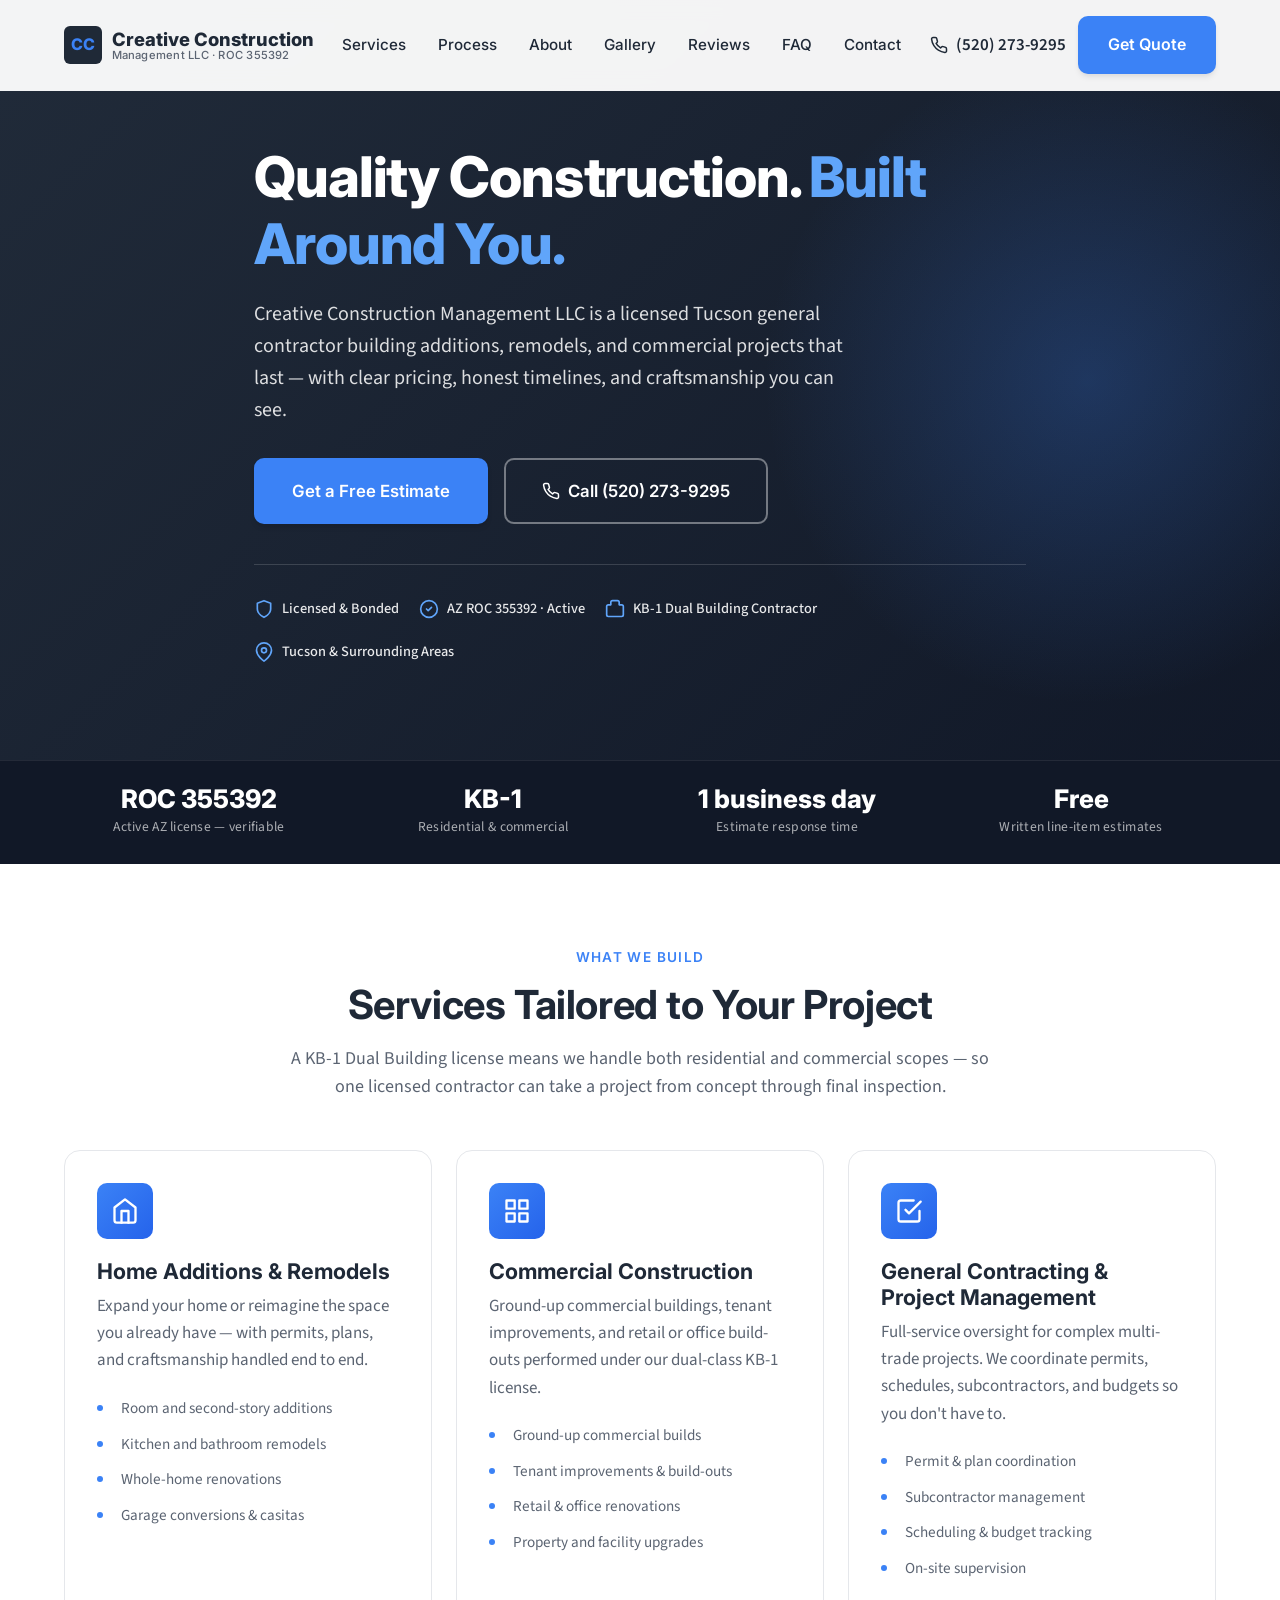
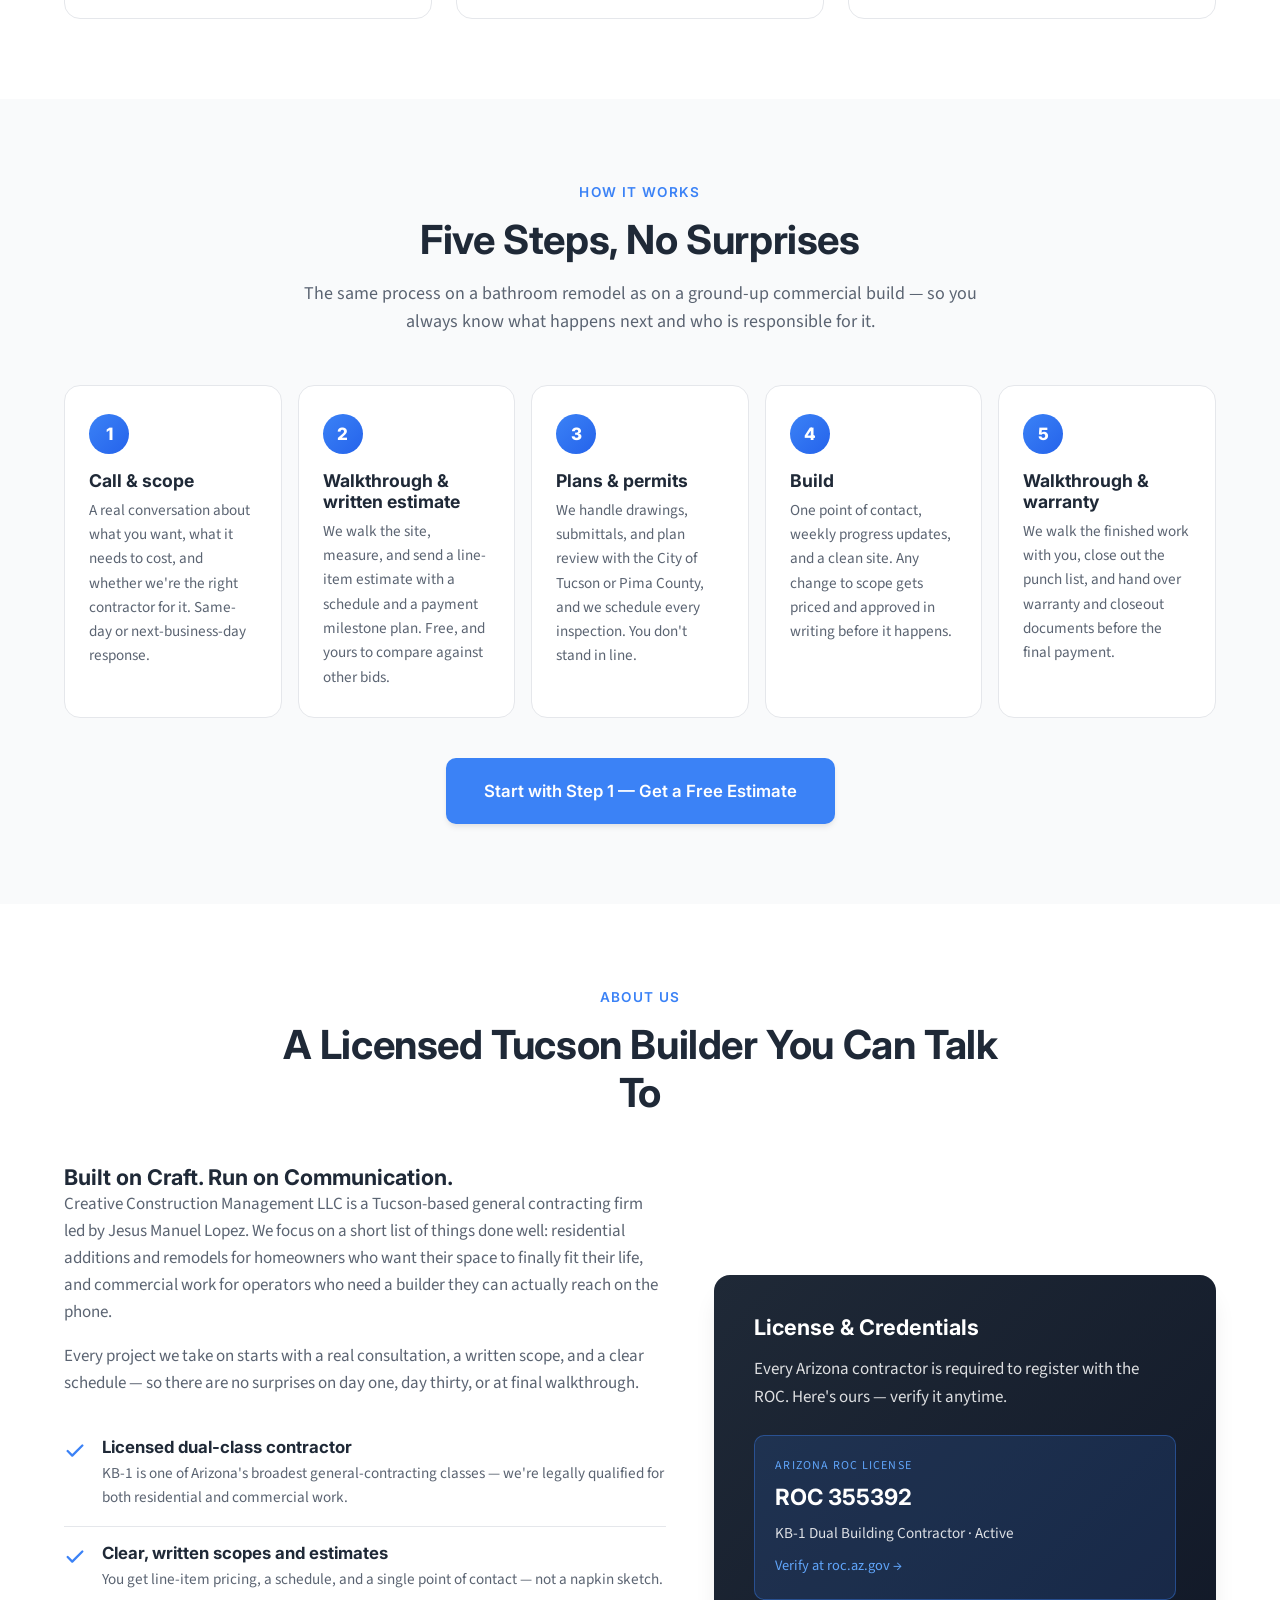
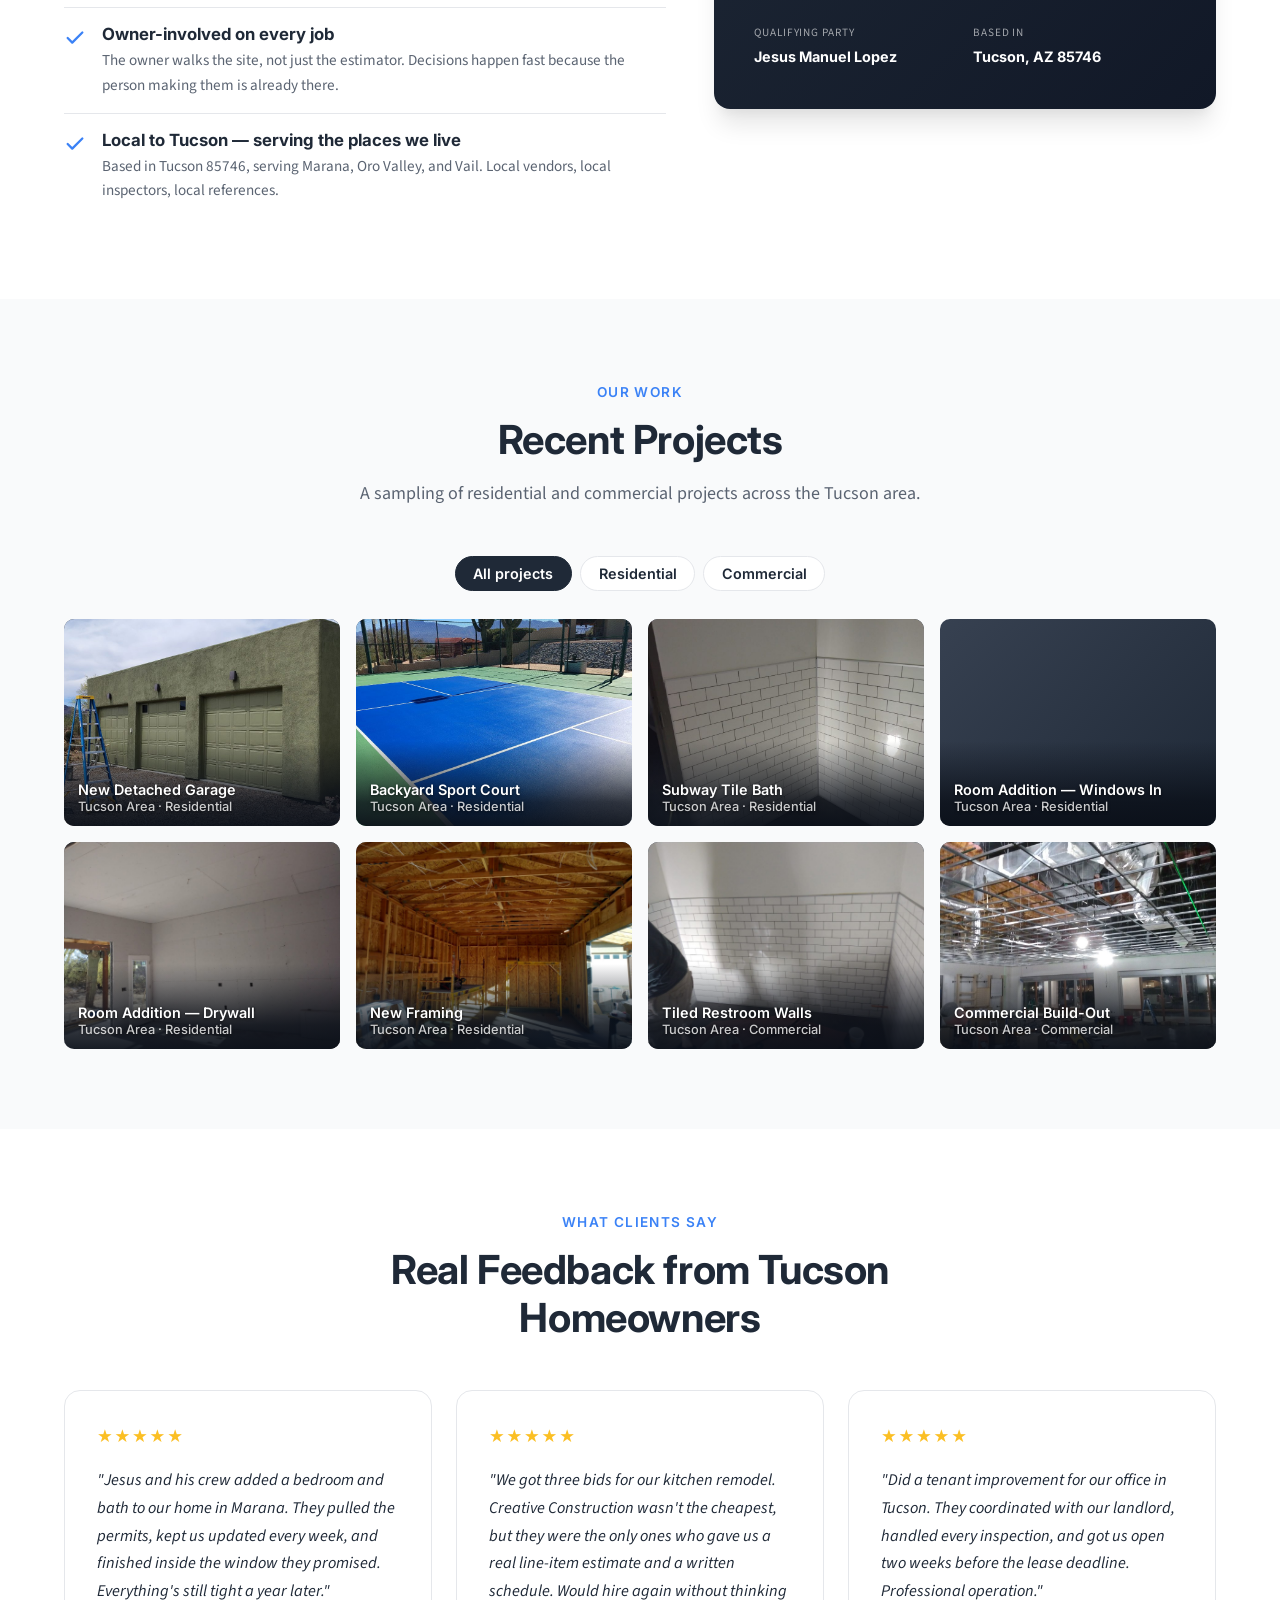
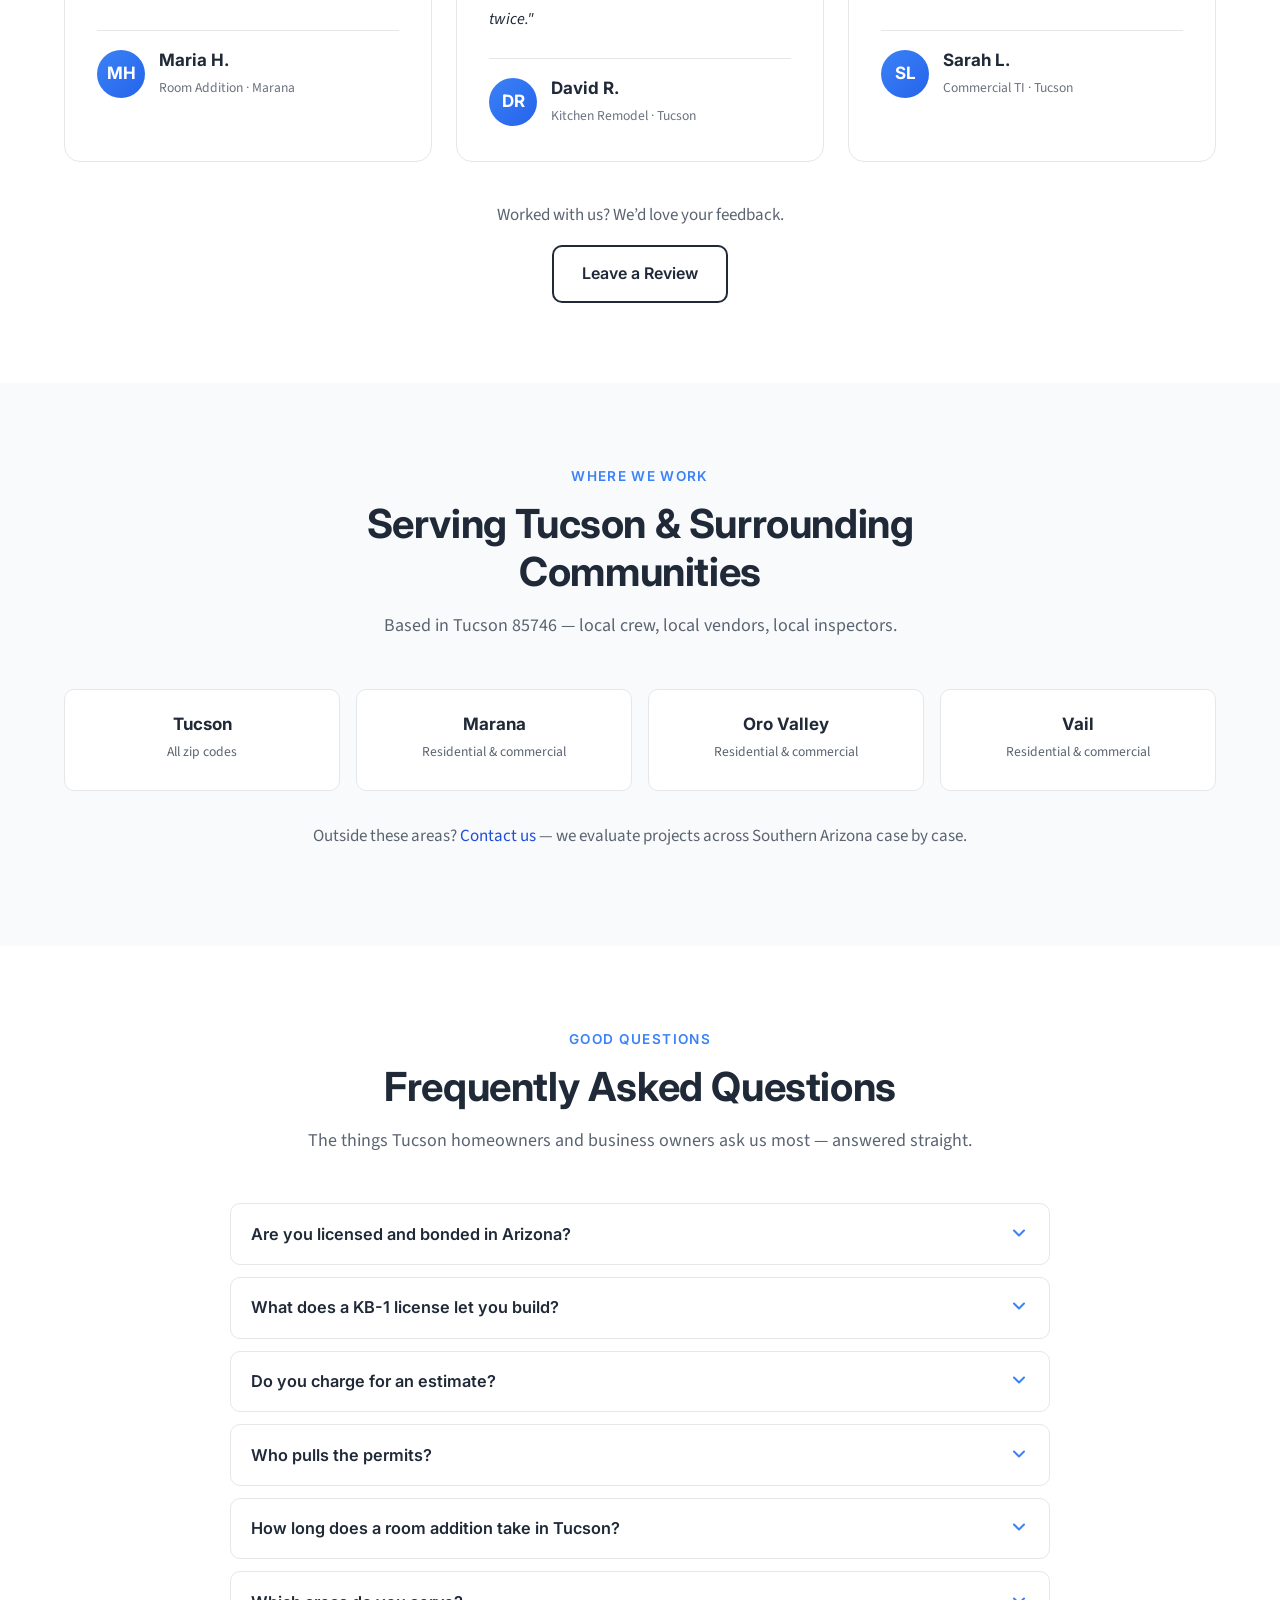
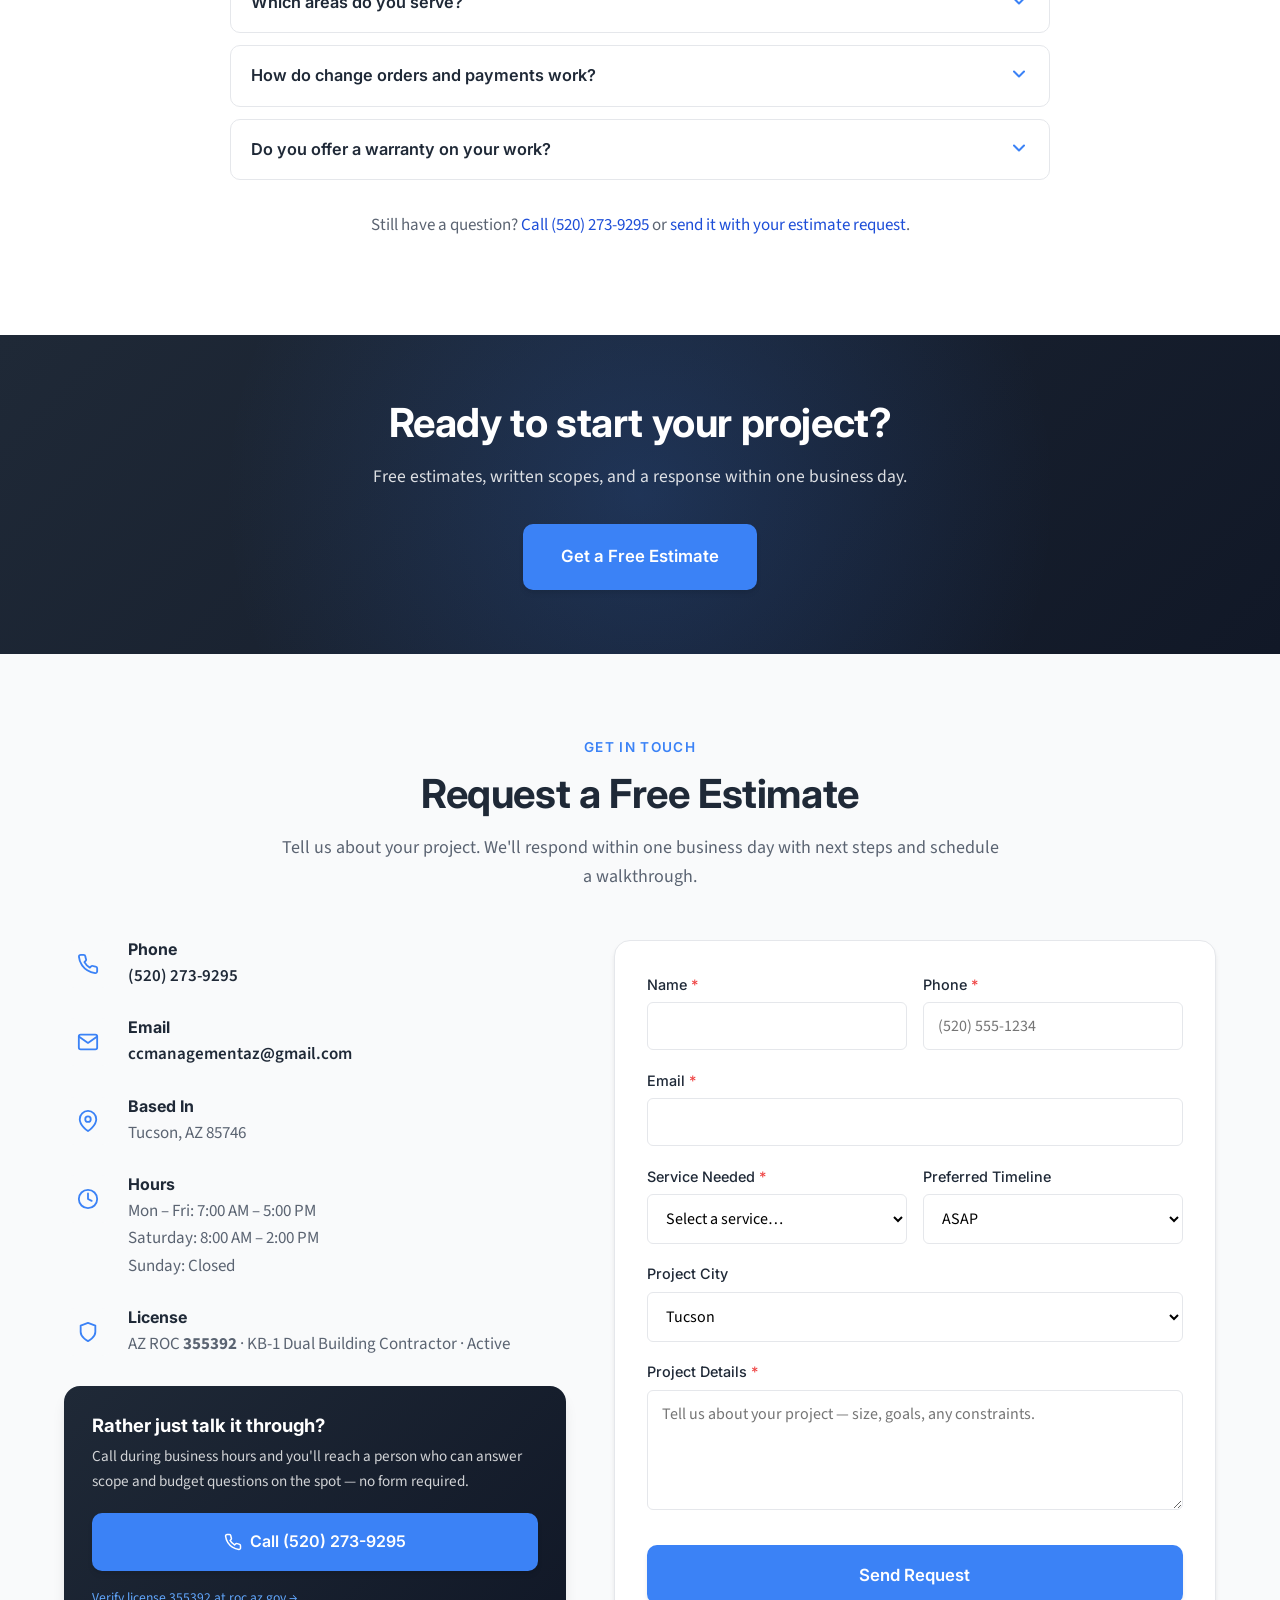
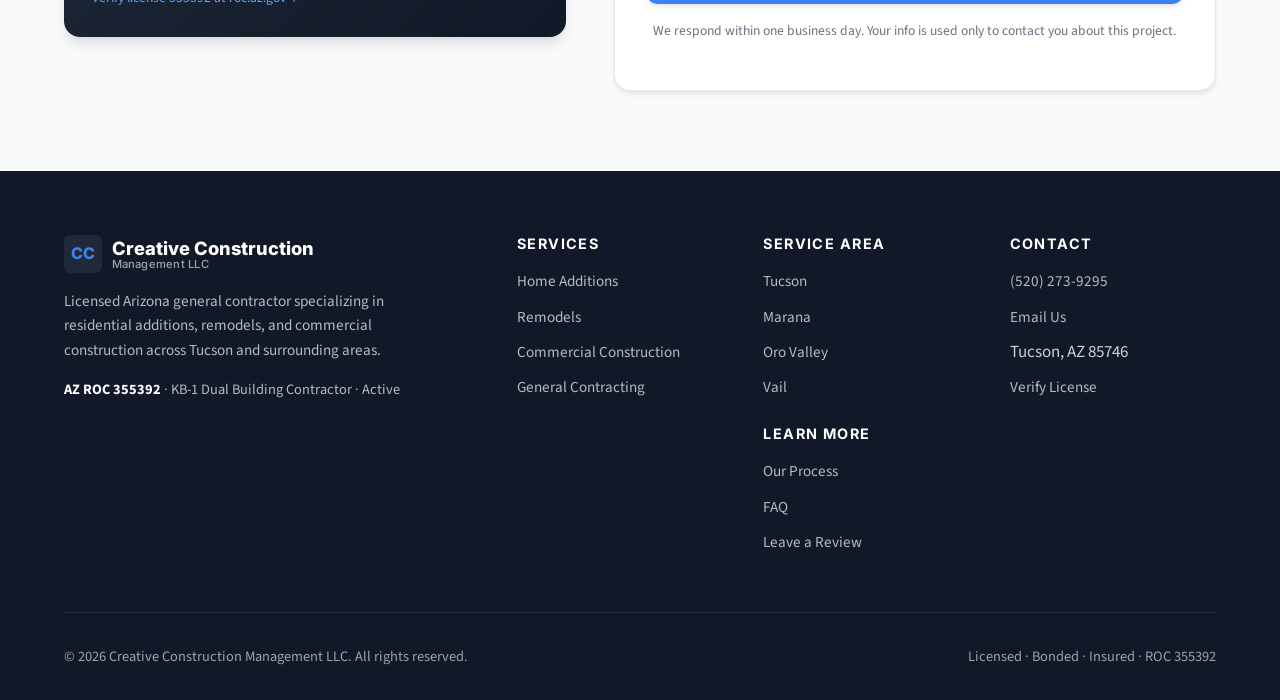
<file: index.html>
<!DOCTYPE html>
<html lang="en">
<head>
<meta charset="UTF-8" />
<meta name="viewport" content="width=device-width, initial-scale=1.0" />
<title>Creative Construction Management LLC | Licensed Tucson General Contractor | ROC 355392</title>
<meta name="description" content="Licensed KB-1 Dual Building Contractor in Tucson, AZ. Home additions, remodels, and commercial construction. ROC 355392. Call (520) 273-9295 for a free estimate." />
<meta name="keywords" content="Tucson general contractor, home additions Tucson, remodel Tucson, commercial construction Tucson, licensed contractor AZ, ROC 355392, KB-1 contractor, Marana contractor, Oro Valley contractor, Vail contractor" />
<meta name="author" content="Creative Construction Management LLC" />
<meta name="robots" content="index, follow" />
<meta name="theme-color" content="#1f2937" />
<meta name="format-detection" content="telephone=yes" />
<meta name="geo.region" content="US-AZ" />
<meta name="geo.placename" content="Tucson, Arizona" />
<link rel="canonical" href="https://creativeconstructionmanagementaz.com/" />

<!-- Open Graph -->
<meta property="og:type" content="website" />
<meta property="og:title" content="Creative Construction Management LLC | Licensed Tucson Contractor" />
<meta property="og:description" content="Quality Construction. Built Around You. Licensed KB-1 contractor serving Tucson, Marana, Oro Valley, and Vail. ROC 355392." />
<meta property="og:url" content="https://creativeconstructionmanagementaz.com/" />
<meta property="og:site_name" content="Creative Construction Management LLC" />
<meta property="og:locale" content="en_US" />
<meta property="og:image" content="https://creativeconstructionmanagementaz.com/og-image.png" />
<meta property="og:image:width" content="1200" />
<meta property="og:image:height" content="630" />
<meta property="og:image:type" content="image/png" />
<meta property="og:image:alt" content="Creative Construction Management LLC — Quality Construction. Built Around You. Licensed Tucson contractor, AZ ROC 355392." />

<!-- Twitter Card -->
<meta name="twitter:card" content="summary_large_image" />
<meta name="twitter:title" content="Creative Construction Management LLC | Tucson Contractor" />
<meta name="twitter:description" content="Licensed home additions, remodels, and commercial construction in Tucson, AZ. ROC 355392." />
<meta name="twitter:image" content="https://creativeconstructionmanagementaz.com/og-image.png" />

<!-- Favicon (inline SVG) -->
<link rel="icon" href="data:image/svg+xml,<svg xmlns='http://www.w3.org/2000/svg' viewBox='0 0 64 64'><rect width='64' height='64' rx='10' fill='%231f2937'/><text x='50%25' y='58%25' font-family='Inter,sans-serif' font-size='34' font-weight='800' fill='%233b82f6' text-anchor='middle'>CC</text></svg>" />

<!-- Google Fonts -->
<link rel="preconnect" href="https://fonts.googleapis.com" />
<link rel="preconnect" href="https://fonts.gstatic.com" crossorigin />
<link rel="preload" as="style" href="https://fonts.googleapis.com/css2?family=Inter:wght@400;500;600;700;800&family=Source+Sans+3:wght@400;500;600;700&display=swap" />
<link href="https://fonts.googleapis.com/css2?family=Inter:wght@400;500;600;700;800&family=Source+Sans+3:wght@400;500;600;700&display=swap" rel="stylesheet" />

<!-- JSON-LD: LocalBusiness -->
<script type="application/ld+json">
{
  "@context": "https://schema.org",
  "@type": "GeneralContractor",
  "name": "Creative Construction Management LLC",
  "alternateName": "Creative Construction Management",
  "description": "Licensed KB-1 Dual Building Contractor serving Tucson, Arizona. Specializing in home additions, remodels, commercial construction, and general contracting project management. ROC 355392.",
  "url": "https://creativeconstructionmanagementaz.com/",
  "telephone": "+1-520-273-9295",
  "email": "ccmanagementaz@gmail.com",
  "image": "https://creativeconstructionmanagementaz.com/og-image.png",
  "logo": "https://creativeconstructionmanagementaz.com/logo.svg",
  "address": {
    "@type": "PostalAddress",
    "addressLocality": "Tucson",
    "addressRegion": "AZ",
    "postalCode": "85746",
    "addressCountry": "US"
  },
  "geo": {
    "@type": "GeoCoordinates",
    "latitude": "32.1540",
    "longitude": "-111.0351"
  },
  "areaServed": [
    { "@type": "City", "name": "Tucson" },
    { "@type": "City", "name": "Marana" },
    { "@type": "City", "name": "Oro Valley" },
    { "@type": "City", "name": "Vail" }
  ],
  "hasCredential": {
    "@type": "EducationalOccupationalCredential",
    "credentialCategory": "Arizona ROC License",
    "name": "KB-1 Dual Building Contractor",
    "identifier": "355392",
    "recognizedBy": {
      "@type": "GovernmentOrganization",
      "name": "Arizona Registrar of Contractors",
      "url": "https://roc.az.gov/"
    }
  },
  "priceRange": "$$",
  "paymentAccepted": ["Cash", "Check", "Credit Card"],
  "currenciesAccepted": "USD",
  "openingHoursSpecification": [
    {
      "@type": "OpeningHoursSpecification",
      "dayOfWeek": ["Monday","Tuesday","Wednesday","Thursday","Friday"],
      "opens": "07:00",
      "closes": "17:00"
    },
    {
      "@type": "OpeningHoursSpecification",
      "dayOfWeek": "Saturday",
      "opens": "08:00",
      "closes": "14:00"
    }
  ],
  "founder": { "@type": "Person", "name": "Jesus Manuel Lopez" },
  "slogan": "Quality Construction. Built Around You."
}
</script>

<!-- JSON-LD: Services -->
<script type="application/ld+json">
{
  "@context": "https://schema.org",
  "@type": "ItemList",
  "name": "Creative Construction Management Services",
  "itemListElement": [
    {
      "@type": "Service",
      "position": 1,
      "name": "Home Additions & Remodels",
      "serviceType": "Residential Construction",
      "provider": { "@type": "GeneralContractor", "name": "Creative Construction Management LLC", "identifier": "ROC 355392" },
      "areaServed": ["Tucson, AZ", "Marana, AZ", "Oro Valley, AZ", "Vail, AZ"],
      "description": "Room additions, kitchen and bathroom remodels, whole-home renovations, and custom upgrades for Tucson-area homeowners. Permits, plans, and project management handled end-to-end."
    },
    {
      "@type": "Service",
      "position": 2,
      "name": "Commercial Construction",
      "serviceType": "Commercial Construction",
      "provider": { "@type": "GeneralContractor", "name": "Creative Construction Management LLC", "identifier": "ROC 355392" },
      "areaServed": ["Tucson, AZ", "Marana, AZ", "Oro Valley, AZ", "Vail, AZ"],
      "description": "Ground-up commercial buildings, tenant improvements, and retail or office build-outs. KB-1 dual license covers both residential and commercial scopes."
    },
    {
      "@type": "Service",
      "position": 3,
      "name": "General Contracting & Project Management",
      "serviceType": "Construction Project Management",
      "provider": { "@type": "GeneralContractor", "name": "Creative Construction Management LLC", "identifier": "ROC 355392" },
      "areaServed": ["Tucson, AZ", "Marana, AZ", "Oro Valley, AZ", "Vail, AZ"],
      "description": "Full-service general contracting: permit coordination, subcontractor management, scheduling, budgets, and on-site supervision from pre-construction through final inspection."
    }
  ]
}
</script>

<!-- JSON-LD: FAQPage -->
<script type="application/ld+json">
{
  "@context": "https://schema.org",
  "@type": "FAQPage",
  "mainEntity": [
    {
      "@type": "Question",
      "name": "Is Creative Construction Management a licensed contractor in Arizona?",
      "acceptedAnswer": {
        "@type": "Answer",
        "text": "Yes. Creative Construction Management LLC is a fully licensed Arizona contractor holding a KB-1 Dual Building Contractor license, ROC 355392, in active status. The license covers both residential and commercial general construction and can be verified on the Arizona Registrar of Contractors website at roc.az.gov."
      }
    },
    {
      "@type": "Question",
      "name": "What areas around Tucson do you serve?",
      "acceptedAnswer": {
        "@type": "Answer",
        "text": "We serve Tucson and the surrounding communities including Marana, Oro Valley, and Vail. For projects outside these areas in Southern Arizona, call (520) 273-9295 to discuss feasibility."
      }
    },
    {
      "@type": "Question",
      "name": "Do you offer free estimates?",
      "acceptedAnswer": {
        "@type": "Answer",
        "text": "Yes. Free, no-obligation estimates are available for home additions, remodels, and commercial projects in our service area. Request one using the quote form on this site or call (520) 273-9295. We typically respond within one business day."
      }
    },
    {
      "@type": "Question",
      "name": "What does your project process look like?",
      "acceptedAnswer": {
        "@type": "Answer",
        "text": "Every project follows a clear four-step process: (1) consultation and on-site assessment, (2) detailed written estimate and project plan, (3) permits, scheduling, and construction with regular progress updates, (4) final walkthrough, inspection, and warranty handoff. Most residential remodels begin within two to four weeks of contract signing, depending on scope and permit timing."
      }
    },
    {
      "@type": "Question",
      "name": "Does your KB-1 license cover both residential and commercial work?",
      "acceptedAnswer": {
        "@type": "Answer",
        "text": "Yes. A KB-1 is a Dual Building Contractor license, which means we are legally permitted to perform both residential (homes, additions, remodels) and commercial (retail, office, light industrial) general construction in the state of Arizona. This is one of the broadest general-contracting license classes issued by the Arizona ROC."
      }
    },
    {
      "@type": "Question",
      "name": "How long do home additions and remodels typically take?",
      "acceptedAnswer": {
        "@type": "Answer",
        "text": "Timeline depends on scope. A bathroom remodel typically runs three to six weeks. A kitchen remodel runs six to ten weeks. Room additions commonly take three to six months from permit approval to final inspection. We provide a realistic written schedule with every estimate so you know what to expect."
      }
    }
  ]
}
</script>

<!-- JSON-LD: Organization -->
<script type="application/ld+json">
{
  "@context": "https://schema.org",
  "@type": "Organization",
  "name": "Creative Construction Management LLC",
  "url": "https://creativeconstructionmanagementaz.com/",
  "telephone": "+1-520-273-9295",
  "email": "ccmanagementaz@gmail.com",
  "contactPoint": {
    "@type": "ContactPoint",
    "telephone": "+1-520-273-9295",
    "email": "ccmanagementaz@gmail.com",
    "contactType": "Customer Service",
    "areaServed": "US-AZ",
    "availableLanguage": ["English", "Spanish"]
  },
  "address": {
    "@type": "PostalAddress",
    "addressLocality": "Tucson",
    "addressRegion": "AZ",
    "postalCode": "85746",
    "addressCountry": "US"
  }
}
</script>

<!-- JSON-LD: FAQPage -->
<script type="application/ld+json">
{
  "@context": "https://schema.org",
  "@type": "FAQPage",
  "mainEntity": [
    {
      "@type": "Question",
      "name": "Are you licensed and bonded in Arizona?",
      "acceptedAnswer": {
        "@type": "Answer",
        "text": "Yes. Creative Construction Management LLC holds Arizona ROC license 355392 as a KB-1 Dual Building Contractor, and we are bonded and insured. You can verify the license yourself at roc.az.gov using license number 355392."
      }
    },
    {
      "@type": "Question",
      "name": "What does a KB-1 license let you build?",
      "acceptedAnswer": {
        "@type": "Answer",
        "text": "KB-1 Dual Building Contractor is one of Arizona's broadest general contracting classifications. It covers both residential and commercial building, so a single licensed contractor can carry a project from plans and permits through final inspection without handing scopes off to a second general."
      }
    },
    {
      "@type": "Question",
      "name": "Do you charge for an estimate?",
      "acceptedAnswer": {
        "@type": "Answer",
        "text": "No. Estimates are free. We do a site walkthrough, talk through scope and budget, and send a written line-item estimate with a schedule. We respond to new requests within one business day."
      }
    },
    {
      "@type": "Question",
      "name": "Who pulls the permits?",
      "acceptedAnswer": {
        "@type": "Answer",
        "text": "We do. Permit applications, plan coordination, and scheduling inspections with the City of Tucson or Pima County are part of our scope on every permitted project."
      }
    },
    {
      "@type": "Question",
      "name": "How long does a room addition take in Tucson?",
      "acceptedAnswer": {
        "@type": "Answer",
        "text": "Most room additions run roughly three to five months from signed contract to final inspection, with four to eight weeks of that spent in plan review and permitting before any ground is broken. Your written schedule gives dates specific to your project and jurisdiction."
      }
    },
    {
      "@type": "Question",
      "name": "Which areas do you serve?",
      "acceptedAnswer": {
        "@type": "Answer",
        "text": "Tucson and the surrounding communities, including Marana, Oro Valley, and Vail. We evaluate projects elsewhere in Southern Arizona case by case."
      }
    },
    {
      "@type": "Question",
      "name": "How do change orders and payments work?",
      "acceptedAnswer": {
        "@type": "Answer",
        "text": "Payments follow a progress schedule tied to milestones that is written into your contract, not a single lump sum up front. Any change to scope is priced and approved in writing before the work happens, so the number you approved is the number you pay."
      }
    },
    {
      "@type": "Question",
      "name": "Do you offer a warranty on your work?",
      "acceptedAnswer": {
        "@type": "Answer",
        "text": "Yes. Workmanship is warranted after final walkthrough, and manufacturer warranties on materials and fixtures are passed through to you with the closeout documents. Arizona ROC rules also give licensed work additional recourse through the Registrar."
      }
    }
  ]
}
</script>

<!-- JSON-LD: WebSite -->
<script type="application/ld+json">
{
  "@context": "https://schema.org",
  "@type": "WebSite",
  "name": "Creative Construction Management LLC",
  "url": "https://creativeconstructionmanagementaz.com/",
  "inLanguage": "en-US",
  "publisher": { "@type": "Organization", "name": "Creative Construction Management LLC" }
}
</script>

<style>
:root {
  --primary: #1f2937;
  --primary-light: #374151;
  --primary-dark: #111827;
  --accent: #3b82f6;
  --accent-light: #60a5fa;
  --accent-dark: #2563eb;
  --text: #1f2937;
  --text-light: #5b6472;   /* 6.0:1 on white */
  --text-muted: #6b7280;   /* 5.0:1 on white — was #9ca3af (2.5:1, failed AA) */
  --link: #1d4ed8;         /* 6.3:1 on white — body links */
  --bg: #ffffff;
  --bg-alt: #f9fafb;
  --bg-card: #ffffff;
  --border: #e5e7eb;
  --shadow-sm: 0 1px 2px rgba(0,0,0,.05);
  --shadow-md: 0 4px 6px -1px rgba(0,0,0,.08), 0 2px 4px -1px rgba(0,0,0,.04);
  --shadow-lg: 0 10px 15px -3px rgba(0,0,0,.1), 0 4px 6px -2px rgba(0,0,0,.05);
  --shadow-xl: 0 20px 25px -5px rgba(0,0,0,.1), 0 10px 10px -5px rgba(0,0,0,.04);
  --radius-sm: 6px;
  --radius: 10px;
  --radius-lg: 16px;
  --font-heading: 'Inter', system-ui, sans-serif;
  --font-body: 'Source Sans 3', system-ui, sans-serif;
  --container: 1200px;
}

* { margin: 0; padding: 0; box-sizing: border-box; }
html { scroll-behavior: smooth; }
/* Offset in-page jumps so targets clear the fixed navbar */
section[id], header[id], #quoteForm { scroll-margin-top: 96px; }
body {
  font-family: var(--font-body);
  font-size: 17px;
  line-height: 1.6;
  color: var(--text);
  background: var(--bg);
  -webkit-font-smoothing: antialiased;
}
h1, h2, h3, h4 { font-family: var(--font-heading); font-weight: 700; line-height: 1.2; color: var(--primary); }
h1 { font-size: clamp(2rem, 5vw, 3.5rem); font-weight: 800; letter-spacing: -.02em; }
h2 { font-size: clamp(1.75rem, 3.5vw, 2.5rem); letter-spacing: -.01em; }
h3 { font-size: 1.35rem; }
p { margin-bottom: 1rem; color: var(--text-light); }
a { color: var(--link); text-decoration: none; transition: color .2s; }
a:hover { color: var(--accent-dark); }
img { max-width: 100%; height: auto; display: block; }

/* Visible keyboard focus on everything, not just inputs */
:focus-visible {
  outline: 3px solid var(--accent-dark);
  outline-offset: 2px;
  border-radius: 4px;
}

/* Skip link */
.skip-link {
  position: absolute;
  left: 1rem;
  top: -4rem;
  z-index: 200;
  background: var(--primary-dark);
  color: #fff;
  padding: .75rem 1.25rem;
  border-radius: var(--radius-sm);
  font-family: var(--font-heading);
  font-weight: 600;
  transition: top .2s;
}
.skip-link:focus { top: 1rem; color: #fff; }

.visually-hidden {
  position: absolute !important;
  width: 1px; height: 1px;
  margin: -1px; padding: 0;
  overflow: hidden;
  clip: rect(0 0 0 0);
  white-space: nowrap;
  border: 0;
}

/* Respect the OS "reduce motion" setting */
@media (prefers-reduced-motion: reduce) {
  html { scroll-behavior: auto; }
  *, *::before, *::after {
    animation-duration: .001ms !important;
    animation-iteration-count: 1 !important;
    transition-duration: .001ms !important;
    scroll-behavior: auto !important;
  }
  .reveal { opacity: 1 !important; transform: none !important; }
}

.container { max-width: var(--container); margin: 0 auto; padding: 0 1.5rem; }
.section { padding: 5rem 0; }
.section-alt { background: var(--bg-alt); }
.section-header { text-align: center; max-width: 720px; margin: 0 auto 3rem; }
.section-header .eyebrow {
  display: inline-block;
  font-family: var(--font-heading);
  font-size: .85rem;
  font-weight: 600;
  color: var(--accent);
  text-transform: uppercase;
  letter-spacing: .1em;
  margin-bottom: .75rem;
}
.section-header h2 { margin-bottom: 1rem; }
.section-header p { font-size: 1.125rem; }

/* Buttons */
.btn {
  display: inline-flex;
  align-items: center;
  justify-content: center;
  gap: .5rem;
  padding: .9rem 1.75rem;
  border-radius: var(--radius);
  font-family: var(--font-heading);
  font-weight: 600;
  font-size: 1rem;
  cursor: pointer;
  border: 2px solid transparent;
  transition: all .2s;
  white-space: nowrap;
  text-decoration: none;
}
.btn-primary {
  background: var(--accent);
  color: #fff;
  box-shadow: var(--shadow-md);
}
.btn-primary:hover { background: var(--accent-dark); color: #fff; transform: translateY(-2px); box-shadow: var(--shadow-lg); }
.btn-secondary {
  background: #fff;
  color: var(--primary);
  border-color: var(--primary);
}
.btn-secondary:hover { background: var(--primary); color: #fff; }
.btn-ghost { background: transparent; color: #fff; border-color: rgba(255,255,255,.4); }
.btn-ghost:hover { background: rgba(255,255,255,.1); color: #fff; border-color: #fff; }
.btn-lg { padding: 1.1rem 2.25rem; font-size: 1.05rem; }

/* Nav */
.nav {
  position: fixed;
  top: 0; left: 0; right: 0;
  z-index: 100;
  background: rgba(255,255,255,.95);
  backdrop-filter: blur(10px);
  border-bottom: 1px solid transparent;
  transition: all .3s;
}
.nav.scrolled { box-shadow: var(--shadow-md); border-bottom-color: var(--border); }
.nav-inner {
  display: flex;
  align-items: center;
  justify-content: space-between;
  padding: 1rem 1.5rem;
  max-width: var(--container);
  margin: 0 auto;
}
.nav-logo {
  display: flex;
  align-items: center;
  gap: .6rem;
  font-family: var(--font-heading);
  font-weight: 800;
  font-size: 1.15rem;
  color: var(--primary);
}
.nav-logo-mark {
  width: 38px; height: 38px;
  background: var(--primary);
  border-radius: var(--radius-sm);
  display: flex; align-items: center; justify-content: center;
  color: var(--accent);
  font-weight: 800;
  font-size: 1rem;
}
.nav-logo-text { line-height: 1.1; }
.nav-logo-text small { display: block; font-size: .7rem; font-weight: 500; color: var(--text-light); letter-spacing: .02em; }
.nav-links {
  display: flex;
  align-items: center;
  gap: 2rem;
  list-style: none;
}
.nav-links a {
  font-family: var(--font-heading);
  color: var(--primary);
  font-weight: 500;
  font-size: .95rem;
}
.nav-links a:hover { color: var(--accent); }
.nav-cta { display: flex; align-items: center; gap: .75rem; }
.nav-phone {
  display: none;
  align-items: center;
  gap: .5rem;
  color: var(--primary);
  font-weight: 600;
}
.mobile-toggle {
  display: none;
  background: none;
  border: none;
  cursor: pointer;
  padding: .5rem;
  color: var(--primary);
}
.mobile-toggle svg { width: 28px; height: 28px; }

@media (max-width: 900px) {
  .nav-links {
    position: fixed;
    top: 70px;
    left: 0; right: 0;
    flex-direction: column;
    background: #fff;
    padding: 1.5rem;
    gap: 1rem;
    box-shadow: var(--shadow-lg);
    transform: translateY(-150%);
    transition: transform .3s;
    align-items: flex-start;
  }
  .nav-links.open { transform: translateY(0); }
  .mobile-toggle { display: block; }
  .nav-cta .btn { display: none; }
}
@media (min-width: 901px) {
  .nav-phone { display: flex; }
}

/* Hero */
.hero {
  background:
    linear-gradient(135deg, rgba(31,41,55,.92) 0%, rgba(17,24,39,.88) 100%),
    linear-gradient(135deg, #334155 0%, #0f172a 100%);
  color: #fff;
  padding: 9rem 0 6rem;
  position: relative;
  overflow: hidden;
}
.hero::before {
  content: '';
  position: absolute;
  top: 0; right: -15%;
  width: 60%; height: 100%;
  background: radial-gradient(circle, rgba(59,130,246,.25) 0%, transparent 60%);
  pointer-events: none;
}
.hero-inner { position: relative; z-index: 1; max-width: 820px; }
.hero h1 { color: #fff; margin-bottom: 1.25rem; }
.hero h1 .accent { color: var(--accent-light); }
.hero-tagline {
  font-size: 1.25rem;
  color: rgba(255,255,255,.85);
  margin-bottom: 2rem;
  max-width: 600px;
}
.hero-ctas { display: flex; gap: 1rem; flex-wrap: wrap; margin-bottom: 2.5rem; }
.hero-badges {
  display: flex;
  gap: 1.25rem;
  flex-wrap: wrap;
  padding-top: 2rem;
  border-top: 1px solid rgba(255,255,255,.15);
}
.badge {
  display: flex;
  align-items: center;
  gap: .5rem;
  font-size: .9rem;
  color: rgba(255,255,255,.9);
  font-weight: 500;
}
.badge svg { color: var(--accent-light); }

/* Services */
.services-grid {
  display: grid;
  grid-template-columns: repeat(auto-fit, minmax(300px, 1fr));
  gap: 1.5rem;
}
.service-card {
  background: var(--bg-card);
  border: 1px solid var(--border);
  border-radius: var(--radius-lg);
  padding: 2rem;
  transition: all .3s;
  position: relative;
  overflow: hidden;
}
.service-card::before {
  content: '';
  position: absolute;
  top: 0; left: 0;
  width: 4px; height: 100%;
  background: var(--accent);
  transform: scaleY(0);
  transform-origin: top;
  transition: transform .3s;
}
.service-card:hover { border-color: var(--accent); box-shadow: var(--shadow-lg); transform: translateY(-4px); }
.service-card:hover::before { transform: scaleY(1); }
.service-icon {
  width: 56px; height: 56px;
  background: linear-gradient(135deg, var(--accent) 0%, var(--accent-dark) 100%);
  border-radius: var(--radius);
  display: flex; align-items: center; justify-content: center;
  color: #fff;
  margin-bottom: 1.25rem;
}
.service-card h3 { margin-bottom: .5rem; }
.service-card ul {
  list-style: none;
  margin-top: 1rem;
}
.service-card ul li {
  padding: .35rem 0 .35rem 1.5rem;
  position: relative;
  color: var(--text-light);
  font-size: .95rem;
}
.service-card ul li::before {
  content: '';
  position: absolute;
  left: 0; top: .9rem;
  width: 6px; height: 6px;
  background: var(--accent);
  border-radius: 50%;
}

/* About */
.about-grid {
  display: grid;
  grid-template-columns: 1.2fr 1fr;
  gap: 3rem;
  align-items: center;
}
@media (max-width: 800px) { .about-grid { grid-template-columns: 1fr; } }
.about-card {
  background: linear-gradient(135deg, var(--primary) 0%, var(--primary-dark) 100%);
  color: #fff;
  border-radius: var(--radius-lg);
  padding: 2.5rem;
  box-shadow: var(--shadow-xl);
}
.about-card h3 { color: #fff; margin-bottom: 1rem; }
.about-card .roc-card {
  background: rgba(59,130,246,.15);
  border: 1px solid rgba(59,130,246,.4);
  border-radius: var(--radius);
  padding: 1.25rem;
  margin: 1.5rem 0;
}
.about-card .roc-card small {
  display: block;
  font-size: .75rem;
  text-transform: uppercase;
  letter-spacing: .1em;
  color: var(--accent-light);
  margin-bottom: .25rem;
}
.about-card .roc-card strong { font-size: 1.4rem; font-family: var(--font-heading); }
.about-card .roc-card a { display: inline-block; margin-top: .5rem; color: var(--accent-light); font-size: .9rem; }
.about-card p { color: rgba(255,255,255,.85); }
.why-list { list-style: none; margin-top: 1.5rem; }
.why-list li {
  display: flex;
  gap: 1rem;
  padding: 1rem 0;
  border-bottom: 1px solid var(--border);
}
.why-list li:last-child { border-bottom: none; }
.why-list svg {
  flex-shrink: 0;
  color: var(--accent);
  margin-top: .2rem;
}
.why-list h4 { font-size: 1.05rem; margin-bottom: .25rem; color: var(--primary); }
.why-list p { font-size: .95rem; margin: 0; }

/* Gallery */
.gallery-grid {
  display: grid;
  grid-template-columns: repeat(auto-fit, minmax(250px, 1fr));
  gap: 1rem;
}
.gallery-item {
  aspect-ratio: 4/3;
  border-radius: var(--radius);
  background: linear-gradient(135deg, var(--primary-light) 0%, var(--primary) 100%);
  cursor: pointer;
  position: relative;
  overflow: hidden;
}
.gallery-item img {
  width: 100%;
  height: 100%;
  object-fit: cover;
  display: block;
  transition: transform .45s ease;
}
.gallery-item:hover img { transform: scale(1.06); }
/* Gallery captions are styled on figcaption in the additions block below. */

/* Reviews */
.reviews-grid {
  display: grid;
  grid-template-columns: repeat(auto-fit, minmax(300px, 1fr));
  gap: 1.5rem;
}
.review-card {
  background: #fff;
  border: 1px solid var(--border);
  border-radius: var(--radius-lg);
  padding: 2rem;
  position: relative;
}
.review-stars {
  color: #fbbf24;
  font-size: 1.1rem;
  margin-bottom: 1rem;
  letter-spacing: .1em;
}
.review-text {
  font-size: 1.02rem;
  color: var(--text);
  font-style: italic;
  margin-bottom: 1.5rem;
  line-height: 1.7;
}
.review-author {
  display: flex;
  align-items: center;
  gap: .9rem;
  padding-top: 1rem;
  border-top: 1px solid var(--border);
}
.review-avatar {
  width: 48px; height: 48px;
  border-radius: 50%;
  background: linear-gradient(135deg, var(--accent) 0%, var(--accent-dark) 100%);
  color: #fff;
  display: flex; align-items: center; justify-content: center;
  font-family: var(--font-heading);
  font-weight: 700;
}
.review-author strong { display: block; color: var(--primary); font-family: var(--font-heading); }
.review-author small { color: var(--text-muted); font-size: .85rem; }

/* Service Area */
.area-grid {
  display: grid;
  grid-template-columns: repeat(auto-fit, minmax(200px, 1fr));
  gap: 1rem;
}
.area-card {
  background: #fff;
  border: 1px solid var(--border);
  border-radius: var(--radius);
  padding: 1.5rem;
  text-align: center;
  transition: all .2s;
}
.area-card:hover {
  border-color: var(--accent);
  transform: translateY(-2px);
  box-shadow: var(--shadow-md);
}
.area-card h4 { color: var(--primary); margin-bottom: .25rem; }
.area-card small { color: var(--text-light); font-size: .85rem; }

/* Contact */
.contact-grid {
  display: grid;
  grid-template-columns: 1fr 1.2fr;
  gap: 3rem;
  align-items: start;
}
@media (max-width: 800px) { .contact-grid { grid-template-columns: 1fr; } }
.contact-info { }
.contact-info-item {
  display: flex;
  gap: 1rem;
  margin-bottom: 1.75rem;
}
.contact-info-icon {
  flex-shrink: 0;
  width: 48px; height: 48px;
  background: var(--bg-alt);
  border-radius: var(--radius);
  display: flex; align-items: center; justify-content: center;
  color: var(--accent);
}
.contact-info-item h4 { color: var(--primary); font-size: 1rem; margin-bottom: .25rem; }
.contact-info-item p { margin: 0; }
.contact-info-item a { color: var(--primary); font-weight: 600; }

.contact-form {
  background: #fff;
  border: 1px solid var(--border);
  border-radius: var(--radius-lg);
  padding: 2rem;
  box-shadow: var(--shadow-md);
}
.form-row {
  display: grid;
  grid-template-columns: 1fr 1fr;
  gap: 1rem;
}
@media (max-width: 600px) { .form-row { grid-template-columns: 1fr; } }
.form-group { margin-bottom: 1.15rem; }
.form-group label {
  display: block;
  font-family: var(--font-heading);
  font-weight: 500;
  font-size: .9rem;
  color: var(--primary);
  margin-bottom: .4rem;
}
.form-group label .req { color: #ef4444; }
.form-group input,
.form-group select,
.form-group textarea {
  width: 100%;
  padding: .75rem .9rem;
  border: 1px solid var(--border);
  border-radius: var(--radius-sm);
  font-family: var(--font-body);
  font-size: 1rem;
  background: #fff;
  transition: border-color .2s, box-shadow .2s;
}
.form-group input:focus,
.form-group select:focus,
.form-group textarea:focus {
  outline: none;
  border-color: var(--accent);
  box-shadow: 0 0 0 3px rgba(59,130,246,.15);
}
.form-group textarea { resize: vertical; min-height: 120px; }
.form-submit { width: 100%; margin-top: .5rem; }
.form-status {
  margin-top: 1rem;
  padding: 1rem;
  border-radius: var(--radius);
  font-size: .95rem;
  display: none;
}
.form-status.success { background: #d1fae5; color: #065f46; border: 1px solid #10b981; display: block; }
.form-status.error { background: #fee2e2; color: #991b1b; border: 1px solid #ef4444; display: block; }

/* CTA Banner */
.cta-banner {
  background: linear-gradient(135deg, var(--primary) 0%, var(--primary-dark) 100%);
  color: #fff;
  padding: 4rem 1.5rem;
  text-align: center;
  position: relative;
  overflow: hidden;
}
.cta-banner::before {
  content: '';
  position: absolute;
  top: -50%; left: -10%;
  width: 120%; height: 200%;
  background: radial-gradient(circle at center, rgba(59,130,246,.2) 0%, transparent 50%);
}
.cta-banner-inner { position: relative; z-index: 1; max-width: 720px; margin: 0 auto; }
.cta-banner h2 { color: #fff; margin-bottom: 1rem; }
.cta-banner p { color: rgba(255,255,255,.85); font-size: 1.1rem; margin-bottom: 2rem; }
.cta-banner .btn-primary { background: var(--accent); }

/* Footer */
.footer {
  background: var(--primary-dark);
  color: rgba(255,255,255,.8);
  padding: 4rem 0 2rem;
}
.footer-grid {
  display: grid;
  grid-template-columns: 2fr 1fr 1fr 1fr;
  gap: 2.5rem;
  margin-bottom: 3rem;
}
@media (max-width: 800px) { .footer-grid { grid-template-columns: 1fr 1fr; } }
@media (max-width: 500px) { .footer-grid { grid-template-columns: 1fr; } }
.footer h4 {
  color: #fff;
  font-size: .9rem;
  text-transform: uppercase;
  letter-spacing: .1em;
  margin-bottom: 1rem;
}
.footer-brand .nav-logo { color: #fff; margin-bottom: 1rem; }
.footer-brand .nav-logo-text small { color: rgba(255,255,255,.6); }
.footer-brand p { color: rgba(255,255,255,.7); max-width: 340px; font-size: .95rem; }
.footer ul { list-style: none; }
.footer ul li { margin-bottom: .5rem; }
.footer ul a { color: rgba(255,255,255,.7); font-size: .95rem; }
.footer ul a:hover { color: var(--accent-light); }
.footer-bottom {
  padding-top: 2rem;
  border-top: 1px solid rgba(255,255,255,.1);
  display: flex;
  justify-content: space-between;
  flex-wrap: wrap;
  gap: 1rem;
  font-size: .9rem;
  color: rgba(255,255,255,.6);
}
.footer-bottom a { color: rgba(255,255,255,.8); }

/* Scroll animations */
.reveal {
  opacity: 0;
  transform: translateY(30px);
  transition: opacity .7s ease, transform .7s ease;
}
.reveal.visible { opacity: 1; transform: translateY(0); }

/* Click-to-call mobile sticky */
.sticky-call {
  display: none;
  position: fixed;
  bottom: 1rem;
  right: 1rem;
  z-index: 90;
  background: var(--accent);
  color: #fff;
  width: 60px; height: 60px;
  border-radius: 50%;
  box-shadow: var(--shadow-xl);
  align-items: center;
  justify-content: center;
}
@media (max-width: 600px) { .sticky-call { display: flex; } }

/* Print */
@media print {
  .nav, .mobile-toggle, .sticky-call, .hero-ctas, .cta-banner, .footer-bottom { display: none; }
  .hero { background: #fff; color: #000; padding: 2rem 0; }
  .hero h1, .hero h1 .accent, .hero-tagline { color: #000; }
  body { font-size: 11pt; }
}

/* ===================================================================
   Additions: process, FAQ, gallery lightbox + filters, form validation,
   active-nav state, back-to-top, trust strip
   =================================================================== */

/* Active section in the navbar */
.nav-links a {
  position: relative;
  padding-bottom: 2px;
}
.nav-links a::after {
  content: '';
  position: absolute;
  left: 0; right: 0; bottom: -2px;
  height: 2px;
  background: var(--accent);
  transform: scaleX(0);
  transform-origin: left;
  transition: transform .25s;
}
.nav-links a[aria-current="true"] { color: var(--accent-dark); font-weight: 600; }
.nav-links a[aria-current="true"]::after { transform: scaleX(1); }

/* Mobile menu gets its own CTA + phone row (desktop hides them) */
.nav-links .nav-mobile-only { display: none; }
@media (max-width: 900px) {
  .nav-links {
    max-height: calc(100vh - 70px);
    overflow-y: auto;
  }
  .nav-links .nav-mobile-only { display: block; width: 100%; }
  .nav-links .nav-mobile-only .btn { width: 100%; }
  .nav-links a::after { display: none; }
}

/* Trust strip under the hero */
.trust-strip {
  background: var(--primary-dark);
  border-top: 1px solid rgba(255,255,255,.08);
  padding: 1.5rem 0;
}
.trust-strip-inner {
  display: grid;
  /* 140px keeps phones at 2-up instead of a four-row stack. */
  grid-template-columns: repeat(auto-fit, minmax(140px, 1fr));
  gap: 1.25rem 1.5rem;
  text-align: center;
}
@media (max-width: 420px) { .trust-stat strong { font-size: 1.35rem; } }
.trust-stat strong {
  display: block;
  font-family: var(--font-heading);
  font-size: 1.6rem;
  font-weight: 800;
  color: #fff;
  line-height: 1.1;
}
.trust-stat span {
  font-size: .85rem;
  color: rgba(255,255,255,.65);
  letter-spacing: .02em;
}

/* Process */
.process-grid {
  display: grid;
  grid-template-columns: repeat(auto-fit, minmax(230px, 1fr));
  gap: 1.25rem;
}
/* Five steps: auto-fit would leave a lone orphan card on a 4-up row, so pin the
   column count at the widths where that happens. */
@media (min-width: 1080px) { .process-grid { grid-template-columns: repeat(5, 1fr); gap: 1rem; } }
@media (min-width: 760px) and (max-width: 1079px) { .process-grid { grid-template-columns: repeat(3, 1fr); } }
@media (min-width: 1080px) { .process-step { padding: 1.5rem 1.25rem; } }
.process-step {
  background: var(--bg-card);
  border: 1px solid var(--border);
  border-radius: var(--radius-lg);
  padding: 1.75rem 1.5rem;
  position: relative;
  transition: border-color .25s, box-shadow .25s, transform .25s;
}
.process-step:hover { border-color: var(--accent); box-shadow: var(--shadow-md); transform: translateY(-3px); }
.process-step .step-num {
  width: 40px; height: 40px;
  border-radius: 50%;
  background: linear-gradient(135deg, var(--accent) 0%, var(--accent-dark) 100%);
  color: #fff;
  display: flex; align-items: center; justify-content: center;
  font-family: var(--font-heading);
  font-weight: 800;
  margin-bottom: 1rem;
}
.process-step h3 { font-size: 1.1rem; margin-bottom: .4rem; }
.process-step p { font-size: .95rem; margin: 0; }

/* FAQ accordion */
.faq-list {
  max-width: 820px;
  margin: 0 auto;
  display: grid;
  gap: .75rem;
}
.faq-item {
  background: var(--bg-card);
  border: 1px solid var(--border);
  border-radius: var(--radius);
  overflow: hidden;
}
.faq-item.open { border-color: var(--accent); box-shadow: var(--shadow-sm); }
.faq-q {
  width: 100%;
  display: flex;
  align-items: flex-start;
  justify-content: space-between;
  gap: 1rem;
  text-align: left;
  background: none;
  border: none;
  cursor: pointer;
  padding: 1.15rem 1.25rem;
  font-family: var(--font-heading);
  font-weight: 600;
  font-size: 1.02rem;
  color: var(--primary);
  line-height: 1.4;
}
.faq-q:hover { color: var(--accent-dark); }
.faq-q .chev {
  flex-shrink: 0;
  width: 20px; height: 20px;
  color: var(--accent);
  transition: transform .25s;
}
.faq-item.open .faq-q .chev { transform: rotate(180deg); }
.faq-a {
  padding: 0 1.25rem;
  max-height: 0;
  overflow: hidden;
  transition: max-height .3s ease, padding .3s ease;
}
.faq-item.open .faq-a { padding: 0 1.25rem 1.25rem; }
.faq-a p { margin: 0; font-size: 1rem; }

/* Gallery: semantic figure + filters + lightbox */
.gallery-filters {
  display: flex;
  justify-content: center;
  flex-wrap: wrap;
  gap: .5rem;
  margin-bottom: 1.75rem;
}
.filter-chip {
  background: #fff;
  border: 1px solid var(--border);
  border-radius: 999px;
  padding: .5rem 1.1rem;
  font-family: var(--font-heading);
  font-weight: 600;
  font-size: .9rem;
  color: var(--primary);
  cursor: pointer;
  transition: all .2s;
}
.filter-chip:hover { border-color: var(--accent); color: var(--accent-dark); }
.filter-chip[aria-pressed="true"] {
  background: var(--primary);
  border-color: var(--primary);
  color: #fff;
}
.gallery-item[hidden] { display: none; }
.gallery-item {
  margin: 0;
  border: none;
  padding: 0;
}
.gallery-item button.gallery-trigger {
  display: block;
  width: 100%;
  height: 100%;
  padding: 0;
  border: none;
  background: none;
  cursor: zoom-in;
  position: relative;
}
.gallery-item figcaption {
  position: absolute;
  left: 0; right: 0; bottom: 0;
  z-index: 1;
  padding: 1.5rem .9rem .7rem;
  color: #fff;
  font-family: var(--font-heading);
  font-weight: 600;
  font-size: .9rem;
  line-height: 1.25;
  text-align: left;
  /* Photos range from dark framing to bright white tile, so the scrim has to be
     heavy enough to keep the caption legible over the brightest of them. */
  background: linear-gradient(to top, rgba(10,15,24,.94) 0%, rgba(10,15,24,.82) 28%, rgba(10,15,24,.42) 62%, transparent 100%);
  text-shadow: 0 1px 3px rgba(0,0,0,.6);
  padding-top: 2.5rem;
}
.gallery-item figcaption em {
  display: block;
  font-style: normal;
  font-weight: 500;
  font-size: .8rem;
  color: rgba(255,255,255,.78);
}
.gallery-item .zoom-hint {
  position: absolute;
  top: .6rem; right: .6rem;
  z-index: 2;
  width: 32px; height: 32px;
  border-radius: 50%;
  background: rgba(17,24,39,.6);
  color: #fff;
  display: flex; align-items: center; justify-content: center;
  opacity: 0;
  transition: opacity .2s;
}
.gallery-item:hover .zoom-hint,
.gallery-item button:focus-visible .zoom-hint { opacity: 1; }

.lightbox {
  position: fixed;
  inset: 0;
  z-index: 200;
  background: rgba(8,11,17,.94);
  display: none;
  align-items: center;
  justify-content: center;
  padding: 1.5rem;
}
.lightbox.open { display: flex; }
.lightbox-figure {
  margin: 0;
  max-width: min(1100px, 100%);
  max-height: 100%;
  display: flex;
  flex-direction: column;
  gap: .75rem;
}
.lightbox-figure img {
  max-height: calc(100vh - 11rem);
  width: auto;
  max-width: 100%;
  margin: 0 auto;
  border-radius: var(--radius);
  box-shadow: var(--shadow-xl);
}
.lightbox-figure figcaption {
  text-align: center;
  color: rgba(255,255,255,.9);
  font-family: var(--font-heading);
  font-weight: 600;
  font-size: 1rem;
}
.lightbox-figure figcaption span {
  display: block;
  font-weight: 400;
  font-size: .85rem;
  color: rgba(255,255,255,.6);
  margin-top: .2rem;
}
.lb-btn {
  position: absolute;
  background: rgba(255,255,255,.12);
  border: 1px solid rgba(255,255,255,.25);
  color: #fff;
  width: 48px; height: 48px;
  border-radius: 50%;
  cursor: pointer;
  display: flex; align-items: center; justify-content: center;
  transition: background .2s;
}
.lb-btn:hover { background: rgba(255,255,255,.25); }
.lb-close { top: 1rem; right: 1rem; }
.lb-prev { left: 1rem; top: 50%; transform: translateY(-50%); }
.lb-next { right: 1rem; top: 50%; transform: translateY(-50%); }
@media (max-width: 600px) {
  .lb-prev { left: .5rem; }
  .lb-next { right: .5rem; }
  .lb-btn { width: 42px; height: 42px; }
}

/* Form: per-field validation */
.form-group .field-error {
  display: none;
  margin-top: .35rem;
  font-size: .85rem;
  color: #b91c1c;
  font-weight: 500;
}
.form-group.invalid .field-error { display: block; }
.form-group.invalid input,
.form-group.invalid select,
.form-group.invalid textarea {
  border-color: #ef4444;
  background: #fff5f5;
}
.form-group.invalid input:focus,
.form-group.invalid select:focus,
.form-group.invalid textarea:focus {
  box-shadow: 0 0 0 3px rgba(239,68,68,.18);
}
.hp-field {
  position: absolute !important;
  left: -9999px;
  width: 1px; height: 1px;
  overflow: hidden;
}
.form-status.success strong { display: block; margin-bottom: .35rem; }
.form-status ul { margin: .5rem 0 0 1.1rem; font-size: .9rem; }

/* "Rather talk?" callout that balances the contact column */
.contact-callout {
  background: linear-gradient(135deg, var(--primary) 0%, var(--primary-dark) 100%);
  color: #fff;
  border-radius: var(--radius-lg);
  padding: 1.75rem;
  box-shadow: var(--shadow-lg);
  margin-top: .5rem;
}
.contact-callout h4 { color: #fff; font-size: 1.15rem; margin-bottom: .5rem; }
.contact-callout p { color: rgba(255,255,255,.8); font-size: .95rem; margin-bottom: 1.25rem; }
.contact-callout .btn { width: 100%; }
.contact-callout .verify {
  display: block;
  margin-top: 1rem;
  font-size: .85rem;
  color: var(--accent-light);
}
.contact-callout .verify:hover { color: #fff; }

/* Back to top */
.to-top {
  position: fixed;
  bottom: 1rem;
  right: 1rem;
  z-index: 90;
  width: 48px; height: 48px;
  border-radius: 50%;
  border: 1px solid var(--border);
  background: #fff;
  color: var(--primary);
  box-shadow: var(--shadow-lg);
  cursor: pointer;
  display: flex; align-items: center; justify-content: center;
  opacity: 0;
  visibility: hidden;
  transform: translateY(10px);
  transition: opacity .25s, transform .25s, visibility .25s;
}
.to-top.show { opacity: 1; visibility: visible; transform: translateY(0); }
.to-top:hover { color: var(--accent-dark); border-color: var(--accent); }
@media (max-width: 600px) {
  .to-top { display: none; }   /* sticky call button owns that corner on phones */
}

/* The sticky call button should read as a labelled control, not a mystery dot */
.sticky-call {
  width: auto;
  padding: 0 1.1rem 0 .9rem;
  height: 54px;
  border-radius: 999px;
  gap: .5rem;
  font-family: var(--font-heading);
  font-weight: 700;
  font-size: .95rem;
  color: #fff;
}
.sticky-call:hover { color: #fff; background: var(--accent-dark); }

@media print {
  .skip-link, .to-top, .lightbox, .gallery-filters, .faq-q .chev { display: none !important; }
  .faq-a { max-height: none !important; padding: 0 1.25rem 1rem !important; }
  .trust-strip { background: #fff; }
  .trust-stat strong { color: #000; }
  .trust-stat span { color: #333; }
}
</style>
</head>
<body>

<a class="skip-link" href="#main">Skip to main content</a>

<!-- NAV -->
<nav class="nav" id="nav">
  <div class="nav-inner">
    <a href="#top" class="nav-logo">
      <div class="nav-logo-mark">CC</div>
      <div class="nav-logo-text">
        Creative Construction
        <small>Management LLC &middot; ROC 355392</small>
      </div>
    </a>
    <ul class="nav-links" id="navLinks">
      <li><a href="#services">Services</a></li>
      <li><a href="#process">Process</a></li>
      <li><a href="#about">About</a></li>
      <li><a href="#gallery">Gallery</a></li>
      <li><a href="#reviews">Reviews</a></li>
      <li><a href="#faq">FAQ</a></li>
      <li><a href="#contact">Contact</a></li>
      <li class="nav-mobile-only">
        <a href="tel:+15202739295" class="btn btn-secondary"><svg width="18" height="18" viewBox="0 0 24 24" fill="none" stroke="currentColor" stroke-width="2" stroke-linecap="round" stroke-linejoin="round" aria-hidden="true"><path d="M22 16.92v3a2 2 0 0 1-2.18 2 19.79 19.79 0 0 1-8.63-3.07 19.5 19.5 0 0 1-6-6 19.79 19.79 0 0 1-3.07-8.67A2 2 0 0 1 4.11 2h3a2 2 0 0 1 2 1.72 12.84 12.84 0 0 0 .7 2.81 2 2 0 0 1-.45 2.11L8.09 9.91a16 16 0 0 0 6 6l1.27-1.27a2 2 0 0 1 2.11-.45 12.84 12.84 0 0 0 2.81.7A2 2 0 0 1 22 16.92z"/></svg> Call (520) 273-9295</a>
      </li>
      <li class="nav-mobile-only">
        <a href="#quoteForm" class="btn btn-primary">Get a Free Estimate</a>
      </li>
    </ul>
    <div class="nav-cta">
      <a href="tel:+15202739295" class="nav-phone" aria-label="Call (520) 273-9295">
        <svg width="18" height="18" viewBox="0 0 24 24" fill="none" stroke="currentColor" stroke-width="2" stroke-linecap="round" stroke-linejoin="round"><path d="M22 16.92v3a2 2 0 0 1-2.18 2 19.79 19.79 0 0 1-8.63-3.07 19.5 19.5 0 0 1-6-6 19.79 19.79 0 0 1-3.07-8.67A2 2 0 0 1 4.11 2h3a2 2 0 0 1 2 1.72 12.84 12.84 0 0 0 .7 2.81 2 2 0 0 1-.45 2.11L8.09 9.91a16 16 0 0 0 6 6l1.27-1.27a2 2 0 0 1 2.11-.45 12.84 12.84 0 0 0 2.81.7A2 2 0 0 1 22 16.92z"/></svg>
        (520) 273-9295
      </a>
      <a href="#quoteForm" class="btn btn-primary">Get Quote</a>
      <button class="mobile-toggle" id="mobileToggle" aria-label="Open menu" aria-expanded="false" aria-controls="navLinks">
        <svg viewBox="0 0 24 24" fill="none" stroke="currentColor" stroke-width="2" stroke-linecap="round" stroke-linejoin="round"><line x1="3" y1="6" x2="21" y2="6"/><line x1="3" y1="12" x2="21" y2="12"/><line x1="3" y1="18" x2="21" y2="18"/></svg>
      </button>
    </div>
  </div>
</nav>

<main id="main">

<!-- HERO -->
<header class="hero" id="top">
  <div class="container hero-inner">
    <h1>Quality Construction. <span class="accent">Built Around You.</span></h1>
    <p class="hero-tagline">Creative Construction Management LLC is a licensed Tucson general contractor building additions, remodels, and commercial projects that last &mdash; with clear pricing, honest timelines, and craftsmanship you can see.</p>
    <div class="hero-ctas">
      <a href="#quoteForm" class="btn btn-primary btn-lg">Get a Free Estimate</a>
      <a href="tel:+15202739295" class="btn btn-ghost btn-lg">
        <svg width="18" height="18" viewBox="0 0 24 24" fill="none" stroke="currentColor" stroke-width="2" stroke-linecap="round" stroke-linejoin="round"><path d="M22 16.92v3a2 2 0 0 1-2.18 2 19.79 19.79 0 0 1-8.63-3.07 19.5 19.5 0 0 1-6-6 19.79 19.79 0 0 1-3.07-8.67A2 2 0 0 1 4.11 2h3a2 2 0 0 1 2 1.72 12.84 12.84 0 0 0 .7 2.81 2 2 0 0 1-.45 2.11L8.09 9.91a16 16 0 0 0 6 6l1.27-1.27a2 2 0 0 1 2.11-.45 12.84 12.84 0 0 0 2.81.7A2 2 0 0 1 22 16.92z"/></svg>
        Call (520) 273-9295
      </a>
    </div>
    <div class="hero-badges">
      <div class="badge">
        <svg width="20" height="20" viewBox="0 0 24 24" fill="none" stroke="currentColor" stroke-width="2" stroke-linecap="round" stroke-linejoin="round"><path d="M12 22s8-4 8-10V5l-8-3-8 3v7c0 6 8 10 8 10z"/></svg>
        Licensed & Bonded
      </div>
      <div class="badge">
        <svg width="20" height="20" viewBox="0 0 24 24" fill="none" stroke="currentColor" stroke-width="2" stroke-linecap="round" stroke-linejoin="round"><circle cx="12" cy="12" r="10"/><path d="M9 12l2 2 4-4"/></svg>
        AZ ROC 355392 &middot; Active
      </div>
      <div class="badge">
        <svg width="20" height="20" viewBox="0 0 24 24" fill="none" stroke="currentColor" stroke-width="2" stroke-linecap="round" stroke-linejoin="round"><path d="M20 7h-3V4a2 2 0 0 0-2-2H9a2 2 0 0 0-2 2v3H4a2 2 0 0 0-2 2v10a2 2 0 0 0 2 2h16a2 2 0 0 0 2-2V9a2 2 0 0 0-2-2z"/></svg>
        KB-1 Dual Building Contractor
      </div>
      <div class="badge">
        <svg width="20" height="20" viewBox="0 0 24 24" fill="none" stroke="currentColor" stroke-width="2" stroke-linecap="round" stroke-linejoin="round"><path d="M21 10c0 7-9 13-9 13s-9-6-9-13a9 9 0 0 1 18 0z"/><circle cx="12" cy="10" r="3"/></svg>
        Tucson & Surrounding Areas
      </div>
    </div>
  </div>
</header>

<!-- TRUST STRIP -->
<section class="trust-strip" aria-label="At a glance">
  <div class="container trust-strip-inner">
    <div class="trust-stat"><strong>ROC 355392</strong><span>Active AZ license &mdash; verifiable</span></div>
    <div class="trust-stat"><strong>KB-1</strong><span>Residential &amp; commercial</span></div>
    <div class="trust-stat"><strong>1 business day</strong><span>Estimate response time</span></div>
    <div class="trust-stat"><strong>Free</strong><span>Written line-item estimates</span></div>
  </div>
</section>

<!-- SERVICES -->
<section class="section" id="services">
  <div class="container">
    <div class="section-header reveal">
      <span class="eyebrow">What We Build</span>
      <h2>Services Tailored to Your Project</h2>
      <p>A KB-1 Dual Building license means we handle both residential and commercial scopes &mdash; so one licensed contractor can take a project from concept through final inspection.</p>
    </div>
    <div class="services-grid">

      <article class="service-card reveal">
        <div class="service-icon">
          <svg width="28" height="28" viewBox="0 0 24 24" fill="none" stroke="currentColor" stroke-width="2" stroke-linecap="round" stroke-linejoin="round"><path d="M3 9l9-7 9 7v11a2 2 0 0 1-2 2H5a2 2 0 0 1-2-2z"/><polyline points="9 22 9 12 15 12 15 22"/></svg>
        </div>
        <h3>Home Additions &amp; Remodels</h3>
        <p>Expand your home or reimagine the space you already have &mdash; with permits, plans, and craftsmanship handled end to end.</p>
        <ul>
          <li>Room and second-story additions</li>
          <li>Kitchen and bathroom remodels</li>
          <li>Whole-home renovations</li>
          <li>Garage conversions &amp; casitas</li>
        </ul>
      </article>

      <article class="service-card reveal">
        <div class="service-icon">
          <svg width="28" height="28" viewBox="0 0 24 24" fill="none" stroke="currentColor" stroke-width="2" stroke-linecap="round" stroke-linejoin="round"><rect x="3" y="3" width="7" height="7"/><rect x="14" y="3" width="7" height="7"/><rect x="3" y="14" width="7" height="7"/><rect x="14" y="14" width="7" height="7"/></svg>
        </div>
        <h3>Commercial Construction</h3>
        <p>Ground-up commercial buildings, tenant improvements, and retail or office build-outs performed under our dual-class KB-1 license.</p>
        <ul>
          <li>Ground-up commercial builds</li>
          <li>Tenant improvements &amp; build-outs</li>
          <li>Retail &amp; office renovations</li>
          <li>Property and facility upgrades</li>
        </ul>
      </article>

      <article class="service-card reveal">
        <div class="service-icon">
          <svg width="28" height="28" viewBox="0 0 24 24" fill="none" stroke="currentColor" stroke-width="2" stroke-linecap="round" stroke-linejoin="round"><path d="M9 11l3 3L22 4"/><path d="M21 12v7a2 2 0 0 1-2 2H5a2 2 0 0 1-2-2V5a2 2 0 0 1 2-2h11"/></svg>
        </div>
        <h3>General Contracting &amp; Project Management</h3>
        <p>Full-service oversight for complex multi-trade projects. We coordinate permits, schedules, subcontractors, and budgets so you don't have to.</p>
        <ul>
          <li>Permit &amp; plan coordination</li>
          <li>Subcontractor management</li>
          <li>Scheduling &amp; budget tracking</li>
          <li>On-site supervision</li>
        </ul>
      </article>

    </div>
  </div>
</section>


<!-- PROCESS -->
<section class="section section-alt" id="process">
  <div class="container">
    <div class="section-header reveal">
      <span class="eyebrow">How It Works</span>
      <h2>Five Steps, No Surprises</h2>
      <p>The same process on a bathroom remodel as on a ground-up commercial build &mdash; so you always know what happens next and who is responsible for it.</p>
    </div>
    <ol class="process-grid" style="list-style:none;">
      <li class="process-step reveal">
        <div class="step-num" aria-hidden="true">1</div>
        <h3>Call &amp; scope</h3>
        <p>A real conversation about what you want, what it needs to cost, and whether we're the right contractor for it. Same-day or next-business-day response.</p>
      </li>
      <li class="process-step reveal">
        <div class="step-num" aria-hidden="true">2</div>
        <h3>Walkthrough &amp; written estimate</h3>
        <p>We walk the site, measure, and send a line-item estimate with a schedule and a payment milestone plan. Free, and yours to compare against other bids.</p>
      </li>
      <li class="process-step reveal">
        <div class="step-num" aria-hidden="true">3</div>
        <h3>Plans &amp; permits</h3>
        <p>We handle drawings, submittals, and plan review with the City of Tucson or Pima County, and we schedule every inspection. You don't stand in line.</p>
      </li>
      <li class="process-step reveal">
        <div class="step-num" aria-hidden="true">4</div>
        <h3>Build</h3>
        <p>One point of contact, weekly progress updates, and a clean site. Any change to scope gets priced and approved in writing before it happens.</p>
      </li>
      <li class="process-step reveal">
        <div class="step-num" aria-hidden="true">5</div>
        <h3>Walkthrough &amp; warranty</h3>
        <p>We walk the finished work with you, close out the punch list, and hand over warranty and closeout documents before the final payment.</p>
      </li>
    </ol>
    <div style="text-align:center;margin-top:2.5rem;">
      <a href="#quoteForm" class="btn btn-primary btn-lg">Start with Step 1 &mdash; Get a Free Estimate</a>
    </div>
  </div>
</section>

<!-- ABOUT -->
<section class="section" id="about">
  <div class="container">
    <div class="section-header reveal">
      <span class="eyebrow">About Us</span>
      <h2>A Licensed Tucson Builder You Can Talk To</h2>
    </div>
    <div class="about-grid">
      <div class="reveal">
        <h3>Built on Craft. Run on Communication.</h3>
        <p>Creative Construction Management LLC is a Tucson-based general contracting firm led by Jesus Manuel Lopez. We focus on a short list of things done well: residential additions and remodels for homeowners who want their space to finally fit their life, and commercial work for operators who need a builder they can actually reach on the phone.</p>
        <p>Every project we take on starts with a real consultation, a written scope, and a clear schedule &mdash; so there are no surprises on day one, day thirty, or at final walkthrough.</p>
        <ul class="why-list">
          <li>
            <svg width="22" height="22" viewBox="0 0 24 24" fill="none" stroke="currentColor" stroke-width="2.5" stroke-linecap="round" stroke-linejoin="round"><polyline points="20 6 9 17 4 12"/></svg>
            <div>
              <h4>Licensed dual-class contractor</h4>
              <p>KB-1 is one of Arizona's broadest general-contracting classes &mdash; we're legally qualified for both residential and commercial work.</p>
            </div>
          </li>
          <li>
            <svg width="22" height="22" viewBox="0 0 24 24" fill="none" stroke="currentColor" stroke-width="2.5" stroke-linecap="round" stroke-linejoin="round"><polyline points="20 6 9 17 4 12"/></svg>
            <div>
              <h4>Clear, written scopes and estimates</h4>
              <p>You get line-item pricing, a schedule, and a single point of contact &mdash; not a napkin sketch.</p>
            </div>
          </li>
          <li>
            <svg width="22" height="22" viewBox="0 0 24 24" fill="none" stroke="currentColor" stroke-width="2.5" stroke-linecap="round" stroke-linejoin="round"><polyline points="20 6 9 17 4 12"/></svg>
            <div>
              <h4>Owner-involved on every job</h4>
              <p>The owner walks the site, not just the estimator. Decisions happen fast because the person making them is already there.</p>
            </div>
          </li>
          <li>
            <svg width="22" height="22" viewBox="0 0 24 24" fill="none" stroke="currentColor" stroke-width="2.5" stroke-linecap="round" stroke-linejoin="round"><polyline points="20 6 9 17 4 12"/></svg>
            <div>
              <h4>Local to Tucson &mdash; serving the places we live</h4>
              <p>Based in Tucson 85746, serving Marana, Oro Valley, and Vail. Local vendors, local inspectors, local references.</p>
            </div>
          </li>
        </ul>
      </div>

      <div class="about-card reveal">
        <h3>License &amp; Credentials</h3>
        <p>Every Arizona contractor is required to register with the ROC. Here's ours &mdash; verify it anytime.</p>
        <div class="roc-card">
          <small>Arizona ROC License</small>
          <strong>ROC 355392</strong>
          <div style="margin-top:.4rem;font-size:.95rem;color:rgba(255,255,255,.85);">KB-1 Dual Building Contractor &middot; Active</div>
          <a href="https://roc.az.gov/" target="_blank" rel="noopener">Verify at roc.az.gov &rarr;</a>
        </div>
        <div style="margin-top:1.25rem;">
          <div style="display:grid;grid-template-columns:1fr 1fr;gap:1rem;font-size:.9rem;">
            <div>
              <small style="display:block;color:rgba(255,255,255,.6);text-transform:uppercase;letter-spacing:.08em;font-size:.7rem;margin-bottom:.2rem;">Qualifying Party</small>
              <strong style="font-family:var(--font-heading);">Jesus Manuel Lopez</strong>
            </div>
            <div>
              <small style="display:block;color:rgba(255,255,255,.6);text-transform:uppercase;letter-spacing:.08em;font-size:.7rem;margin-bottom:.2rem;">Based In</small>
              <strong style="font-family:var(--font-heading);">Tucson, AZ 85746</strong>
            </div>
          </div>
        </div>
      </div>
    </div>
  </div>
</section>

<!-- GALLERY -->
<section class="section section-alt" id="gallery">
  <div class="container">
    <div class="section-header reveal">
      <span class="eyebrow">Our Work</span>
      <h2>Recent Projects</h2>
      <p>A sampling of residential and commercial projects across the Tucson area.</p>
    </div>
    <div class="gallery-filters reveal" role="group" aria-label="Filter projects by type">
      <button type="button" class="filter-chip" data-filter="all" aria-pressed="true">All projects</button>
      <button type="button" class="filter-chip" data-filter="residential" aria-pressed="false">Residential</button>
      <button type="button" class="filter-chip" data-filter="commercial" aria-pressed="false">Commercial</button>
    </div>
    <div class="gallery-grid" id="galleryGrid">
      <figure class="gallery-item reveal" data-category="residential">
        <button type="button" class="gallery-trigger" data-index="0" aria-label="View larger: New Detached Garage">
          <img src="images/projects/detached-garage-tucson.jpg" alt="Finished detached three-car garage with stucco exterior, Tucson area" decoding="async" width="900" height="1200" />
          <span class="zoom-hint" aria-hidden="true"><svg width="16" height="16" viewBox="0 0 24 24" fill="none" stroke="currentColor" stroke-width="2.2" stroke-linecap="round" stroke-linejoin="round"><circle cx="11" cy="11" r="7"/><line x1="16.5" y1="16.5" x2="21" y2="21"/><line x1="11" y1="8" x2="11" y2="14"/><line x1="8" y1="11" x2="14" y2="11"/></svg></span>
          <figcaption>New Detached Garage<em>Tucson Area &middot; Residential</em></figcaption>
        </button>
      </figure>
      <figure class="gallery-item reveal" data-category="residential">
        <button type="button" class="gallery-trigger" data-index="1" aria-label="View larger: Backyard Sport Court">
          <img src="images/projects/sport-court-tucson.jpg" alt="Resurfaced backyard sport court with mountain and saguaro views, Tucson area" decoding="async" width="900" height="1200" />
          <span class="zoom-hint" aria-hidden="true"><svg width="16" height="16" viewBox="0 0 24 24" fill="none" stroke="currentColor" stroke-width="2.2" stroke-linecap="round" stroke-linejoin="round"><circle cx="11" cy="11" r="7"/><line x1="16.5" y1="16.5" x2="21" y2="21"/><line x1="11" y1="8" x2="11" y2="14"/><line x1="8" y1="11" x2="14" y2="11"/></svg></span>
          <figcaption>Backyard Sport Court<em>Tucson Area &middot; Residential</em></figcaption>
        </button>
      </figure>
      <figure class="gallery-item reveal" data-category="residential">
        <button type="button" class="gallery-trigger" data-index="2" aria-label="View larger: Subway Tile Bath">
          <img src="images/projects/subway-tile-bath-tucson.jpg" alt="White subway tile wainscot installation in a bathroom, Tucson area" decoding="async" width="900" height="1200" />
          <span class="zoom-hint" aria-hidden="true"><svg width="16" height="16" viewBox="0 0 24 24" fill="none" stroke="currentColor" stroke-width="2.2" stroke-linecap="round" stroke-linejoin="round"><circle cx="11" cy="11" r="7"/><line x1="16.5" y1="16.5" x2="21" y2="21"/><line x1="11" y1="8" x2="11" y2="14"/><line x1="8" y1="11" x2="14" y2="11"/></svg></span>
          <figcaption>Subway Tile Bath<em>Tucson Area &middot; Residential</em></figcaption>
        </button>
      </figure>
      <figure class="gallery-item reveal" data-category="residential">
        <button type="button" class="gallery-trigger" data-index="3" aria-label="View larger: Room Addition — Windows In">
          <img src="images/projects/room-addition-windows-tucson.jpg" alt="Room addition with new windows installed and drywall hung, Tucson area" loading="lazy" decoding="async" width="1200" height="900" />
          <span class="zoom-hint" aria-hidden="true"><svg width="16" height="16" viewBox="0 0 24 24" fill="none" stroke="currentColor" stroke-width="2.2" stroke-linecap="round" stroke-linejoin="round"><circle cx="11" cy="11" r="7"/><line x1="16.5" y1="16.5" x2="21" y2="21"/><line x1="11" y1="8" x2="11" y2="14"/><line x1="8" y1="11" x2="14" y2="11"/></svg></span>
          <figcaption>Room Addition &mdash; Windows In<em>Tucson Area &middot; Residential</em></figcaption>
        </button>
      </figure>
      <figure class="gallery-item reveal" data-category="residential">
        <button type="button" class="gallery-trigger" data-index="4" aria-label="View larger: Room Addition — Drywall">
          <img src="images/projects/room-addition-drywall-tucson.jpg" alt="Room addition with drywall and exterior door overlooking desert, Tucson area" loading="lazy" decoding="async" width="1200" height="900" />
          <span class="zoom-hint" aria-hidden="true"><svg width="16" height="16" viewBox="0 0 24 24" fill="none" stroke="currentColor" stroke-width="2.2" stroke-linecap="round" stroke-linejoin="round"><circle cx="11" cy="11" r="7"/><line x1="16.5" y1="16.5" x2="21" y2="21"/><line x1="11" y1="8" x2="11" y2="14"/><line x1="8" y1="11" x2="14" y2="11"/></svg></span>
          <figcaption>Room Addition &mdash; Drywall<em>Tucson Area &middot; Residential</em></figcaption>
        </button>
      </figure>
      <figure class="gallery-item reveal" data-category="residential">
        <button type="button" class="gallery-trigger" data-index="5" aria-label="View larger: New Framing">
          <img src="images/projects/new-framing-tucson.jpg" alt="New wood framing for a residential addition, Tucson area" loading="lazy" decoding="async" width="1200" height="900" />
          <span class="zoom-hint" aria-hidden="true"><svg width="16" height="16" viewBox="0 0 24 24" fill="none" stroke="currentColor" stroke-width="2.2" stroke-linecap="round" stroke-linejoin="round"><circle cx="11" cy="11" r="7"/><line x1="16.5" y1="16.5" x2="21" y2="21"/><line x1="11" y1="8" x2="11" y2="14"/><line x1="8" y1="11" x2="14" y2="11"/></svg></span>
          <figcaption>New Framing<em>Tucson Area &middot; Residential</em></figcaption>
        </button>
      </figure>
      <figure class="gallery-item reveal" data-category="commercial">
        <button type="button" class="gallery-trigger" data-index="6" aria-label="View larger: Tiled Restroom Walls">
          <img src="images/projects/tiled-restroom-tucson.jpg" alt="Subway-tiled restroom walls with dark grout, Tucson area" loading="lazy" decoding="async" width="1200" height="900" />
          <span class="zoom-hint" aria-hidden="true"><svg width="16" height="16" viewBox="0 0 24 24" fill="none" stroke="currentColor" stroke-width="2.2" stroke-linecap="round" stroke-linejoin="round"><circle cx="11" cy="11" r="7"/><line x1="16.5" y1="16.5" x2="21" y2="21"/><line x1="11" y1="8" x2="11" y2="14"/><line x1="8" y1="11" x2="14" y2="11"/></svg></span>
          <figcaption>Tiled Restroom Walls<em>Tucson Area &middot; Commercial</em></figcaption>
        </button>
      </figure>
      <figure class="gallery-item reveal" data-category="commercial">
        <button type="button" class="gallery-trigger" data-index="7" aria-label="View larger: Commercial Build-Out">
          <img src="images/projects/commercial-buildout-tucson.jpg" alt="Commercial interior build-out with exposed ductwork and ceiling grid, Tucson area" loading="lazy" decoding="async" width="900" height="1200" />
          <span class="zoom-hint" aria-hidden="true"><svg width="16" height="16" viewBox="0 0 24 24" fill="none" stroke="currentColor" stroke-width="2.2" stroke-linecap="round" stroke-linejoin="round"><circle cx="11" cy="11" r="7"/><line x1="16.5" y1="16.5" x2="21" y2="21"/><line x1="11" y1="8" x2="11" y2="14"/><line x1="8" y1="11" x2="14" y2="11"/></svg></span>
          <figcaption>Commercial Build-Out<em>Tucson Area &middot; Commercial</em></figcaption>
        </button>
      </figure>
    </div>
    <p class="visually-hidden" id="galleryStatus" role="status" aria-live="polite"></p>
    </div>
  </div>
</section>

<!-- REVIEWS -->
<section class="section" id="reviews">
  <div class="container">
    <div class="section-header reveal">
      <span class="eyebrow">What Clients Say</span>
      <h2>Real Feedback from Tucson Homeowners</h2>
    </div>
    <div class="reviews-grid">

      <article class="review-card reveal">
        <div class="review-stars">&#9733;&#9733;&#9733;&#9733;&#9733;</div>
        <p class="review-text">"Jesus and his crew added a bedroom and bath to our home in Marana. They pulled the permits, kept us updated every week, and finished inside the window they promised. Everything's still tight a year later."</p>
        <div class="review-author">
          <div class="review-avatar">MH</div>
          <div>
            <strong>Maria H.</strong>
            <small>Room Addition &middot; Marana</small>
          </div>
        </div>
      </article>

      <article class="review-card reveal">
        <div class="review-stars">&#9733;&#9733;&#9733;&#9733;&#9733;</div>
        <p class="review-text">"We got three bids for our kitchen remodel. Creative Construction wasn't the cheapest, but they were the only ones who gave us a real line-item estimate and a written schedule. Would hire again without thinking twice."</p>
        <div class="review-author">
          <div class="review-avatar">DR</div>
          <div>
            <strong>David R.</strong>
            <small>Kitchen Remodel &middot; Tucson</small>
          </div>
        </div>
      </article>

      <article class="review-card reveal">
        <div class="review-stars">&#9733;&#9733;&#9733;&#9733;&#9733;</div>
        <p class="review-text">"Did a tenant improvement for our office in Tucson. They coordinated with our landlord, handled every inspection, and got us open two weeks before the lease deadline. Professional operation."</p>
        <div class="review-author">
          <div class="review-avatar">SL</div>
          <div>
            <strong>Sarah L.</strong>
            <small>Commercial TI &middot; Tucson</small>
          </div>
        </div>
      </article>

    </div>
    <div style="text-align:center;margin-top:2.5rem;">
      <p style="color:var(--text-light);margin-bottom:1rem;">Worked with us? We&rsquo;d love your feedback.</p>
      <a href="reviews.html" class="btn btn-secondary">Leave a Review</a>
    </div>
  </div>
</section>

<!-- SERVICE AREA -->
<section class="section section-alt" id="area">
  <div class="container">
    <div class="section-header reveal">
      <span class="eyebrow">Where We Work</span>
      <h2>Serving Tucson &amp; Surrounding Communities</h2>
      <p>Based in Tucson 85746 &mdash; local crew, local vendors, local inspectors.</p>
    </div>
    <div class="area-grid">
      <div class="area-card reveal"><h4>Tucson</h4><small>All zip codes</small></div>
      <div class="area-card reveal"><h4>Marana</h4><small>Residential &amp; commercial</small></div>
      <div class="area-card reveal"><h4>Oro Valley</h4><small>Residential &amp; commercial</small></div>
      <div class="area-card reveal"><h4>Vail</h4><small>Residential &amp; commercial</small></div>
    </div>
    <p style="text-align:center;margin-top:2rem;color:var(--text-light);">Outside these areas? <a href="#contact">Contact us</a> &mdash; we evaluate projects across Southern Arizona case by case.</p>
  </div>
</section>

<!-- FAQ -->
<section class="section" id="faq">
  <div class="container">
    <div class="section-header reveal">
      <span class="eyebrow">Good Questions</span>
      <h2>Frequently Asked Questions</h2>
      <p>The things Tucson homeowners and business owners ask us most &mdash; answered straight.</p>
    </div>
    <div class="faq-list">
      <div class="faq-item reveal">
        <h3 style="font-size:inherit;margin:0;">
          <button type="button" class="faq-q" id="faqQ1" aria-expanded="false" aria-controls="faqA1">
            <span>Are you licensed and bonded in Arizona?</span>
            <svg class="chev" viewBox="0 0 24 24" fill="none" stroke="currentColor" stroke-width="2.4" stroke-linecap="round" stroke-linejoin="round" aria-hidden="true"><polyline points="6 9 12 15 18 9"/></svg>
          </button>
        </h3>
        <div class="faq-a" id="faqA1" role="region" aria-labelledby="faqQ1">
          <p>Yes. We hold Arizona ROC license <strong>355392</strong> as a KB-1 Dual Building Contractor, and we are bonded and insured. Don't take our word for it &mdash; look up license 355392 at <a href="https://roc.az.gov/" target="_blank" rel="noopener">roc.az.gov</a>.</p>
        </div>
      </div>
      <div class="faq-item reveal">
        <h3 style="font-size:inherit;margin:0;">
          <button type="button" class="faq-q" id="faqQ2" aria-expanded="false" aria-controls="faqA2">
            <span>What does a KB-1 license let you build?</span>
            <svg class="chev" viewBox="0 0 24 24" fill="none" stroke="currentColor" stroke-width="2.4" stroke-linecap="round" stroke-linejoin="round" aria-hidden="true"><polyline points="6 9 12 15 18 9"/></svg>
          </button>
        </h3>
        <div class="faq-a" id="faqA2" role="region" aria-labelledby="faqQ2">
          <p>KB-1 Dual Building Contractor is one of Arizona's broadest general-contracting classifications. It covers both residential and commercial building, so one licensed contractor can carry a project from plans and permits through final inspection without handing scopes off to a second general.</p>
        </div>
      </div>
      <div class="faq-item reveal">
        <h3 style="font-size:inherit;margin:0;">
          <button type="button" class="faq-q" id="faqQ3" aria-expanded="false" aria-controls="faqA3">
            <span>Do you charge for an estimate?</span>
            <svg class="chev" viewBox="0 0 24 24" fill="none" stroke="currentColor" stroke-width="2.4" stroke-linecap="round" stroke-linejoin="round" aria-hidden="true"><polyline points="6 9 12 15 18 9"/></svg>
          </button>
        </h3>
        <div class="faq-a" id="faqA3" role="region" aria-labelledby="faqQ3">
          <p>No. Estimates are free. We walk the site, talk through scope and budget, and send a written line-item estimate with a schedule. New requests get a response within one business day.</p>
        </div>
      </div>
      <div class="faq-item reveal">
        <h3 style="font-size:inherit;margin:0;">
          <button type="button" class="faq-q" id="faqQ4" aria-expanded="false" aria-controls="faqA4">
            <span>Who pulls the permits?</span>
            <svg class="chev" viewBox="0 0 24 24" fill="none" stroke="currentColor" stroke-width="2.4" stroke-linecap="round" stroke-linejoin="round" aria-hidden="true"><polyline points="6 9 12 15 18 9"/></svg>
          </button>
        </h3>
        <div class="faq-a" id="faqA4" role="region" aria-labelledby="faqQ4">
          <p>We do. Permit applications, plan coordination, and scheduling inspections with the City of Tucson or Pima County are part of our scope on every permitted project.</p>
        </div>
      </div>
      <div class="faq-item reveal">
        <h3 style="font-size:inherit;margin:0;">
          <button type="button" class="faq-q" id="faqQ5" aria-expanded="false" aria-controls="faqA5">
            <span>How long does a room addition take in Tucson?</span>
            <svg class="chev" viewBox="0 0 24 24" fill="none" stroke="currentColor" stroke-width="2.4" stroke-linecap="round" stroke-linejoin="round" aria-hidden="true"><polyline points="6 9 12 15 18 9"/></svg>
          </button>
        </h3>
        <div class="faq-a" id="faqA5" role="region" aria-labelledby="faqQ5">
          <p>Most room additions run roughly three to five months from signed contract to final inspection, with four to eight weeks of that spent in plan review and permitting before ground is broken. Your written schedule gives dates specific to your project and jurisdiction.</p>
        </div>
      </div>
      <div class="faq-item reveal">
        <h3 style="font-size:inherit;margin:0;">
          <button type="button" class="faq-q" id="faqQ6" aria-expanded="false" aria-controls="faqA6">
            <span>Which areas do you serve?</span>
            <svg class="chev" viewBox="0 0 24 24" fill="none" stroke="currentColor" stroke-width="2.4" stroke-linecap="round" stroke-linejoin="round" aria-hidden="true"><polyline points="6 9 12 15 18 9"/></svg>
          </button>
        </h3>
        <div class="faq-a" id="faqA6" role="region" aria-labelledby="faqQ6">
          <p>Tucson and the surrounding communities &mdash; including Marana, Oro Valley, and Vail. We evaluate projects elsewhere in Southern Arizona case by case, so it's worth asking.</p>
        </div>
      </div>
      <div class="faq-item reveal">
        <h3 style="font-size:inherit;margin:0;">
          <button type="button" class="faq-q" id="faqQ7" aria-expanded="false" aria-controls="faqA7">
            <span>How do change orders and payments work?</span>
            <svg class="chev" viewBox="0 0 24 24" fill="none" stroke="currentColor" stroke-width="2.4" stroke-linecap="round" stroke-linejoin="round" aria-hidden="true"><polyline points="6 9 12 15 18 9"/></svg>
          </button>
        </h3>
        <div class="faq-a" id="faqA7" role="region" aria-labelledby="faqQ7">
          <p>Payments follow a milestone schedule written into your contract, not one lump sum up front. Any change to scope is priced and approved in writing before the work happens, so the number you approved is the number you pay.</p>
        </div>
      </div>
      <div class="faq-item reveal">
        <h3 style="font-size:inherit;margin:0;">
          <button type="button" class="faq-q" id="faqQ8" aria-expanded="false" aria-controls="faqA8">
            <span>Do you offer a warranty on your work?</span>
            <svg class="chev" viewBox="0 0 24 24" fill="none" stroke="currentColor" stroke-width="2.4" stroke-linecap="round" stroke-linejoin="round" aria-hidden="true"><polyline points="6 9 12 15 18 9"/></svg>
          </button>
        </h3>
        <div class="faq-a" id="faqA8" role="region" aria-labelledby="faqQ8">
          <p>Yes. Workmanship is warranted after final walkthrough, and manufacturer warranties on materials and fixtures are passed through to you with the closeout documents. Arizona ROC rules also give licensed work additional recourse through the Registrar.</p>
        </div>
      </div>
    </div>
    <p style="text-align:center;margin-top:2rem;color:var(--text-light);">
      Still have a question? <a href="tel:+15202739295">Call (520) 273-9295</a> or <a href="#quoteForm">send it with your estimate request</a>.
    </p>
  </div>
</section>

<!-- CTA -->
<section class="cta-banner">
  <div class="cta-banner-inner">
    <h2>Ready to start your project?</h2>
    <p>Free estimates, written scopes, and a response within one business day.</p>
    <a href="#quoteForm" class="btn btn-primary btn-lg">Get a Free Estimate</a>
  </div>
</section>

<!-- CONTACT -->
<section class="section section-alt" id="contact">
  <div class="container">
    <div class="section-header reveal">
      <span class="eyebrow">Get In Touch</span>
      <h2>Request a Free Estimate</h2>
      <p>Tell us about your project. We'll respond within one business day with next steps and schedule a walkthrough.</p>
    </div>
    <div class="contact-grid">

      <div class="contact-info reveal">
        <div class="contact-info-item">
          <div class="contact-info-icon">
            <svg width="22" height="22" viewBox="0 0 24 24" fill="none" stroke="currentColor" stroke-width="2" stroke-linecap="round" stroke-linejoin="round"><path d="M22 16.92v3a2 2 0 0 1-2.18 2 19.79 19.79 0 0 1-8.63-3.07 19.5 19.5 0 0 1-6-6 19.79 19.79 0 0 1-3.07-8.67A2 2 0 0 1 4.11 2h3a2 2 0 0 1 2 1.72 12.84 12.84 0 0 0 .7 2.81 2 2 0 0 1-.45 2.11L8.09 9.91a16 16 0 0 0 6 6l1.27-1.27a2 2 0 0 1 2.11-.45 12.84 12.84 0 0 0 2.81.7A2 2 0 0 1 22 16.92z"/></svg>
          </div>
          <div>
            <h4>Phone</h4>
            <p><a href="tel:+15202739295">(520) 273-9295</a></p>
          </div>
        </div>
        <div class="contact-info-item">
          <div class="contact-info-icon">
            <svg width="22" height="22" viewBox="0 0 24 24" fill="none" stroke="currentColor" stroke-width="2" stroke-linecap="round" stroke-linejoin="round"><path d="M4 4h16c1.1 0 2 .9 2 2v12c0 1.1-.9 2-2 2H4c-1.1 0-2-.9-2-2V6c0-1.1.9-2 2-2z"/><polyline points="22,6 12,13 2,6"/></svg>
          </div>
          <div>
            <h4>Email</h4>
            <p><a href="mailto:ccmanagementaz@gmail.com">ccmanagementaz@gmail.com</a></p>
          </div>
        </div>
        <div class="contact-info-item">
          <div class="contact-info-icon">
            <svg width="22" height="22" viewBox="0 0 24 24" fill="none" stroke="currentColor" stroke-width="2" stroke-linecap="round" stroke-linejoin="round"><path d="M21 10c0 7-9 13-9 13s-9-6-9-13a9 9 0 0 1 18 0z"/><circle cx="12" cy="10" r="3"/></svg>
          </div>
          <div>
            <h4>Based In</h4>
            <p>Tucson, AZ 85746</p>
          </div>
        </div>
        <div class="contact-info-item">
          <div class="contact-info-icon">
            <svg width="22" height="22" viewBox="0 0 24 24" fill="none" stroke="currentColor" stroke-width="2" stroke-linecap="round" stroke-linejoin="round"><circle cx="12" cy="12" r="10"/><polyline points="12 6 12 12 16 14"/></svg>
          </div>
          <div>
            <h4>Hours</h4>
            <p>Mon &ndash; Fri: 7:00 AM &ndash; 5:00 PM<br/>Saturday: 8:00 AM &ndash; 2:00 PM<br/>Sunday: Closed</p>
          </div>
        </div>
        <div class="contact-info-item">
          <div class="contact-info-icon">
            <svg width="22" height="22" viewBox="0 0 24 24" fill="none" stroke="currentColor" stroke-width="2" stroke-linecap="round" stroke-linejoin="round"><path d="M12 22s8-4 8-10V5l-8-3-8 3v7c0 6 8 10 8 10z"/></svg>
          </div>
          <div>
            <h4>License</h4>
            <p>AZ ROC <strong>355392</strong> &middot; KB-1 Dual Building Contractor &middot; Active</p>
          </div>
        </div>

        <div class="contact-callout">
          <h4>Rather just talk it through?</h4>
          <p>Call during business hours and you'll reach a person who can answer scope and budget questions on the spot &mdash; no form required.</p>
          <a href="tel:+15202739295" class="btn btn-primary">
            <svg width="18" height="18" viewBox="0 0 24 24" fill="none" stroke="currentColor" stroke-width="2" stroke-linecap="round" stroke-linejoin="round" aria-hidden="true"><path d="M22 16.92v3a2 2 0 0 1-2.18 2 19.79 19.79 0 0 1-8.63-3.07 19.5 19.5 0 0 1-6-6 19.79 19.79 0 0 1-3.07-8.67A2 2 0 0 1 4.11 2h3a2 2 0 0 1 2 1.72 12.84 12.84 0 0 0 .7 2.81 2 2 0 0 1-.45 2.11L8.09 9.91a16 16 0 0 0 6 6l1.27-1.27a2 2 0 0 1 2.11-.45 12.84 12.84 0 0 0 2.81.7A2 2 0 0 1 22 16.92z"/></svg>
            Call (520) 273-9295
          </a>
          <a class="verify" href="https://roc.az.gov/" target="_blank" rel="noopener">Verify license 355392 at roc.az.gov &rarr;</a>
        </div>
      </div>

      <form class="contact-form reveal" id="quoteForm" novalidate>
        <div class="form-row">
          <div class="form-group" data-field="name">
            <label for="name">Name <span class="req" aria-hidden="true">*</span><span class="visually-hidden">(required)</span></label>
            <input type="text" id="name" name="name" required autocomplete="name" aria-describedby="err-name" />
            <span class="field-error" id="err-name"></span>
          </div>
          <div class="form-group" data-field="phone">
            <label for="phone">Phone <span class="req" aria-hidden="true">*</span><span class="visually-hidden">(required)</span></label>
            <input type="tel" id="phone" name="phone" required autocomplete="tel" inputmode="tel" placeholder="(520) 555-1234" aria-describedby="err-phone" />
            <span class="field-error" id="err-phone"></span>
          </div>
        </div>
        <div class="form-group" data-field="email">
          <label for="email">Email <span class="req" aria-hidden="true">*</span><span class="visually-hidden">(required)</span></label>
          <input type="email" id="email" name="email" required autocomplete="email" inputmode="email" aria-describedby="err-email" />
          <span class="field-error" id="err-email"></span>
        </div>
        <div class="form-row">
          <div class="form-group" data-field="service">
            <label for="service">Service Needed <span class="req" aria-hidden="true">*</span><span class="visually-hidden">(required)</span></label>
            <select id="service" name="service" required aria-describedby="err-service">
              <option value="">Select a service&hellip;</option>
              <option value="Home Addition">Home Addition</option>
              <option value="Kitchen Remodel">Kitchen Remodel</option>
              <option value="Bathroom Remodel">Bathroom Remodel</option>
              <option value="Whole-Home Renovation">Whole-Home Renovation</option>
              <option value="Commercial Construction">Commercial Construction</option>
              <option value="Tenant Improvement">Tenant Improvement</option>
              <option value="General Contracting">General Contracting / Project Management</option>
              <option value="Other">Other</option>
            </select>
            <span class="field-error" id="err-service"></span>
          </div>
          <div class="form-group" data-field="timeline">
            <label for="timeline">Preferred Timeline</label>
            <select id="timeline" name="timeline">
              <option value="ASAP">ASAP</option>
              <option value="1-3 months">1 &ndash; 3 months</option>
              <option value="3-6 months">3 &ndash; 6 months</option>
              <option value="6+ months">6+ months</option>
              <option value="Just planning">Just planning / exploring</option>
            </select>
          </div>
        </div>
        <div class="form-group" data-field="city">
          <label for="city">Project City</label>
          <select id="city" name="city">
            <option value="Tucson">Tucson</option>
            <option value="Marana">Marana</option>
            <option value="Oro Valley">Oro Valley</option>
            <option value="Vail">Vail</option>
            <option value="Other">Other (please note in message)</option>
          </select>
        </div>
        <div class="form-group" data-field="message">
          <label for="message">Project Details <span class="req" aria-hidden="true">*</span><span class="visually-hidden">(required)</span></label>
          <textarea id="message" name="message" required minlength="10" placeholder="Tell us about your project &mdash; size, goals, any constraints." aria-describedby="err-message"></textarea>
          <span class="field-error" id="err-message"></span>
        </div>

        <!-- Spam honeypot: hidden from people, irresistible to bots. Never submitted to the sheet. -->
        <div class="hp-field" aria-hidden="true">
          <label for="company_website">Company website</label>
          <input type="text" id="company_website" name="company_website" tabindex="-1" autocomplete="off" />
        </div>

        <button type="submit" class="btn btn-primary form-submit btn-lg">Send Request</button>
        <div class="form-status" id="formStatus" role="status" aria-live="polite"></div>
        <p style="margin-top:1rem;font-size:.85rem;color:var(--text-muted);text-align:center;">We respond within one business day. Your info is used only to contact you about this project.</p>
      </form>

    </div>
  </div>
</section>

</main>

<!-- FOOTER -->
<footer class="footer">
  <div class="container">
    <div class="footer-grid">
      <div class="footer-brand">
        <div class="nav-logo">
          <div class="nav-logo-mark">CC</div>
          <div class="nav-logo-text">
            Creative Construction
            <small>Management LLC</small>
          </div>
        </div>
        <p>Licensed Arizona general contractor specializing in residential additions, remodels, and commercial construction across Tucson and surrounding areas.</p>
        <p style="margin-top:1rem;font-size:.9rem;">
          <strong style="color:#fff;">AZ ROC 355392</strong> &middot; KB-1 Dual Building Contractor &middot; Active
        </p>
      </div>
      <div>
        <h4>Services</h4>
        <ul>
          <li><a href="#services">Home Additions</a></li>
          <li><a href="#services">Remodels</a></li>
          <li><a href="#services">Commercial Construction</a></li>
          <li><a href="#services">General Contracting</a></li>
        </ul>
      </div>
      <div>
        <h4>Service Area</h4>
        <ul>
          <li><a href="#area">Tucson</a></li>
          <li><a href="#area">Marana</a></li>
          <li><a href="#area">Oro Valley</a></li>
          <li><a href="#area">Vail</a></li>
        </ul>
        <h4 style="margin-top:1.5rem;">Learn More</h4>
        <ul>
          <li><a href="#process">Our Process</a></li>
          <li><a href="#faq">FAQ</a></li>
          <li><a href="reviews.html">Leave a Review</a></li>
        </ul>
      </div>
      <div>
        <h4>Contact</h4>
        <ul>
          <li><a href="tel:+15202739295">(520) 273-9295</a></li>
          <li><a href="mailto:ccmanagementaz@gmail.com">Email Us</a></li>
          <li>Tucson, AZ 85746</li>
          <li><a href="https://roc.az.gov/" target="_blank" rel="noopener">Verify License</a></li>
        </ul>
      </div>
    </div>
    <div class="footer-bottom">
      <div>&copy; <span id="year">2026</span> Creative Construction Management LLC. All rights reserved.</div>
      <div>Licensed &middot; Bonded &middot; Insured &middot; ROC 355392</div>
    </div>
  </div>
</footer>

<!-- Sticky mobile call button -->
<a href="tel:+15202739295" class="sticky-call">
  <svg width="22" height="22" viewBox="0 0 24 24" fill="none" stroke="currentColor" stroke-width="2.2" stroke-linecap="round" stroke-linejoin="round" aria-hidden="true"><path d="M22 16.92v3a2 2 0 0 1-2.18 2 19.79 19.79 0 0 1-8.63-3.07 19.5 19.5 0 0 1-6-6 19.79 19.79 0 0 1-3.07-8.67A2 2 0 0 1 4.11 2h3a2 2 0 0 1 2 1.72 12.84 12.84 0 0 0 .7 2.81 2 2 0 0 1-.45 2.11L8.09 9.91a16 16 0 0 0 6 6l1.27-1.27a2 2 0 0 1 2.11-.45 12.84 12.84 0 0 0 2.81.7A2 2 0 0 1 22 16.92z"/></svg>
  Call Now
</a>

<!-- Back to top (desktop / tablet) -->
<button type="button" class="to-top" id="toTop" aria-label="Back to top">
  <svg width="22" height="22" viewBox="0 0 24 24" fill="none" stroke="currentColor" stroke-width="2.2" stroke-linecap="round" stroke-linejoin="round" aria-hidden="true"><line x1="12" y1="19" x2="12" y2="5"/><polyline points="5 12 12 5 19 12"/></svg>
</button>

<!-- Gallery lightbox -->
<div class="lightbox" id="lightbox" role="dialog" aria-modal="true" aria-label="Project photo viewer" hidden>
  <button type="button" class="lb-btn lb-close" id="lbClose" aria-label="Close photo viewer">
    <svg width="22" height="22" viewBox="0 0 24 24" fill="none" stroke="currentColor" stroke-width="2.4" stroke-linecap="round" aria-hidden="true"><line x1="18" y1="6" x2="6" y2="18"/><line x1="6" y1="6" x2="18" y2="18"/></svg>
  </button>
  <button type="button" class="lb-btn lb-prev" id="lbPrev" aria-label="Previous photo">
    <svg width="22" height="22" viewBox="0 0 24 24" fill="none" stroke="currentColor" stroke-width="2.4" stroke-linecap="round" stroke-linejoin="round" aria-hidden="true"><polyline points="15 18 9 12 15 6"/></svg>
  </button>
  <button type="button" class="lb-btn lb-next" id="lbNext" aria-label="Next photo">
    <svg width="22" height="22" viewBox="0 0 24 24" fill="none" stroke="currentColor" stroke-width="2.4" stroke-linecap="round" stroke-linejoin="round" aria-hidden="true"><polyline points="9 18 15 12 9 6"/></svg>
  </button>
  <figure class="lightbox-figure">
    <!-- No src attribute: src="" makes the browser re-request the page itself. JS sets it when the viewer opens. -->
    <img id="lbImage" alt="" />
    <figcaption id="lbCaption"></figcaption>
  </figure>
</div>

<script>
/* =====================================================================
   Creative Construction Management LLC — site behavior
   ---------------------------------------------------------------------
   IMPORTANT: the lead form posts to a Google Apps Script Web App.
   The JSON keys below (name, phone, email, service, message, timeline,
   city, source) are exactly what apps-script.gs reads in doPost() and
   writes to the sheet. Do not rename them.
   ===================================================================== */

// ====== CONFIG ======
// Deployed Google Apps Script Web App URL (see apps-script.gs).
// Set to 'TBD' to run the form in "demo" mode (success shown, nothing posted).
const GOOGLE_SHEET_URL = 'https://script.google.com/macros/s/AKfycbwlihyUs3vU13qy2AEcAbfmpl5RethtSP72KS4L25szgd2l-7EBZEoEBXR9Z38odhKL/exec';
const PHONE_DISPLAY = '(520) 273-9295';
const CONTACT_EMAIL = 'ccmanagementaz@gmail.com';

const prefersReducedMotion = window.matchMedia('(prefers-reduced-motion: reduce)').matches;

/* ====== NAV: scroll state, mobile menu, active section ================= */
const nav = document.getElementById('nav');
const mobileToggle = document.getElementById('mobileToggle');
const navLinks = document.getElementById('navLinks');
const toTop = document.getElementById('toTop');

function onScroll() {
  const y = window.scrollY;
  nav.classList.toggle('scrolled', y > 20);
  if (toTop) toTop.classList.toggle('show', y > 700);
}
window.addEventListener('scroll', onScroll, { passive: true });
onScroll();

function setMenu(open) {
  navLinks.classList.toggle('open', open);
  mobileToggle.setAttribute('aria-expanded', String(open));
  mobileToggle.setAttribute('aria-label', open ? 'Close menu' : 'Open menu');
}
mobileToggle.addEventListener('click', () => {
  setMenu(!navLinks.classList.contains('open'));
});
navLinks.querySelectorAll('a').forEach(a => a.addEventListener('click', () => setMenu(false)));
document.addEventListener('click', (e) => {
  if (!navLinks.classList.contains('open')) return;
  if (nav.contains(e.target)) return;
  setMenu(false);
});
document.addEventListener('keydown', (e) => {
  if (e.key === 'Escape' && navLinks.classList.contains('open')) {
    setMenu(false);
    mobileToggle.focus();
  }
});

// Highlight the section you are currently reading in the navbar.
const navAnchors = [...navLinks.querySelectorAll('a[href^="#"]')];
const watched = navAnchors
  .map(a => ({ a, section: document.querySelector(a.getAttribute('href')) }))
  .filter(x => x.section);

if (watched.length && 'IntersectionObserver' in window) {
  const navIo = new IntersectionObserver((entries) => {
    entries.forEach(entry => {
      const match = watched.find(w => w.section === entry.target);
      if (!match) return;
      if (entry.isIntersecting) {
        watched.forEach(w => w.a.removeAttribute('aria-current'));
        match.a.setAttribute('aria-current', 'true');
      }
    });
  }, { rootMargin: '-45% 0px -50% 0px', threshold: 0 });
  watched.forEach(w => navIo.observe(w.section));
}

if (toTop) {
  toTop.addEventListener('click', () => {
    window.scrollTo({ top: 0, behavior: prefersReducedMotion ? 'auto' : 'smooth' });
    document.querySelector('.skip-link').focus();
  });
}

/* ====== Scroll reveal ================================================== */
if (prefersReducedMotion || !('IntersectionObserver' in window)) {
  document.querySelectorAll('.reveal').forEach(el => el.classList.add('visible'));
} else {
  const io = new IntersectionObserver((entries) => {
    entries.forEach(e => {
      if (e.isIntersecting) {
        e.target.classList.add('visible');
        io.unobserve(e.target);
      }
    });
  }, { threshold: 0.12, rootMargin: '0px 0px -40px 0px' });
  document.querySelectorAll('.reveal').forEach(el => io.observe(el));
}

/* ====== Year =========================================================== */
document.getElementById('year').textContent = new Date().getFullYear();

/* ====== FAQ accordion ================================================== */
document.querySelectorAll('.faq-q').forEach(btn => {
  const panel = document.getElementById(btn.getAttribute('aria-controls'));
  const item = btn.closest('.faq-item');
  btn.addEventListener('click', () => {
    const isOpen = btn.getAttribute('aria-expanded') === 'true';
    // One open at a time keeps the list scannable.
    document.querySelectorAll('.faq-q[aria-expanded="true"]').forEach(other => {
      if (other === btn) return;
      other.setAttribute('aria-expanded', 'false');
      other.closest('.faq-item').classList.remove('open');
      const p = document.getElementById(other.getAttribute('aria-controls'));
      if (p) p.style.maxHeight = '';
    });
    btn.setAttribute('aria-expanded', String(!isOpen));
    item.classList.toggle('open', !isOpen);
    panel.style.maxHeight = isOpen ? '' : panel.scrollHeight + 40 + 'px';
  });
});
// Deep link support: /#faq-7 style hashes are not used, but an open panel must
// resize if the window changes width and the text re-wraps.
window.addEventListener('resize', () => {
  document.querySelectorAll('.faq-item.open .faq-a').forEach(panel => {
    panel.style.maxHeight = panel.scrollHeight + 40 + 'px';
  });
});

/* ====== Gallery: filters + lightbox ==================================== */
const galleryItems = [...document.querySelectorAll('.gallery-item')];
const galleryStatus = document.getElementById('galleryStatus');

document.querySelectorAll('.filter-chip').forEach(chip => {
  chip.addEventListener('click', () => {
    const filter = chip.dataset.filter;
    document.querySelectorAll('.filter-chip').forEach(c => {
      c.setAttribute('aria-pressed', String(c === chip));
    });
    let shown = 0;
    galleryItems.forEach(item => {
      const match = filter === 'all' || item.dataset.category === filter;
      item.hidden = !match;
      if (match) { shown++; item.classList.add('visible'); }
    });
    if (galleryStatus) {
      galleryStatus.textContent = shown + (shown === 1 ? ' project' : ' projects') + ' shown.';
    }
  });
});

const lightbox = document.getElementById('lightbox');
const lbImage = document.getElementById('lbImage');
const lbCaption = document.getElementById('lbCaption');
let lbIndex = 0;
let lbReturnFocus = null;

function visibleItems() {
  return galleryItems.filter(i => !i.hidden);
}

function openLightbox(item) {
  const list = visibleItems();
  lbIndex = Math.max(0, list.indexOf(item));
  lbReturnFocus = item.querySelector('button');
  lightbox.hidden = false;
  lightbox.classList.add('open');
  document.body.style.overflow = 'hidden';
  renderLightbox();
  document.getElementById('lbClose').focus();
}

function renderLightbox() {
  const list = visibleItems();
  if (!list.length) return closeLightbox();
  lbIndex = (lbIndex + list.length) % list.length;
  const item = list[lbIndex];
  const img = item.querySelector('img');
  const cap = item.querySelector('figcaption');
  lbImage.src = img.getAttribute('src');
  lbImage.alt = img.getAttribute('alt');
  const title = cap.childNodes[0] ? cap.childNodes[0].textContent.trim() : '';
  const sub = cap.querySelector('em') ? cap.querySelector('em').textContent.trim() : '';
  lbCaption.innerHTML = '';
  lbCaption.append(document.createTextNode(title));
  const span = document.createElement('span');
  span.textContent = sub + '  (' + (lbIndex + 1) + ' of ' + list.length + ')';
  lbCaption.append(span);
  // Preload the neighbours so arrow-keying through feels instant.
  [list[(lbIndex + 1) % list.length], list[(lbIndex - 1 + list.length) % list.length]]
    .forEach(n => { const pre = new Image(); pre.src = n.querySelector('img').getAttribute('src'); });
}

function closeLightbox() {
  lightbox.classList.remove('open');
  lightbox.hidden = true;
  document.body.style.overflow = '';
  if (lbReturnFocus) lbReturnFocus.focus();
}

document.querySelectorAll('.gallery-trigger').forEach(btn => {
  btn.addEventListener('click', () => openLightbox(btn.closest('.gallery-item')));
});
document.getElementById('lbClose').addEventListener('click', closeLightbox);
document.getElementById('lbPrev').addEventListener('click', () => { lbIndex--; renderLightbox(); });
document.getElementById('lbNext').addEventListener('click', () => { lbIndex++; renderLightbox(); });
lightbox.addEventListener('click', (e) => { if (e.target === lightbox) closeLightbox(); });
document.addEventListener('keydown', (e) => {
  if (lightbox.hidden) return;
  if (e.key === 'Escape') { e.preventDefault(); closeLightbox(); }
  else if (e.key === 'ArrowRight') { e.preventDefault(); lbIndex++; renderLightbox(); }
  else if (e.key === 'ArrowLeft') { e.preventDefault(); lbIndex--; renderLightbox(); }
  else if (e.key === 'Tab') {
    // Keep focus inside the dialog while it is open.
    const focusables = [...lightbox.querySelectorAll('button')];
    const first = focusables[0];
    const last = focusables[focusables.length - 1];
    if (e.shiftKey && document.activeElement === first) { e.preventDefault(); last.focus(); }
    else if (!e.shiftKey && document.activeElement === last) { e.preventDefault(); first.focus(); }
  }
});

/* ====== Form: formatting, validation, spam guard, submit =============== */
const form = document.getElementById('quoteForm');
const formStatus = document.getElementById('formStatus');
const phoneInput = form.elements.phone;
const formLoadedAt = Date.now();

// Live phone formatting -> (520) 555-1234
phoneInput.addEventListener('input', () => {
  const digits = phoneInput.value.replace(/\D/g, '').slice(0, 10);
  let out = digits;
  if (digits.length > 6) out = '(' + digits.slice(0, 3) + ') ' + digits.slice(3, 6) + '-' + digits.slice(6);
  else if (digits.length > 3) out = '(' + digits.slice(0, 3) + ') ' + digits.slice(3);
  else if (digits.length > 0) out = '(' + digits;
  phoneInput.value = out;
});

const VALIDATORS = {
  name: v => v.trim().length >= 2 || 'Please enter your name.',
  phone: v => (v.replace(/\D/g, '').length === 10) || 'Please enter a 10-digit phone number.',
  email: v => /^[^\s@]+@[^\s@]+\.[a-z]{2,}$/i.test(v.trim()) || 'Please enter a valid email address.',
  service: v => !!v || 'Please choose the service you need.',
  message: v => v.trim().length >= 10 || 'Please add a sentence or two about the project.'
};

function groupFor(fieldName) {
  return form.querySelector('[data-field="' + fieldName + '"]');
}

function setFieldError(fieldName, message) {
  const group = groupFor(fieldName);
  const input = form.elements[fieldName];
  if (!group) return;
  const slot = group.querySelector('.field-error');
  if (message) {
    group.classList.add('invalid');
    if (slot) slot.textContent = message;
    input.setAttribute('aria-invalid', 'true');
  } else {
    group.classList.remove('invalid');
    if (slot) slot.textContent = '';
    input.removeAttribute('aria-invalid');
  }
}

function validateField(fieldName) {
  const check = VALIDATORS[fieldName];
  if (!check) return true;
  const result = check(form.elements[fieldName].value);
  setFieldError(fieldName, result === true ? '' : result);
  return result === true;
}

// Validate on blur; clear the error as soon as the field becomes valid again.
Object.keys(VALIDATORS).forEach(fieldName => {
  const el = form.elements[fieldName];
  if (!el) return;
  el.addEventListener('blur', () => validateField(fieldName));
  el.addEventListener('input', () => {
    if (groupFor(fieldName) && groupFor(fieldName).classList.contains('invalid')) validateField(fieldName);
  });
  el.addEventListener('change', () => {
    if (groupFor(fieldName) && groupFor(fieldName).classList.contains('invalid')) validateField(fieldName);
  });
});

form.addEventListener('submit', async (e) => {
  e.preventDefault();
  formStatus.className = 'form-status';
  formStatus.innerHTML = '';

  // Validate every field, then focus the first problem.
  const order = ['name', 'phone', 'email', 'service', 'message'];
  const bad = order.filter(f => !validateField(f));
  if (bad.length) {
    const first = form.elements[bad[0]];
    first.focus();
    first.scrollIntoView({ behavior: prefersReducedMotion ? 'auto' : 'smooth', block: 'center' });
    showStatus('error', 'Please fix the ' + bad.length + (bad.length === 1 ? ' highlighted field' : ' highlighted fields') + ' above and send again.');
    return;
  }

  // Spam guards: the honeypot must stay empty, and a human takes >2s to fill this in.
  const honeypot = form.elements.company_website;
  const tooFast = (Date.now() - formLoadedAt) < 2000;
  if ((honeypot && honeypot.value.trim()) || tooFast) {
    showStatus('error', 'We could not verify this submission. Please call ' + PHONE_DISPLAY + ' and we will take the details directly.');
    return;
  }

  // NOTE: these keys match apps-script.gs doPost(). Do not rename them.
  const data = {
    name: form.elements.name.value.trim(),
    phone: form.elements.phone.value.trim(),
    email: form.elements.email.value.trim(),
    service: form.elements.service.value,
    timeline: form.elements.timeline.value,
    city: form.elements.city.value,
    message: form.elements.message.value.trim(),
    submittedAt: new Date().toISOString(),
    source: 'website',
    business: 'Creative Construction Management LLC'
  };

  const submitBtn = form.querySelector('button[type="submit"]');
  const originalLabel = submitBtn.textContent;
  submitBtn.disabled = true;
  submitBtn.setAttribute('aria-busy', 'true');
  submitBtn.textContent = 'Sending...';

  try {
    if (GOOGLE_SHEET_URL && GOOGLE_SHEET_URL !== 'TBD') {
      // Abort if the request hangs so the button never gets stuck on "Sending...".
      const controller = new AbortController();
      const timeout = setTimeout(() => controller.abort(), 15000);
      try {
        await fetch(GOOGLE_SHEET_URL, {
          method: 'POST',
          mode: 'no-cors',
          headers: { 'Content-Type': 'application/json' },
          body: JSON.stringify(data),
          signal: controller.signal
        });
      } finally {
        clearTimeout(timeout);
      }
    } else {
      // Demo mode: simulate latency
      await new Promise(r => setTimeout(r, 600));
      console.log('[demo] Form submission (no GOOGLE_SHEET_URL set):', data);
    }
    showSuccess(data);
    form.reset();
    order.forEach(f => setFieldError(f, ''));
  } catch (err) {
    console.error(err);
    showStatus('error', 'Something went wrong submitting the form. Please call ' + PHONE_DISPLAY + ' or email ' + CONTACT_EMAIL + '.');
  } finally {
    submitBtn.disabled = false;
    submitBtn.removeAttribute('aria-busy');
    submitBtn.textContent = originalLabel;
  }
});

function showStatus(type, msg) {
  formStatus.className = 'form-status ' + type;
  formStatus.textContent = msg;
  formStatus.scrollIntoView({ behavior: prefersReducedMotion ? 'auto' : 'smooth', block: 'nearest' });
}

// Success tells people what happens next instead of just "thanks".
function showSuccess(data) {
  const first = (data.name || '').split(' ')[0] || 'there';
  formStatus.className = 'form-status success';
  formStatus.innerHTML = '';
  const strong = document.createElement('strong');
  strong.textContent = 'Thanks, ' + first + ' — your request is in.';
  const p = document.createElement('p');
  p.style.margin = '0';
  p.style.color = 'inherit';
  p.textContent = 'Here is what happens next:';
  const ul = document.createElement('ul');
  [
    'A confirmation email is on its way to ' + data.email + '.',
    'We review the details and call you within one business day.',
    'If it is urgent, call ' + PHONE_DISPLAY + ' now and skip the queue.'
  ].forEach(text => {
    const li = document.createElement('li');
    li.textContent = text;
    ul.append(li);
  });
  formStatus.append(strong, p, ul);
  formStatus.scrollIntoView({ behavior: prefersReducedMotion ? 'auto' : 'smooth', block: 'nearest' });
}
</script>

</body>
</html>
</file>
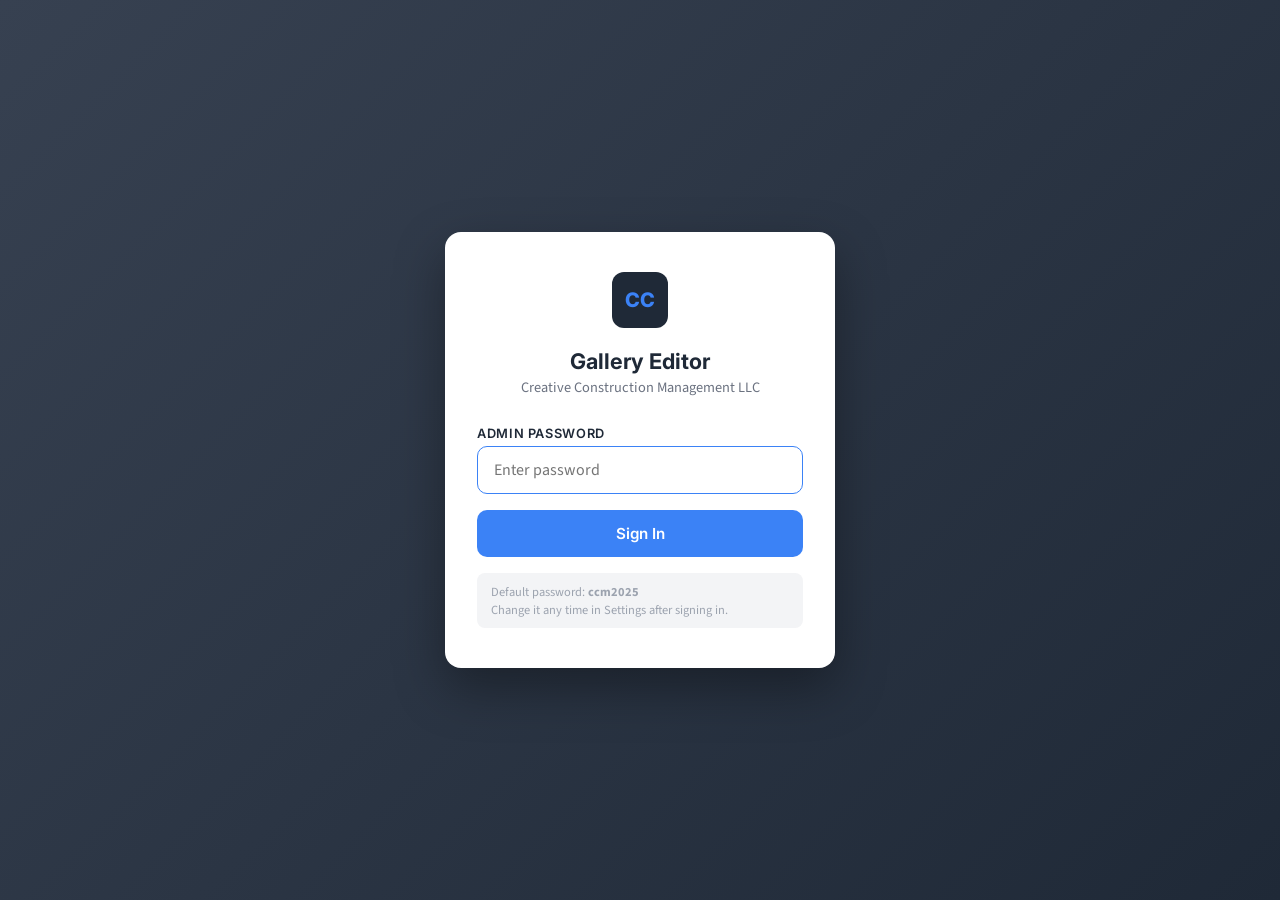
<file: admin.html>
<!DOCTYPE html>
<html lang="en">
<head>
<meta charset="UTF-8">
<meta name="viewport" content="width=device-width, initial-scale=1.0">
<title>Gallery Editor — Creative Construction Management</title>
<meta name="robots" content="noindex,nofollow">
<link rel="preconnect" href="https://fonts.googleapis.com">
<link rel="preconnect" href="https://fonts.gstatic.com" crossorigin>
<link href="https://fonts.googleapis.com/css2?family=Inter:wght@400;500;600;700;800&family=Source+Sans+3:wght@400;500;600;700&display=swap" rel="stylesheet">
<style>
/* === Reset & Variables === */
*,*::before,*::after{box-sizing:border-box;margin:0;padding:0}
:root{
  --primary:#1f2937;
  --primary-light:#374151;
  --accent:#3b82f6;
  --accent-dark:#2563eb;
  --danger:#ef4444;
  --success:#10b981;
  --warning:#f59e0b;
  --text:#1f2937;
  --text-light:#6b7280;
  --text-muted:#9ca3af;
  --border:#e5e7eb;
  --bg:#f3f4f6;
  --bg-card:#ffffff;
  --radius:10px;
  --shadow-sm:0 1px 2px rgba(0,0,0,.05);
  --shadow-md:0 4px 6px -1px rgba(0,0,0,.08),0 2px 4px -1px rgba(0,0,0,.04);
  --font-heading:'Inter',system-ui,sans-serif;
  --font-body:'Source Sans 3',system-ui,sans-serif;
}
body{font-family:var(--font-body);background:var(--bg);color:var(--text);min-height:100vh;-webkit-font-smoothing:antialiased}
h1,h2,h3{font-family:var(--font-heading)}
input,textarea,select{font-family:var(--font-body)}
button{cursor:pointer;font-family:var(--font-heading)}
a{color:var(--accent);text-decoration:none}
hr{border:none;border-top:1px solid var(--border);margin:1.5rem 0}

/* === Shared Buttons === */
.btn{
  display:inline-flex;align-items:center;gap:.4rem;
  padding:.65rem 1.25rem;border-radius:var(--radius);
  font-weight:600;font-size:.875rem;border:none;
  transition:all .2s;white-space:nowrap;text-decoration:none;line-height:1.4;
}
.btn-primary{background:var(--accent);color:#fff}
.btn-primary:hover{background:var(--accent-dark);color:#fff}
.btn-success{background:var(--success);color:#fff}
.btn-success:hover{background:#059669;color:#fff}
.btn-danger{background:var(--danger);color:#fff}
.btn-danger:hover{background:#dc2626;color:#fff}
.btn-ghost{background:transparent;color:rgba(255,255,255,.75);border:1.5px solid rgba(255,255,255,.25)}
.btn-ghost:hover{background:rgba(255,255,255,.1);color:#fff;border-color:rgba(255,255,255,.5)}
.btn-outline{background:transparent;color:var(--text-light);border:1.5px solid var(--border)}
.btn-outline:hover{background:var(--bg);color:var(--text)}
.btn-full{width:100%;justify-content:center}
.btn-sm{padding:.45rem .9rem;font-size:.8rem}

/* === Login Screen === */
#loginScreen{
  min-height:100vh;display:flex;
  align-items:center;justify-content:center;
  background:linear-gradient(135deg,var(--primary-light) 0%,var(--primary) 100%);
  padding:1rem;
}
.login-card{
  background:#fff;border-radius:16px;
  padding:2.5rem 2rem;width:100%;max-width:390px;
  text-align:center;box-shadow:0 20px 50px rgba(0,0,0,.35);
}
.login-logo{
  width:56px;height:56px;background:var(--primary);border-radius:12px;
  display:flex;align-items:center;justify-content:center;
  margin:0 auto 1.25rem;font-family:var(--font-heading);
  font-weight:800;font-size:1.25rem;color:var(--accent);
}
.login-card h2{font-size:1.35rem;color:var(--primary);margin-bottom:.2rem}
.login-card .login-sub{color:var(--text-light);font-size:.9rem;margin-bottom:1.75rem}
.login-field{text-align:left;margin-bottom:1rem}
.login-field label{
  display:block;font-size:.8rem;font-weight:600;
  color:var(--text);margin-bottom:.35rem;
  font-family:var(--font-heading);text-transform:uppercase;letter-spacing:.05em;
}
.login-field input{
  width:100%;padding:.75rem 1rem;
  border:1.5px solid var(--border);border-radius:var(--radius);
  font-size:1rem;transition:border-color .2s;outline:none;
}
.login-field input:focus{border-color:var(--accent)}
.login-error{
  background:#fef2f2;color:#b91c1c;border:1px solid #fca5a5;
  border-radius:8px;padding:.6rem 1rem;font-size:.85rem;
  margin-bottom:1rem;display:none;text-align:left;
}
.login-hint{
  margin-top:1rem;font-size:.78rem;color:var(--text-muted);
  background:var(--bg);border-radius:8px;padding:.6rem .9rem;
  text-align:left;
}

/* === Admin Panel === */
#adminPanel{min-height:100vh;display:flex;flex-direction:column}

/* Header */
.admin-header{
  background:var(--primary);color:#fff;
  padding:0 1.5rem;height:60px;
  display:flex;align-items:center;gap:1rem;
  position:sticky;top:0;z-index:100;
  box-shadow:0 2px 8px rgba(0,0,0,.2);
  flex-shrink:0;
}
.header-logo{
  width:36px;height:36px;background:rgba(59,130,246,.15);
  border:1px solid rgba(59,130,246,.3);border-radius:8px;
  display:flex;align-items:center;justify-content:center;
  font-family:var(--font-heading);font-weight:800;font-size:.85rem;
  color:var(--accent);flex-shrink:0;
}
.header-title{
  font-family:var(--font-heading);font-weight:700;font-size:1rem;color:#fff;flex:1;
}
.header-title .header-sub{
  font-weight:400;color:rgba(255,255,255,.45);font-size:.82rem;margin-left:.4rem;
}
.header-actions{display:flex;align-items:center;gap:.5rem;flex-wrap:wrap}
.save-status{
  font-size:.78rem;font-style:italic;
  color:rgba(255,255,255,.45);padding:.2rem .5rem;
  transition:color .3s;
}
.save-status.unsaved{color:#fbbf24}
.save-status.saved{color:#34d399}

/* Main */
.admin-main{flex:1;padding:2rem 1.5rem;max-width:1400px;margin:0 auto;width:100%}

/* Editor header */
.editor-section-header{
  display:flex;align-items:center;justify-content:space-between;
  margin-bottom:1.5rem;gap:1rem;
}
.editor-section-header h2{font-size:1.2rem;color:var(--primary)}
.editor-section-header p{font-size:.83rem;color:var(--text-light);margin:.15rem 0 0}

/* Gallery editor grid */
.gallery-editor-grid{
  display:grid;
  grid-template-columns:repeat(auto-fill,minmax(290px,1fr));
  gap:1.25rem;
  margin-bottom:1.5rem;
}

/* Empty state */
.empty-state{
  grid-column:1/-1;text-align:center;
  padding:3rem 1rem;color:var(--text-muted);
}
.empty-state .empty-icon{font-size:2.5rem;margin-bottom:.75rem}
.empty-state p{font-size:.95rem}

/* Gallery card */
.gallery-card{
  background:var(--bg-card);border-radius:var(--radius);
  border:1.5px solid var(--border);overflow:hidden;
  transition:box-shadow .2s,border-color .2s;
}
.gallery-card:hover{box-shadow:var(--shadow-md)}
.gallery-card.drag-over{border-color:var(--accent);box-shadow:0 0 0 3px rgba(59,130,246,.2)}
.gallery-card.dragging{opacity:.35;pointer-events:none}

/* Card drag bar */
.card-drag-bar{
  background:var(--bg);border-bottom:1.5px solid var(--border);
  padding:.45rem .75rem;display:flex;align-items:center;gap:.5rem;
  cursor:grab;user-select:none;
}
.card-drag-bar:active{cursor:grabbing}
.drag-grip{color:var(--text-muted);font-size:1rem;letter-spacing:.05em}
.card-index{
  font-size:.72rem;font-weight:700;color:var(--text-muted);
  font-family:var(--font-heading);letter-spacing:.04em;
}
.drag-spacer{flex:1}
.card-move-btns{display:flex;gap:.2rem}
.card-move-btn{
  background:none;border:none;color:var(--text-muted);
  font-size:.85rem;padding:.15rem .4rem;border-radius:4px;
  line-height:1;transition:all .2s;
}
.card-move-btn:hover:not(:disabled){background:var(--border);color:var(--text)}
.card-move-btn:disabled{opacity:.25;cursor:default}
.card-delete-btn{
  background:none;border:none;color:var(--text-muted);
  font-size:.9rem;padding:.15rem .4rem;border-radius:4px;
  line-height:1;transition:all .2s;margin-left:.15rem;
}
.card-delete-btn:hover{background:#fef2f2;color:var(--danger)}

/* Card image preview */
.card-img-preview{
  width:100%;aspect-ratio:4/3;
  background:linear-gradient(135deg,#374151 0%,#1f2937 100%);
  display:flex;align-items:center;justify-content:center;
  position:relative;overflow:hidden;cursor:pointer;
}
.card-img-preview img{
  width:100%;height:100%;object-fit:cover;display:block;
  position:absolute;inset:0;
}
.preview-placeholder{
  color:rgba(255,255,255,.4);font-family:var(--font-heading);
  font-size:.82rem;font-weight:600;text-align:center;padding:1rem;
  position:relative;z-index:1;
}
.preview-placeholder .placeholder-icon{font-size:2rem;margin-bottom:.4rem;opacity:.5}
.card-img-overlay{
  position:absolute;inset:0;background:rgba(0,0,0,.55);
  display:flex;align-items:center;justify-content:center;
  opacity:0;transition:opacity .2s;z-index:2;
}
.card-img-overlay span{
  color:#fff;font-size:.82rem;font-family:var(--font-heading);font-weight:600;
  background:rgba(0,0,0,.35);padding:.35rem .75rem;border-radius:6px;
}
.card-img-preview:hover .card-img-overlay{opacity:1}

/* Card fields */
.card-fields{padding:1rem}
.field-group{margin-bottom:.85rem}
.field-group:last-child{margin-bottom:0}
.field-label{
  display:block;font-size:.72rem;font-weight:700;
  color:var(--text-muted);text-transform:uppercase;letter-spacing:.06em;
  margin-bottom:.3rem;font-family:var(--font-heading);
}
.field-input{
  width:100%;padding:.55rem .75rem;
  border:1.5px solid var(--border);border-radius:6px;
  font-size:.88rem;color:var(--text);
  transition:border-color .2s;outline:none;background:#fff;
}
.field-input:focus{border-color:var(--accent)}
.field-input::placeholder{color:var(--text-muted)}

/* Source toggle */
.src-toggle{display:flex;gap:.4rem;margin-bottom:.6rem}
.src-btn{
  flex:1;padding:.38rem .6rem;
  border:1.5px solid var(--border);border-radius:6px;
  background:none;font-size:.78rem;font-weight:600;
  font-family:var(--font-heading);color:var(--text-light);
  transition:all .2s;
}
.src-btn.active{background:var(--accent);border-color:var(--accent);color:#fff}

/* Upload area */
.upload-area{
  border:2px dashed var(--border);border-radius:8px;
  padding:.9rem .75rem;text-align:center;cursor:pointer;
  transition:all .2s;
}
.upload-area:hover,.upload-area.drag-active{
  border-color:var(--accent);background:rgba(59,130,246,.04);
}
.upload-area p{font-size:.78rem;color:var(--text-light);margin:0}
.upload-area strong{color:var(--accent)}
input[type="file"]{display:none}
.field-note{font-size:.7rem;color:var(--text-muted);margin-top:.25rem}
.remove-img-btn{
  background:none;border:none;color:var(--danger);
  font-size:.72rem;font-family:var(--font-heading);font-weight:600;
  padding:.2rem .4rem;border-radius:4px;margin-top:.3rem;
  display:none;align-items:center;gap:.2rem;transition:background .2s;
}
.remove-img-btn.show{display:inline-flex}
.remove-img-btn:hover{background:#fef2f2}

/* Add button */
.add-item-btn{
  width:100%;padding:1rem;
  border:2px dashed var(--border);border-radius:var(--radius);
  background:transparent;color:var(--text-light);
  font-size:.9rem;font-weight:600;font-family:var(--font-heading);
  display:flex;align-items:center;justify-content:center;gap:.5rem;
  transition:all .2s;margin-bottom:2rem;
}
.add-item-btn:hover{border-color:var(--accent);color:var(--accent);background:rgba(59,130,246,.04)}
.add-item-btn .add-icon{font-size:1.2rem;line-height:1}

/* Info banner */
.info-banner{
  background:#eff6ff;border:1px solid #bfdbfe;border-radius:var(--radius);
  padding:.85rem 1.1rem;margin-bottom:1.5rem;
  display:flex;align-items:flex-start;gap:.75rem;font-size:.83rem;color:#1e40af;
}
.info-banner .info-icon{font-size:1rem;flex-shrink:0;margin-top:.05rem}

/* Modal */
.modal-overlay{
  position:fixed;inset:0;background:rgba(0,0,0,.5);
  display:flex;align-items:center;justify-content:center;
  z-index:200;padding:1rem;
}
.modal{
  background:#fff;border-radius:16px;
  width:100%;max-width:460px;
  padding:2rem;box-shadow:0 20px 50px rgba(0,0,0,.25);
  max-height:90vh;overflow-y:auto;
}
.modal h3{font-size:1.2rem;margin-bottom:.25rem}
.modal .modal-sub{color:var(--text-light);font-size:.88rem;margin-bottom:1.5rem}
.modal-footer{display:flex;justify-content:flex-end;gap:.75rem;margin-top:1.5rem}
.danger-zone{
  background:#fff5f5;border:1px solid #fecaca;border-radius:8px;padding:1rem;
}
.danger-zone label{
  display:block;font-size:.72rem;font-weight:700;color:#b91c1c;
  text-transform:uppercase;letter-spacing:.06em;font-family:var(--font-heading);
  margin-bottom:.4rem;
}
.danger-zone p{font-size:.83rem;color:#7f1d1d;margin-bottom:.75rem}
.settings-err{
  background:#fef2f2;color:#b91c1c;border:1px solid #fca5a5;
  border-radius:8px;padding:.6rem 1rem;font-size:.83rem;
  margin-top:.5rem;display:none;
}

/* Toast */
.toast-wrap{position:fixed;bottom:1.5rem;right:1.5rem;display:flex;flex-direction:column;gap:.5rem;z-index:300}
.toast{
  background:#1f2937;color:#fff;
  padding:.7rem 1.1rem;border-radius:8px;font-size:.875rem;
  font-family:var(--font-heading);box-shadow:var(--shadow-md);
  animation:toastIn .2s ease-out;max-width:300px;
}
.toast.ok{background:#065f46}
.toast.err{background:#7f1d1d}
@keyframes toastIn{from{transform:translateY(.75rem);opacity:0}to{transform:translateY(0);opacity:1}}

/* Responsive */
@media(max-width:640px){
  .header-sub,.save-status{display:none}
  .admin-main{padding:1.25rem 1rem}
  .gallery-editor-grid{grid-template-columns:1fr}
  .header-actions .btn-ghost:not(#logoutBtn){display:none}
}
</style>
</head>
<body>

<!-- ============================================================ -->
<!-- LOGIN SCREEN                                                  -->
<!-- ============================================================ -->
<div id="loginScreen">
  <div class="login-card">
    <div class="login-logo">CC</div>
    <h2>Gallery Editor</h2>
    <p class="login-sub">Creative Construction Management LLC</p>
    <div class="login-error" id="loginError">Incorrect password. Please try again.</div>
    <form id="loginForm" autocomplete="off" novalidate>
      <div class="login-field">
        <label for="passwordInput">Admin Password</label>
        <input type="password" id="passwordInput" placeholder="Enter password" autofocus>
      </div>
      <button type="submit" class="btn btn-primary btn-full" style="font-size:.95rem;padding:.8rem">Sign In</button>
    </form>
    <p class="login-hint">
      Default password: <strong>ccm2025</strong><br>
      Change it any time in Settings after signing in.
    </p>
  </div>
</div>

<!-- ============================================================ -->
<!-- ADMIN PANEL                                                   -->
<!-- ============================================================ -->
<div id="adminPanel" style="display:none;flex-direction:column">

  <header class="admin-header">
    <div class="header-logo">CC</div>
    <div class="header-title">
      Gallery Editor
      <span class="header-sub">Creative Construction Management</span>
    </div>
    <div class="header-actions">
      <span class="save-status" id="saveStatus">All saved</span>
      <a href="index.html" target="_blank" class="btn btn-ghost btn-sm">&#128065; Preview Site</a>
      <button class="btn btn-ghost btn-sm" id="settingsBtn">&#9881; Settings</button>
      <button class="btn btn-success btn-sm" id="saveBtn">&#10003; Save Changes</button>
      <button class="btn btn-ghost btn-sm" id="logoutBtn">Sign Out</button>
    </div>
  </header>

  <main class="admin-main">

    <div class="info-banner" id="infoBanner">
      <span class="info-icon">&#128161;</span>
      <span>
        Upload project photos or paste image URLs for each gallery slot.
        Changes are saved to <strong>this browser</strong> and update the public site immediately after saving.
        For best results use JPG or WebP images at 800&times;600px, under 500&nbsp;KB each.
      </span>
    </div>

    <div class="editor-section-header">
      <div>
        <h2>Gallery Items</h2>
        <p id="itemCountLabel">Loading&hellip;</p>
      </div>
    </div>

    <!-- Cards grid -->
    <div class="gallery-editor-grid" id="galleryGrid"></div>

    <!-- Add item -->
    <button class="add-item-btn" id="addItemBtn">
      <span class="add-icon">+</span> Add New Gallery Item
    </button>

  </main>
</div>

<!-- ============================================================ -->
<!-- SETTINGS MODAL                                               -->
<!-- ============================================================ -->
<div class="modal-overlay" id="settingsModal" style="display:none" role="dialog" aria-modal="true" aria-labelledby="settingsTitle">
  <div class="modal">
    <h3 id="settingsTitle">Settings</h3>
    <p class="modal-sub">Manage your admin password and gallery data.</p>

    <div class="field-group">
      <label class="field-label">Current Password</label>
      <input type="password" class="field-input" id="curPassInput" placeholder="Enter current password">
    </div>
    <div class="field-group">
      <label class="field-label">New Password</label>
      <input type="password" class="field-input" id="newPassInput" placeholder="At least 6 characters">
    </div>
    <div class="field-group">
      <label class="field-label">Confirm New Password</label>
      <input type="password" class="field-input" id="confPassInput" placeholder="Repeat new password">
    </div>
    <div class="settings-err" id="settingsErr"></div>

    <hr>

    <div class="danger-zone">
      <label>Danger Zone</label>
      <p>Reset all gallery items back to the default placeholders and remove all uploaded images. This cannot be undone.</p>
      <button class="btn btn-danger btn-sm" id="resetBtn">Reset Gallery to Defaults</button>
    </div>

    <div class="modal-footer">
      <button class="btn btn-outline" id="cancelSettingsBtn">Cancel</button>
      <button class="btn btn-primary" id="savePassBtn">Change Password</button>
    </div>
  </div>
</div>

<!-- Toast container -->
<div class="toast-wrap" id="toastWrap" aria-live="polite"></div>

<script>
// ============================================================
// CONSTANTS
// ============================================================
const STORAGE_KEY  = 'ccm_gallery';
const PASS_KEY     = 'ccm_admin_pass';
const SESSION_KEY  = 'ccm_admin_session';
const DEFAULT_PASS = 'ccm2025';

const DEFAULTS = [
  { title:'Kitchen Remodel',           subtitle:'Tucson 85746', imageUrl:'', imageData:'' },
  { title:'Master Bath Renovation',    subtitle:'Oro Valley',   imageUrl:'', imageData:'' },
  { title:'Room Addition',             subtitle:'Marana',       imageUrl:'', imageData:'' },
  { title:'Commercial Build-Out',      subtitle:'Tucson',       imageUrl:'', imageData:'' },
  { title:'Casita Construction',       subtitle:'Vail',         imageUrl:'', imageData:'' },
  { title:'Whole-Home Remodel',        subtitle:'Tucson',       imageUrl:'', imageData:'' },
  { title:'Retail Tenant Improvement', subtitle:'Tucson',       imageUrl:'', imageData:'' },
  { title:'Garage Conversion',         subtitle:'Marana',       imageUrl:'', imageData:'' },
];

// ============================================================
// HELPERS
// ============================================================
function uid() {
  return Date.now().toString(36) + Math.random().toString(36).slice(2, 7);
}

function escAttr(s) {
  return (s||'').replace(/&/g,'&amp;').replace(/"/g,'&quot;').replace(/</g,'&lt;').replace(/>/g,'&gt;');
}

function getPass() {
  return localStorage.getItem(PASS_KEY) || DEFAULT_PASS;
}

function loadGallery() {
  try {
    const raw = localStorage.getItem(STORAGE_KEY);
    if (raw) {
      const arr = JSON.parse(raw);
      if (Array.isArray(arr) && arr.length > 0) return arr;
    }
  } catch(e) { /* ignore */ }
  return DEFAULTS.map(d => ({ ...d, id: uid() }));
}

function persistGallery(items) {
  localStorage.setItem(STORAGE_KEY, JSON.stringify(items));
}

function toast(msg, type) {
  const t = document.createElement('div');
  t.className = 'toast' + (type ? ' ' + type : '');
  t.textContent = msg;
  document.getElementById('toastWrap').appendChild(t);
  setTimeout(() => {
    t.style.transition = 'opacity .3s';
    t.style.opacity = '0';
    setTimeout(() => t.remove(), 320);
  }, 2800);
}

// ============================================================
// STATE
// ============================================================
let items = [];
let dirty = false;

function setDirty(val) {
  dirty = val;
  const el = document.getElementById('saveStatus');
  if (val) { el.textContent = 'Unsaved changes'; el.className = 'save-status unsaved'; }
  else      { el.textContent = 'All saved';       el.className = 'save-status saved'; }
}

function updateCountLabel() {
  const n = items.length;
  document.getElementById('itemCountLabel').textContent =
    n + ' item' + (n !== 1 ? 's' : '') + ' · drag cards or use ↑↓ to reorder';
}

// ============================================================
// AUTH
// ============================================================
const loginScreen = document.getElementById('loginScreen');
const adminPanel  = document.getElementById('adminPanel');

if (sessionStorage.getItem(SESSION_KEY) === '1') {
  launchAdmin();
}

document.getElementById('loginForm').addEventListener('submit', function(e) {
  e.preventDefault();
  const val = document.getElementById('passwordInput').value;
  const err = document.getElementById('loginError');
  if (val === getPass()) {
    sessionStorage.setItem(SESSION_KEY, '1');
    err.style.display = 'none';
    launchAdmin();
  } else {
    err.style.display = 'block';
    document.getElementById('passwordInput').value = '';
    document.getElementById('passwordInput').focus();
  }
});

document.getElementById('logoutBtn').addEventListener('click', function() {
  if (dirty && !confirm('You have unsaved changes. Sign out anyway?')) return;
  sessionStorage.removeItem(SESSION_KEY);
  location.reload();
});

function launchAdmin() {
  loginScreen.style.display = 'none';
  adminPanel.style.display  = 'flex';
  items = loadGallery();
  renderAll();
  setDirty(false);
}

// ============================================================
// RENDER
// ============================================================
const grid = document.getElementById('galleryGrid');

function renderAll() {
  grid.innerHTML = '';
  if (items.length === 0) {
    grid.innerHTML = '<div class="empty-state"><div class="empty-icon">&#128247;</div><p>No gallery items yet.<br>Click &ldquo;Add New Gallery Item&rdquo; below to get started.</p></div>';
  } else {
    items.forEach((item, idx) => grid.appendChild(buildCard(item, idx)));
  }
  updateCountLabel();
}

function rerenderCard(itemId) {
  const idx  = items.findIndex(i => i.id === itemId);
  const card = grid.querySelector('[data-id="' + itemId + '"]');
  if (idx < 0 || !card) { renderAll(); return; }
  card.replaceWith(buildCard(items[idx], idx));
  updateCountLabel();
}

function buildCard(item, idx) {
  const card = document.createElement('div');
  card.className = 'gallery-card';
  card.dataset.id = item.id;
  card.draggable = true;

  const hasSrc    = !!(item.imageData || item.imageUrl);
  const srcVal    = item.imageData || item.imageUrl || '';
  const mode      = item.imageData ? 'upload' : 'url';
  const isFirst   = idx === 0;
  const isLast    = idx === items.length - 1;

  card.innerHTML = `
    <div class="card-drag-bar" title="Drag to reorder">
      <span class="drag-grip">&#8942;&#8942;</span>
      <span class="card-index">#${idx + 1}</span>
      <span class="drag-spacer"></span>
      <div class="card-move-btns">
        <button class="card-move-btn js-up" title="Move up" ${isFirst  ? 'disabled' : ''}>&#8593;</button>
        <button class="card-move-btn js-dn" title="Move down" ${isLast ? 'disabled' : ''}>&#8595;</button>
      </div>
      <button class="card-delete-btn js-del" title="Delete item">&#10005;</button>
    </div>

    <div class="card-img-preview js-preview-click">
      ${hasSrc
        ? `<img src="${escAttr(srcVal)}" alt="${escAttr(item.title)}">`
        : `<div class="preview-placeholder">
             <div class="placeholder-icon">&#128247;</div>
             No image yet<br><small style="font-weight:400;opacity:.7">Click to upload</small>
           </div>`
      }
      <div class="card-img-overlay"><span>Change Image</span></div>
    </div>

    <div class="card-fields">
      <div class="field-group">
        <label class="field-label">Project Title</label>
        <input type="text" class="field-input js-title" value="${escAttr(item.title)}" placeholder="e.g. Kitchen Remodel">
      </div>
      <div class="field-group">
        <label class="field-label">Location / Subtitle</label>
        <input type="text" class="field-input js-subtitle" value="${escAttr(item.subtitle)}" placeholder="e.g. Tucson 85746">
      </div>
      <div class="field-group">
        <label class="field-label">Image</label>
        <div class="src-toggle">
          <button class="src-btn js-src-upload ${mode === 'upload' ? 'active' : ''}">Upload File</button>
          <button class="src-btn js-src-url   ${mode === 'url'    ? 'active' : ''}">Image URL</button>
        </div>
        <div class="js-upload-section" style="${mode !== 'upload' ? 'display:none' : ''}">
          <div class="upload-area js-upload-area">
            <p><strong>Click to browse</strong> or drag &amp; drop</p>
            <p style="margin-top:.2rem">JPG, PNG, WebP &mdash; max 2&nbsp;MB recommended</p>
          </div>
          <input type="file" class="js-file-input" accept="image/jpeg,image/png,image/webp,image/gif">
        </div>
        <div class="js-url-section" style="${mode !== 'url' ? 'display:none' : ''}">
          <input type="url" class="field-input js-url-input" value="${escAttr(item.imageUrl)}" placeholder="https://example.com/photo.jpg">
          <p class="field-note">Paste a direct link to a JPG, PNG, or WebP image.</p>
        </div>
        <button class="remove-img-btn js-remove-img ${hasSrc ? 'show' : ''}">&#10005; Remove Image</button>
      </div>
    </div>
  `;

  // ── Delete ──────────────────────────────────────────────────────
  card.querySelector('.js-del').addEventListener('click', () => {
    if (!confirm(`Delete "${item.title}"? This cannot be undone.`)) return;
    items = items.filter(i => i.id !== item.id);
    setDirty(true);
    renderAll();
  });

  // ── Move up / down ───────────────────────────────────────────────
  card.querySelector('.js-up').addEventListener('click', () => {
    const i = items.findIndex(x => x.id === item.id);
    if (i <= 0) return;
    [items[i - 1], items[i]] = [items[i], items[i - 1]];
    setDirty(true);
    renderAll();
  });
  card.querySelector('.js-dn').addEventListener('click', () => {
    const i = items.findIndex(x => x.id === item.id);
    if (i < 0 || i >= items.length - 1) return;
    [items[i], items[i + 1]] = [items[i + 1], items[i]];
    setDirty(true);
    renderAll();
  });

  // ── Title / subtitle ─────────────────────────────────────────────
  card.querySelector('.js-title').addEventListener('input', function() {
    const it = items.find(x => x.id === item.id);
    if (it) { it.title = this.value; setDirty(true); }
  });
  card.querySelector('.js-subtitle').addEventListener('input', function() {
    const it = items.find(x => x.id === item.id);
    if (it) { it.subtitle = this.value; setDirty(true); }
  });

  // ── Source mode toggle ───────────────────────────────────────────
  const uploadSection = card.querySelector('.js-upload-section');
  const urlSection    = card.querySelector('.js-url-section');
  card.querySelector('.js-src-upload').addEventListener('click', () => {
    card.querySelector('.js-src-upload').classList.add('active');
    card.querySelector('.js-src-url').classList.remove('active');
    uploadSection.style.display = '';
    urlSection.style.display    = 'none';
  });
  card.querySelector('.js-src-url').addEventListener('click', () => {
    card.querySelector('.js-src-url').classList.add('active');
    card.querySelector('.js-src-upload').classList.remove('active');
    urlSection.style.display    = '';
    uploadSection.style.display = 'none';
  });

  // ── Image preview click → trigger file picker ────────────────────
  card.querySelector('.js-preview-click').addEventListener('click', () => {
    // Switch to upload mode
    card.querySelector('.js-src-upload').classList.add('active');
    card.querySelector('.js-src-url').classList.remove('active');
    uploadSection.style.display = '';
    urlSection.style.display    = 'none';
    card.querySelector('.js-file-input').click();
  });

  // ── Upload area click ────────────────────────────────────────────
  const fileInput  = card.querySelector('.js-file-input');
  const uploadArea = card.querySelector('.js-upload-area');
  uploadArea.addEventListener('click', () => fileInput.click());

  // ── File input change ────────────────────────────────────────────
  fileInput.addEventListener('change', function() {
    const file = this.files[0];
    if (!file) return;
    if (file.size > 3 * 1024 * 1024) {
      toast('Image is too large. Please use a file under 3 MB.', 'err');
      return;
    }
    const reader = new FileReader();
    reader.onload = ev => {
      const it = items.find(x => x.id === item.id);
      if (!it) return;
      it.imageData = ev.target.result;
      it.imageUrl  = '';
      setDirty(true);
      rerenderCard(item.id);
    };
    reader.readAsDataURL(file);
  });

  // ── Drag-and-drop onto upload area ───────────────────────────────
  uploadArea.addEventListener('dragover',  e => { e.preventDefault(); uploadArea.classList.add('drag-active'); });
  uploadArea.addEventListener('dragleave', () => uploadArea.classList.remove('drag-active'));
  uploadArea.addEventListener('drop', e => {
    e.preventDefault();
    uploadArea.classList.remove('drag-active');
    const file = e.dataTransfer.files[0];
    if (!file || !file.type.startsWith('image/')) return;
    const dt = new DataTransfer();
    dt.items.add(file);
    fileInput.files = dt.files;
    fileInput.dispatchEvent(new Event('change'));
  });

  // ── URL input ────────────────────────────────────────────────────
  card.querySelector('.js-url-input').addEventListener('change', function() {
    const it = items.find(x => x.id === item.id);
    if (!it) return;
    it.imageUrl  = this.value.trim();
    it.imageData = '';
    setDirty(true);
    rerenderCard(item.id);
  });

  // ── Remove image ─────────────────────────────────────────────────
  card.querySelector('.js-remove-img').addEventListener('click', () => {
    const it = items.find(x => x.id === item.id);
    if (!it) return;
    it.imageData = '';
    it.imageUrl  = '';
    setDirty(true);
    rerenderCard(item.id);
  });

  // ── HTML5 drag-and-drop reordering ───────────────────────────────
  card.addEventListener('dragstart', e => {
    if (['INPUT','BUTTON','A'].includes(e.target.tagName)) { e.preventDefault(); return; }
    e.dataTransfer.effectAllowed = 'move';
    e.dataTransfer.setData('text/plain', item.id);
    requestAnimationFrame(() => card.classList.add('dragging'));
  });
  card.addEventListener('dragend', () => card.classList.remove('dragging'));
  card.addEventListener('dragover', e => {
    e.preventDefault();
    e.dataTransfer.dropEffect = 'move';
    card.classList.add('drag-over');
  });
  card.addEventListener('dragleave', () => card.classList.remove('drag-over'));
  card.addEventListener('drop', e => {
    e.preventDefault();
    card.classList.remove('drag-over');
    const draggedId   = e.dataTransfer.getData('text/plain');
    const draggedIdx  = items.findIndex(i => i.id === draggedId);
    const targetIdx   = items.findIndex(i => i.id === item.id);
    if (draggedId === item.id || draggedIdx < 0 || targetIdx < 0) return;
    const [moved] = items.splice(draggedIdx, 1);
    items.splice(targetIdx, 0, moved);
    setDirty(true);
    renderAll();
  });

  return card;
}

// ============================================================
// SAVE
// ============================================================
document.getElementById('saveBtn').addEventListener('click', () => {
  persistGallery(items);
  setDirty(false);
  toast('Gallery saved! Changes are live on the site.', 'ok');
});

document.getElementById('addItemBtn').addEventListener('click', () => {
  items.push({ id: uid(), title: 'New Project', subtitle: '', imageUrl: '', imageData: '' });
  setDirty(true);
  renderAll();
  const cards = grid.querySelectorAll('.gallery-card');
  if (cards.length) cards[cards.length - 1].scrollIntoView({ behavior:'smooth', block:'nearest' });
});

window.addEventListener('beforeunload', e => {
  if (dirty) { e.preventDefault(); e.returnValue = ''; }
});

// ============================================================
// SETTINGS MODAL
// ============================================================
const settingsModal = document.getElementById('settingsModal');

document.getElementById('settingsBtn').addEventListener('click', () => {
  document.getElementById('curPassInput').value  = '';
  document.getElementById('newPassInput').value  = '';
  document.getElementById('confPassInput').value = '';
  document.getElementById('settingsErr').style.display = 'none';
  settingsModal.style.display = 'flex';
  document.getElementById('curPassInput').focus();
});

function closeSettings() { settingsModal.style.display = 'none'; }
document.getElementById('cancelSettingsBtn').addEventListener('click', closeSettings);
settingsModal.addEventListener('click', e => { if (e.target === settingsModal) closeSettings(); });

document.getElementById('savePassBtn').addEventListener('click', () => {
  const cur  = document.getElementById('curPassInput').value;
  const nw   = document.getElementById('newPassInput').value;
  const conf = document.getElementById('confPassInput').value;
  const err  = document.getElementById('settingsErr');
  err.style.display = 'none';

  if (cur !== getPass()) {
    err.textContent = 'Current password is incorrect.'; err.style.display = 'block'; return;
  }
  if (nw.length < 6) {
    err.textContent = 'New password must be at least 6 characters.'; err.style.display = 'block'; return;
  }
  if (nw !== conf) {
    err.textContent = 'Passwords do not match.'; err.style.display = 'block'; return;
  }
  localStorage.setItem(PASS_KEY, nw);
  closeSettings();
  toast('Password updated successfully.', 'ok');
});

document.getElementById('resetBtn').addEventListener('click', () => {
  if (!confirm('Reset all gallery items to the defaults? All uploaded images and edits will be lost. This cannot be undone.')) return;
  localStorage.removeItem(STORAGE_KEY);
  items = DEFAULTS.map(d => ({ ...d, id: uid() }));
  setDirty(true);
  renderAll();
  closeSettings();
  toast('Gallery reset to defaults.', '');
});
</script>
</body>
</html>
</file>
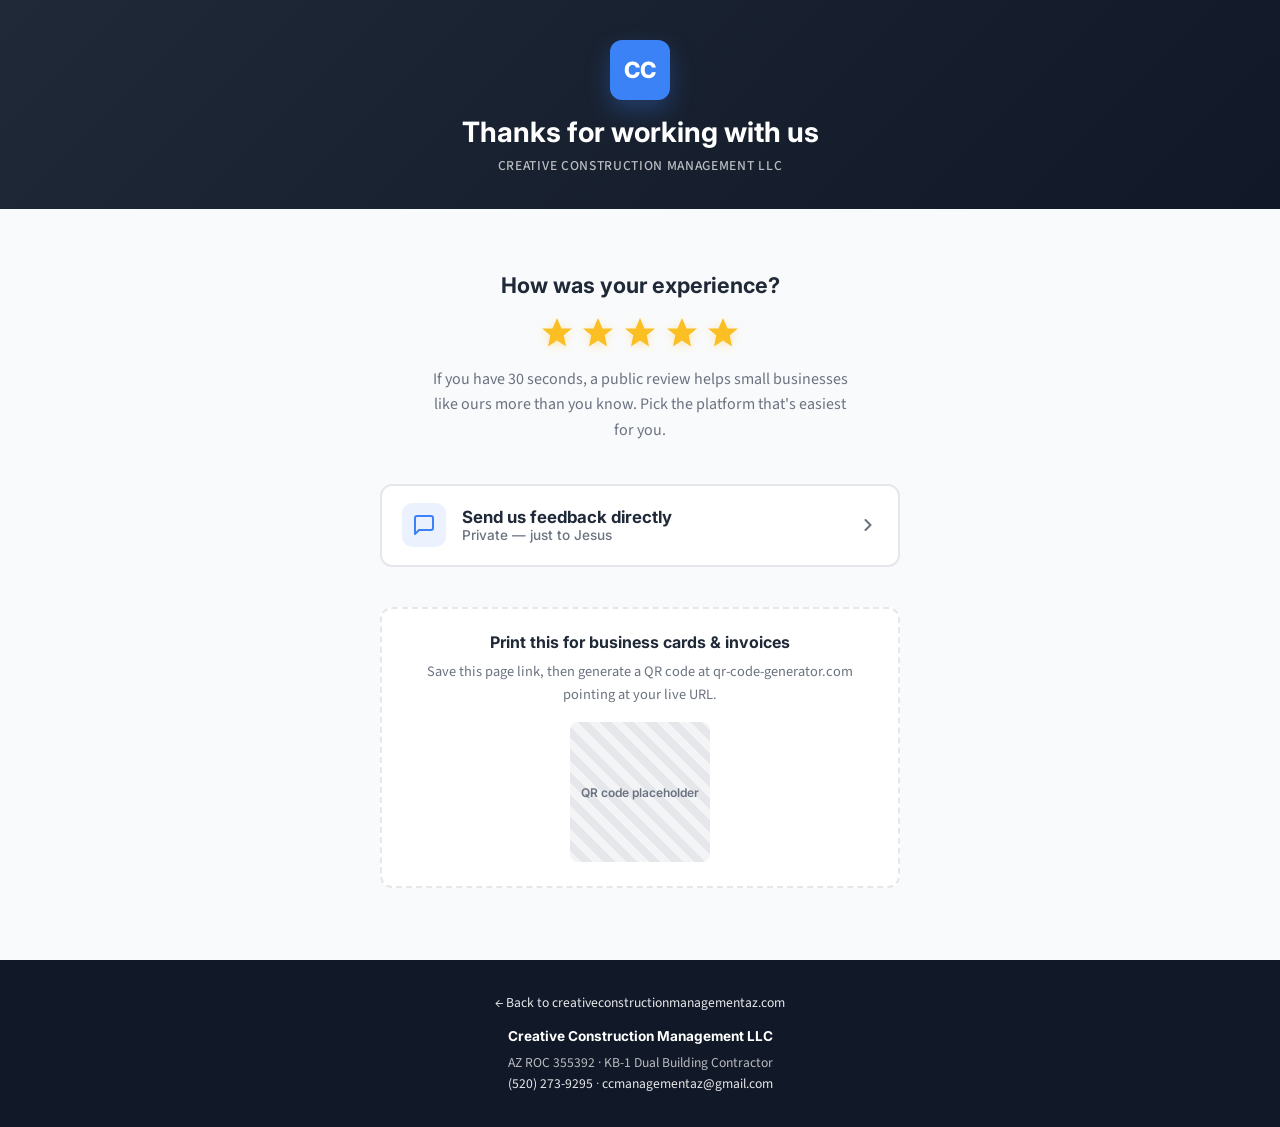
<file: reviews.html>
<!DOCTYPE html>
<html lang="en">
<head>
<meta charset="UTF-8" />
<meta name="viewport" content="width=device-width, initial-scale=1.0" />
<title>Leave a Review · Creative Construction Management</title>
<meta name="description" content="Thanks for working with Creative Construction Management LLC. Leave us a quick review — Google, Facebook, or directly here." />
<meta name="robots" content="noindex" />

<link rel="preconnect" href="https://fonts.googleapis.com" />
<link rel="preconnect" href="https://fonts.gstatic.com" crossorigin />
<link href="https://fonts.googleapis.com/css2?family=Inter:wght@500;600;700;800&family=Source+Sans+3:wght@400;500;600&display=swap" rel="stylesheet" />

<style>
:root {
  --primary: #1f2937;
  --primary-dark: #111827;
  --accent: #3b82f6;
  --accent-dark: #2563eb;
  --text: #1f2937;
  --text-light: #6b7280;
  --bg: #f9fafb;
  --card: #ffffff;
  --border: #e5e7eb;
  --star: #fbbf24;
  --google: #4285f4;
  --facebook: #1877f2;
}
* { margin: 0; padding: 0; box-sizing: border-box; }
body {
  font-family: 'Source Sans 3', system-ui, sans-serif;
  background: var(--bg);
  color: var(--text);
  line-height: 1.6;
  min-height: 100vh;
  display: flex;
  flex-direction: column;
}
main {
  flex: 1;
  max-width: 560px;
  margin: 0 auto;
  padding: 2rem 1.25rem 3rem;
  width: 100%;
}
h1, h2, h3 { font-family: 'Inter', sans-serif; color: var(--primary); line-height: 1.2; }

/* Header */
.hdr {
  background: linear-gradient(135deg, var(--primary) 0%, var(--primary-dark) 100%);
  color: #fff;
  padding: 2.5rem 1.25rem 2rem;
  text-align: center;
}
.hdr .logo-mark {
  display: inline-flex;
  align-items: center;
  justify-content: center;
  width: 60px; height: 60px;
  background: var(--accent);
  color: #fff;
  border-radius: 12px;
  font-family: 'Inter', sans-serif;
  font-weight: 800;
  font-size: 1.4rem;
  margin-bottom: 1rem;
  box-shadow: 0 10px 25px rgba(59,130,246,.3);
}
.hdr h1 { color: #fff; font-size: 1.75rem; font-weight: 700; }
.hdr small {
  display: block;
  color: rgba(255,255,255,.7);
  font-size: .85rem;
  letter-spacing: .05em;
  margin-top: .35rem;
  text-transform: uppercase;
  font-weight: 500;
}

/* Star row */
.star-section {
  text-align: center;
  padding: 2rem 0 2.5rem;
}
.star-section h2 { font-size: 1.35rem; margin-bottom: 1rem; }
.stars {
  display: inline-flex;
  gap: .35rem;
  margin-bottom: 1rem;
}
.stars svg {
  width: 36px; height: 36px;
  fill: var(--star);
  filter: drop-shadow(0 2px 4px rgba(251,191,36,.3));
}
.star-section p {
  color: var(--text-light);
  font-size: 1rem;
  max-width: 420px;
  margin: 0 auto;
}

/* Review buttons */
.review-buttons {
  display: flex;
  flex-direction: column;
  gap: .85rem;
  margin-bottom: 2.5rem;
}
/* `.review-btn { display:flex }` outranks the browser's own [hidden] rule, so
   an unconfigured platform button needs this to actually stay hidden. */
[hidden] { display: none !important; }
.review-btn {
  display: flex;
  align-items: center;
  gap: 1rem;
  padding: 1.1rem 1.25rem;
  background: var(--card);
  border: 2px solid var(--border);
  border-radius: 12px;
  color: var(--text);
  text-decoration: none;
  font-family: 'Inter', sans-serif;
  font-weight: 600;
  transition: all .2s;
  cursor: pointer;
}
.review-btn:hover, .review-btn:focus-visible {
  transform: translateY(-2px);
  box-shadow: 0 10px 20px rgba(0,0,0,.08);
  outline: none;
}
.review-btn.google:hover { border-color: var(--google); }
.review-btn.facebook:hover { border-color: var(--facebook); }
.review-btn.direct:hover { border-color: var(--accent); }
.review-btn-icon {
  flex-shrink: 0;
  width: 44px; height: 44px;
  border-radius: 10px;
  display: flex;
  align-items: center;
  justify-content: center;
}
.review-btn.google .review-btn-icon { background: rgba(66,133,244,.1); color: var(--google); }
.review-btn.facebook .review-btn-icon { background: rgba(24,119,242,.1); color: var(--facebook); }
.review-btn.direct .review-btn-icon { background: rgba(59,130,246,.1); color: var(--accent); }
.review-btn-text { flex: 1; text-align: left; }
.review-btn-text strong { display: block; font-size: 1.05rem; }
.review-btn-text small { color: var(--text-light); font-size: .85rem; font-weight: 500; }
.review-btn-arrow {
  color: var(--text-light);
  flex-shrink: 0;
  transition: transform .2s;
}
.review-btn:hover .review-btn-arrow { transform: translateX(3px); color: var(--accent); }

/* Direct form */
.direct-form {
  background: var(--card);
  border: 1px solid var(--border);
  border-radius: 12px;
  padding: 1.5rem;
  display: none;
}
.direct-form.open { display: block; animation: slideDown .3s ease; }
@keyframes slideDown {
  from { opacity: 0; transform: translateY(-10px); }
  to { opacity: 1; transform: translateY(0); }
}
.direct-form h3 { font-size: 1.1rem; margin-bottom: 1.25rem; }

.rating-picker {
  display: flex;
  justify-content: center;
  gap: .35rem;
  margin-bottom: 1.5rem;
}
.rating-picker input { display: none; }
.rating-picker label {
  cursor: pointer;
  padding: .25rem;
  transition: transform .15s;
}
.rating-picker label svg {
  width: 40px; height: 40px;
  fill: #e5e7eb;
  transition: fill .15s;
}
.rating-picker label:hover { transform: scale(1.1); }
.rating-picker input:checked ~ label svg,
.rating-picker label:hover svg,
.rating-picker label:hover ~ label svg { fill: var(--star); }
/* reversed trick for hover-all-left-of-hovered */
.rating-picker { direction: rtl; }
.rating-picker input:checked ~ label svg { fill: var(--star); }

.form-group { margin-bottom: 1rem; }
.form-group label {
  display: block;
  font-family: 'Inter', sans-serif;
  font-size: .85rem;
  font-weight: 500;
  color: var(--text);
  margin-bottom: .4rem;
}
.form-group input, .form-group textarea {
  width: 100%;
  padding: .75rem;
  border: 1px solid var(--border);
  border-radius: 8px;
  font-family: inherit;
  font-size: 1rem;
}
.form-group input:focus, .form-group textarea:focus {
  outline: none;
  border-color: var(--accent);
  box-shadow: 0 0 0 3px rgba(59,130,246,.15);
}
.form-group textarea { min-height: 110px; resize: vertical; }

.form-submit {
  width: 100%;
  padding: .9rem;
  background: var(--accent);
  color: #fff;
  border: none;
  border-radius: 8px;
  font-family: 'Inter', sans-serif;
  font-weight: 600;
  font-size: 1rem;
  cursor: pointer;
  transition: background .2s;
}
.form-submit:hover { background: var(--accent-dark); }
.form-submit:disabled { opacity: .6; cursor: wait; }

.form-status {
  margin-top: 1rem;
  padding: .85rem;
  border-radius: 8px;
  font-size: .95rem;
  display: none;
}
.form-status.success { background: #d1fae5; color: #065f46; display: block; }
.form-status.error { background: #fee2e2; color: #991b1b; display: block; }

/* QR / print section */
.qr-box {
  margin: 2.5rem 0 1.5rem;
  padding: 1.5rem;
  background: var(--card);
  border: 2px dashed var(--border);
  border-radius: 12px;
  text-align: center;
}
.qr-box h3 { font-size: 1rem; margin-bottom: .5rem; }
.qr-box p { color: var(--text-light); font-size: .9rem; margin-bottom: 1rem; }
.qr-placeholder {
  width: 140px; height: 140px;
  margin: 0 auto;
  background: repeating-linear-gradient(45deg, #f3f4f6, #f3f4f6 8px, #e5e7eb 8px, #e5e7eb 16px);
  border-radius: 8px;
  display: flex;
  align-items: center;
  justify-content: center;
  color: var(--text-light);
  font-size: .75rem;
  font-family: 'Inter', sans-serif;
  font-weight: 600;
}

/* Footer */
footer {
  text-align: center;
  padding: 2rem 1.25rem;
  background: var(--primary-dark);
  color: rgba(255,255,255,.7);
  font-size: .85rem;
}
footer strong { color: #fff; display: block; font-family: 'Inter', sans-serif; margin-bottom: .25rem; }
footer a { color: rgba(255,255,255,.9); text-decoration: none; }
footer a:hover { color: var(--accent); }

@media print {
  body { background: #fff; }
  .hdr { background: #fff; color: #000; border-bottom: 2px solid #000; }
  .hdr h1, .hdr small { color: #000; }
  .review-btn, .direct-form, footer { display: none !important; }
  .qr-box { border: 2px solid #000; }
}
</style>
</head>
<body>

<header class="hdr">
  <div class="logo-mark">CC</div>
  <h1>Thanks for working with us</h1>
  <small>Creative Construction Management LLC</small>
</header>

<main>
  <section class="star-section">
    <h2>How was your experience?</h2>
    <div class="stars" aria-hidden="true">
      <svg viewBox="0 0 24 24"><path d="M12 2l3 7h7l-5.5 4.5L18 21l-6-4-6 4 1.5-7.5L2 9h7z"/></svg>
      <svg viewBox="0 0 24 24"><path d="M12 2l3 7h7l-5.5 4.5L18 21l-6-4-6 4 1.5-7.5L2 9h7z"/></svg>
      <svg viewBox="0 0 24 24"><path d="M12 2l3 7h7l-5.5 4.5L18 21l-6-4-6 4 1.5-7.5L2 9h7z"/></svg>
      <svg viewBox="0 0 24 24"><path d="M12 2l3 7h7l-5.5 4.5L18 21l-6-4-6 4 1.5-7.5L2 9h7z"/></svg>
      <svg viewBox="0 0 24 24"><path d="M12 2l3 7h7l-5.5 4.5L18 21l-6-4-6 4 1.5-7.5L2 9h7z"/></svg>
    </div>
    <p>If you have 30 seconds, a public review helps small businesses like ours more than you know. Pick the platform that's easiest for you.</p>
  </section>

  <div class="review-buttons">
    <a href="#" target="_blank" rel="noopener" class="review-btn google" id="googleBtn" hidden>
      <div class="review-btn-icon">
        <svg width="24" height="24" viewBox="0 0 24 24" fill="currentColor"><path d="M22.56 12.25c0-.78-.07-1.53-.2-2.25H12v4.26h5.92c-.26 1.37-1.04 2.53-2.21 3.31v2.77h3.57c2.08-1.92 3.28-4.74 3.28-8.09z"/><path d="M12 23c2.97 0 5.46-.98 7.28-2.66l-3.57-2.77c-.98.66-2.23 1.06-3.71 1.06-2.86 0-5.29-1.93-6.16-4.53H2.18v2.84C3.99 20.53 7.7 23 12 23z" fill="#34a853"/><path d="M5.84 14.09c-.22-.66-.35-1.36-.35-2.09s.13-1.43.35-2.09V7.07H2.18C1.43 8.55 1 10.22 1 12s.43 3.45 1.18 4.93l2.85-2.22.81-.62z" fill="#fbbc04"/><path d="M12 5.38c1.62 0 3.06.56 4.21 1.64l3.15-3.15C17.45 2.09 14.97 1 12 1 7.7 1 3.99 3.47 2.18 7.07l3.66 2.84c.87-2.6 3.3-4.53 6.16-4.53z" fill="#ea4335"/></svg>
      </div>
      <div class="review-btn-text">
        <strong>Review on Google</strong>
        <small>Takes 30 seconds · Recommended</small>
      </div>
      <svg class="review-btn-arrow" width="20" height="20" viewBox="0 0 24 24" fill="none" stroke="currentColor" stroke-width="2.5" stroke-linecap="round" stroke-linejoin="round"><polyline points="9 18 15 12 9 6"/></svg>
    </a>

    <a href="#" target="_blank" rel="noopener" class="review-btn facebook" id="facebookBtn" hidden>
      <div class="review-btn-icon">
        <svg width="24" height="24" viewBox="0 0 24 24" fill="currentColor"><path d="M24 12.073c0-6.627-5.373-12-12-12s-12 5.373-12 12c0 5.99 4.388 10.954 10.125 11.854v-8.385H7.078v-3.47h3.047V9.43c0-3.007 1.792-4.669 4.533-4.669 1.312 0 2.686.235 2.686.235v2.953H15.83c-1.491 0-1.956.925-1.956 1.874v2.25h3.328l-.532 3.47h-2.796v8.385C19.612 23.027 24 18.062 24 12.073z"/></svg>
      </div>
      <div class="review-btn-text">
        <strong>Review on Facebook</strong>
        <small>Recommend us to friends</small>
      </div>
      <svg class="review-btn-arrow" width="20" height="20" viewBox="0 0 24 24" fill="none" stroke="currentColor" stroke-width="2.5" stroke-linecap="round" stroke-linejoin="round"><polyline points="9 18 15 12 9 6"/></svg>
    </a>

    <button type="button" class="review-btn direct" id="openDirectForm">
      <div class="review-btn-icon">
        <svg width="24" height="24" viewBox="0 0 24 24" fill="none" stroke="currentColor" stroke-width="2" stroke-linecap="round" stroke-linejoin="round"><path d="M21 15a2 2 0 0 1-2 2H7l-4 4V5a2 2 0 0 1 2-2h14a2 2 0 0 1 2 2z"/></svg>
      </div>
      <div class="review-btn-text">
        <strong>Send us feedback directly</strong>
        <small>Private — just to Jesus</small>
      </div>
      <svg class="review-btn-arrow" width="20" height="20" viewBox="0 0 24 24" fill="none" stroke="currentColor" stroke-width="2.5" stroke-linecap="round" stroke-linejoin="round"><polyline points="9 18 15 12 9 6"/></svg>
    </button>
  </div>

  <form class="direct-form" id="directForm">
    <h3>Send feedback directly</h3>

    <div class="rating-picker" role="radiogroup" aria-label="Rating">
      <input type="radio" name="rating" value="5" id="r5" required /><label for="r5" aria-label="5 stars"><svg viewBox="0 0 24 24"><path d="M12 2l3 7h7l-5.5 4.5L18 21l-6-4-6 4 1.5-7.5L2 9h7z"/></svg></label>
      <input type="radio" name="rating" value="4" id="r4" /><label for="r4" aria-label="4 stars"><svg viewBox="0 0 24 24"><path d="M12 2l3 7h7l-5.5 4.5L18 21l-6-4-6 4 1.5-7.5L2 9h7z"/></svg></label>
      <input type="radio" name="rating" value="3" id="r3" /><label for="r3" aria-label="3 stars"><svg viewBox="0 0 24 24"><path d="M12 2l3 7h7l-5.5 4.5L18 21l-6-4-6 4 1.5-7.5L2 9h7z"/></svg></label>
      <input type="radio" name="rating" value="2" id="r2" /><label for="r2" aria-label="2 stars"><svg viewBox="0 0 24 24"><path d="M12 2l3 7h7l-5.5 4.5L18 21l-6-4-6 4 1.5-7.5L2 9h7z"/></svg></label>
      <input type="radio" name="rating" value="1" id="r1" /><label for="r1" aria-label="1 star"><svg viewBox="0 0 24 24"><path d="M12 2l3 7h7l-5.5 4.5L18 21l-6-4-6 4 1.5-7.5L2 9h7z"/></svg></label>
    </div>

    <div class="form-group">
      <label for="name">Your name</label>
      <input type="text" id="name" name="name" required autocomplete="name" />
    </div>
    <div class="form-group">
      <label for="email">Email (optional — only if you want a response)</label>
      <input type="email" id="email" name="email" autocomplete="email" />
    </div>
    <div class="form-group">
      <label for="project">What project did we work on?</label>
      <input type="text" id="project" name="project" placeholder="e.g. Kitchen remodel in Marana" />
    </div>
    <div class="form-group">
      <label for="comment">Your feedback</label>
      <textarea id="comment" name="comment" required placeholder="What went well? What could've been better?"></textarea>
    </div>
    <button type="submit" class="form-submit">Send Feedback</button>
    <div class="form-status" id="formStatus" role="status" aria-live="polite"></div>
  </form>

  <div class="qr-box">
    <h3>Print this for business cards & invoices</h3>
    <p>Save this page link, then generate a QR code at qr-code-generator.com pointing at your live URL.</p>
    <div class="qr-placeholder">QR code placeholder</div>
  </div>
</main>

<footer>
  <p style="margin-bottom:.75rem;"><a href="./">&larr; Back to creativeconstructionmanagementaz.com</a></p>
  <strong>Creative Construction Management LLC</strong>
  AZ ROC 355392 · KB-1 Dual Building Contractor<br/>
  <a href="tel:+15202739295">(520) 273-9295</a> · <a href="mailto:ccmanagementaz@gmail.com">ccmanagementaz@gmail.com</a>
</footer>

<script>
// ====== CONFIG ======
// Set these two once you have the links. A button stays hidden while its URL is
// empty, so a customer is never sent to a dead page.
//   GOOGLE_REVIEW_URL  — Google Business Profile -> Ask for reviews -> Copy link
//   FACEBOOK_REVIEW_URL — your Facebook Page URL + /reviews
const GOOGLE_REVIEW_URL = '';
const FACEBOOK_REVIEW_URL = '';

// Same Apps Script Web App URL as the main site form (see apps-script.gs).
// Set to 'TBD' for demo mode (feedback logged to the console, nothing posted).
const GOOGLE_SHEET_URL = 'https://script.google.com/macros/s/AKfycbwlihyUs3vU13qy2AEcAbfmpl5RethtSP72KS4L25szgd2l-7EBZEoEBXR9Z38odhKL/exec';

const prefersReducedMotion = window.matchMedia('(prefers-reduced-motion: reduce)').matches;

// ====== Reveal only the platforms that are actually configured ======
[['googleBtn', GOOGLE_REVIEW_URL], ['facebookBtn', FACEBOOK_REVIEW_URL]].forEach(([id, url]) => {
  const el = document.getElementById(id);
  if (!el) return;
  if (url) { el.href = url; el.hidden = false; }
});

// ====== Direct feedback form ======
const openBtn = document.getElementById('openDirectForm');
const form = document.getElementById('directForm');
const status = document.getElementById('formStatus');

openBtn.addEventListener('click', () => {
  form.classList.toggle('open');
  if (form.classList.contains('open')) {
    form.scrollIntoView({ behavior: prefersReducedMotion ? 'auto' : 'smooth', block: 'start' });
  }
});

form.addEventListener('submit', async (e) => {
  e.preventDefault();
  status.className = 'form-status';
  status.textContent = '';

  const rating = form.querySelector('input[name="rating"]:checked');
  if (!rating) {
    showStatus('error', 'Please pick a star rating.');
    const firstStar = form.querySelector('input[name="rating"]');
    if (firstStar) firstStar.focus();
    return;
  }

  const data = {
    source: 'reviews-page',
    business: 'Creative Construction Management LLC',
    name: form.elements.name.value.trim(),
    email: form.elements.email.value.trim(),
    rating: rating.value,
    service: form.elements.project.value.trim() || 'Review / feedback',
    message: form.elements.comment.value.trim(),
    submittedAt: new Date().toISOString()
  };

  const btn = form.querySelector('.form-submit');
  btn.disabled = true;
  btn.textContent = 'Sending...';

  try {
    if (GOOGLE_SHEET_URL && GOOGLE_SHEET_URL !== 'TBD') {
      const controller = new AbortController();
      const timeout = setTimeout(() => controller.abort(), 15000);
      try {
        await fetch(GOOGLE_SHEET_URL, {
          method: 'POST',
          mode: 'no-cors',
          headers: { 'Content-Type': 'application/json' },
          body: JSON.stringify(data),
          signal: controller.signal
        });
      } finally {
        clearTimeout(timeout);
      }
    } else {
      await new Promise(r => setTimeout(r, 500));
      console.log('[demo] Feedback (no GOOGLE_SHEET_URL set):', data);
    }
    showStatus('success', 'Thanks for the feedback. Jesus will read every word.');
    form.reset();
    setTimeout(() => form.classList.remove('open'), 2500);
  } catch (err) {
    console.error(err);
    showStatus('error', 'Something went wrong. Please email ccmanagementaz@gmail.com directly.');
  } finally {
    btn.disabled = false;
    btn.textContent = 'Send Feedback';
  }
});

function showStatus(type, msg) {
  status.className = 'form-status ' + type;
  status.textContent = msg;
}

// ====== Smart routing: route 4-5 star clicks to Google, 1-3 star clicks to direct form ======
// Optional — encourages public reviews from happy customers while funneling unhappy feedback privately
// This is opt-in: to enable, uncomment the block below AND remove the direct href from the Google button
/*
document.querySelectorAll('.rating-picker input').forEach(input => {
  input.addEventListener('change', () => {
    if (parseInt(input.value) >= 4) {
      // happy customer — nudge to Google
      document.getElementById('googleBtn').style.animation = 'pulse 1.5s ease infinite';
    }
  });
});
*/
</script>

</body>
</html>
</file>
